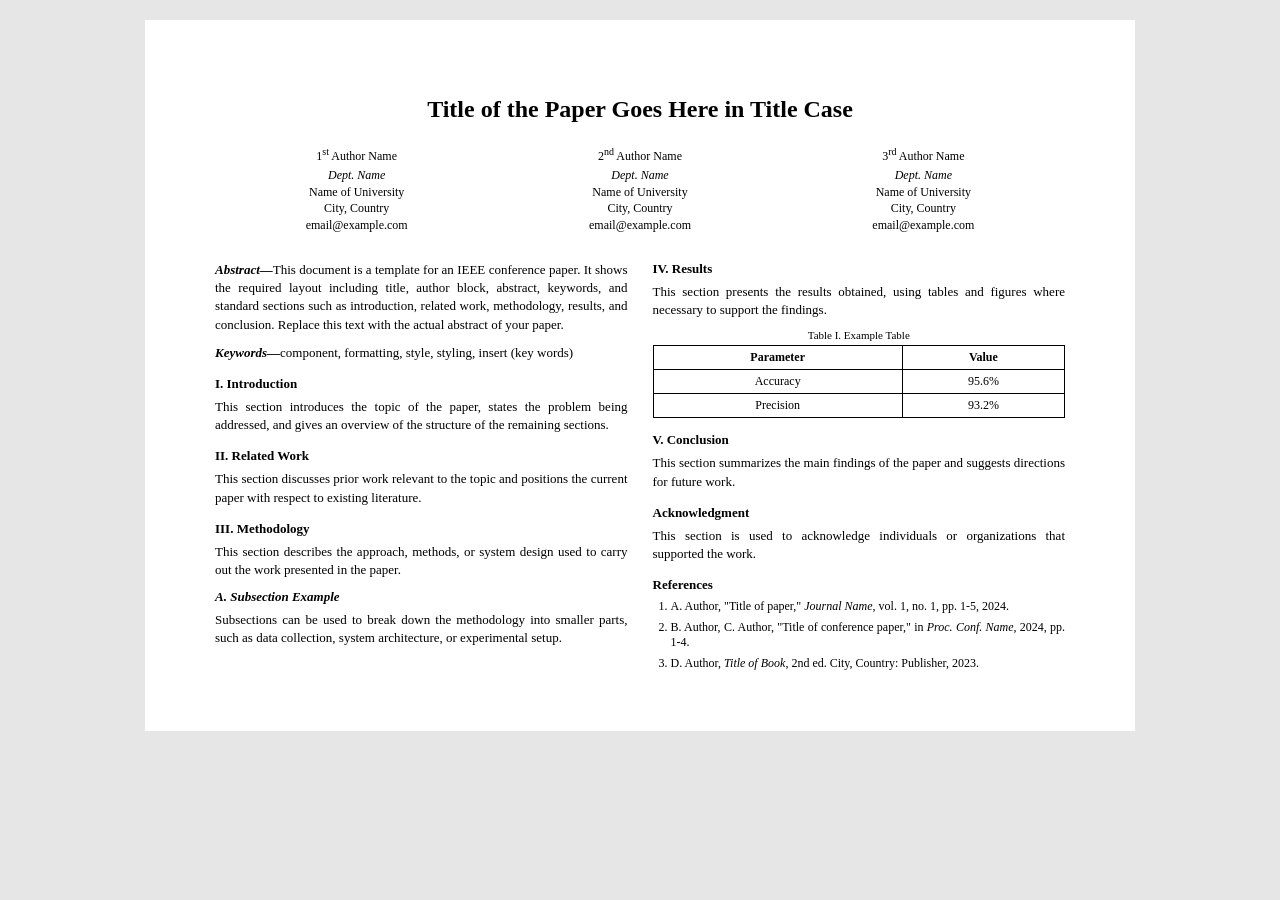
<file: Task1_IEEE_Paper_Template/index.html>
<!DOCTYPE html>
<html lang="en">
<head>
<meta charset="UTF-8">
<title>IEEE Paper Template</title>
<link rel="stylesheet" href="style.css">
</head>
<body>

<div class="paper">

  <h1 class="title">Title of the Paper Goes Here in Title Case</h1>

  <div class="authors">
    <div class="author">
      <p>1<sup>st</sup> Author Name</p>
      <p><i>Dept. Name</i><br>
      Name of University<br>
      City, Country<br>
      email@example.com</p>
    </div>
    <div class="author">
      <p>2<sup>nd</sup> Author Name</p>
      <p><i>Dept. Name</i><br>
      Name of University<br>
      City, Country<br>
      email@example.com</p>
    </div>
    <div class="author">
      <p>3<sup>rd</sup> Author Name</p>
      <p><i>Dept. Name</i><br>
      Name of University<br>
      City, Country<br>
      email@example.com</p>
    </div>
  </div>

  <div class="twocolumn">

    <p class="abstract"><b><i>Abstract—</i></b>This document is a template for an IEEE
    conference paper. It shows the required layout including title,
    author block, abstract, keywords, and standard sections such as
    introduction, related work, methodology, results, and conclusion.
    Replace this text with the actual abstract of your paper.</p>

    <p class="keywords"><b><i>Keywords—</i></b>component, formatting,
    style, styling, insert (key words)</p>

    <h2>I. Introduction</h2>
    <p>This section introduces the topic of the paper, states the
    problem being addressed, and gives an overview of the structure
    of the remaining sections.</p>

    <h2>II. Related Work</h2>
    <p>This section discusses prior work relevant to the topic and
    positions the current paper with respect to existing literature.</p>

    <h2>III. Methodology</h2>
    <p>This section describes the approach, methods, or system design
    used to carry out the work presented in the paper.</p>

    <h3>A. Subsection Example</h3>
    <p>Subsections can be used to break down the methodology into
    smaller parts, such as data collection, system architecture, or
    experimental setup.</p>

    <h2>IV. Results</h2>
    <p>This section presents the results obtained, using tables and
    figures where necessary to support the findings.</p>

    <table>
      <caption>Table I. Example Table</caption>
      <tr>
        <th>Parameter</th>
        <th>Value</th>
      </tr>
      <tr>
        <td>Accuracy</td>
        <td>95.6%</td>
      </tr>
      <tr>
        <td>Precision</td>
        <td>93.2%</td>
      </tr>
    </table>

    <h2>V. Conclusion</h2>
    <p>This section summarizes the main findings of the paper and
    suggests directions for future work.</p>

    <h2>Acknowledgment</h2>
    <p>This section is used to acknowledge individuals or organizations
    that supported the work.</p>

    <h2>References</h2>
    <ol class="references">
      <li>A. Author, "Title of paper," <i>Journal Name</i>, vol. 1, no. 1, pp. 1-5, 2024.</li>
      <li>B. Author, C. Author, "Title of conference paper," in <i>Proc. Conf. Name</i>, 2024, pp. 1-4.</li>
      <li>D. Author, <i>Title of Book</i>, 2nd ed. City, Country: Publisher, 2023.</li>
    </ol>

  </div>

</div>

</body>
</html>
</file>
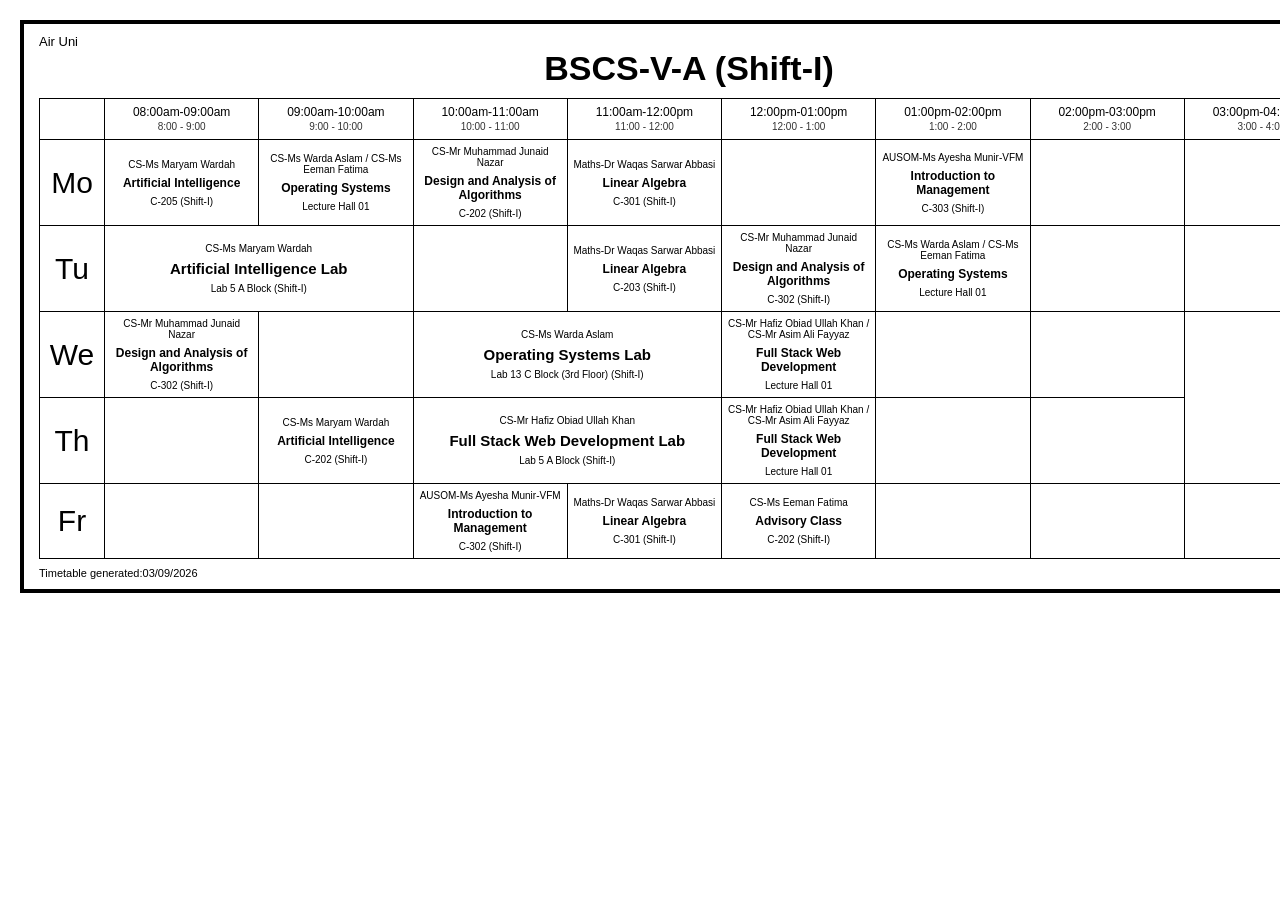
<file: Task2_Class_Timetable/index.html>
<!DOCTYPE html>
<html lang="en">
<head>
<meta charset="UTF-8">
<title>Class Timetable</title>
<link rel="stylesheet" href="style.css">
</head>
<body>

<div class="timetable-wrap">
  <p class="uni-name">Air Uni</p>
  <h1>BSCS-V-A (Shift-I)</h1>

  <table>
    <tr>
      <th class="daycol"></th>
      <th>08:00am-09:00am<br><span>8:00 - 9:00</span></th>
      <th>09:00am-10:00am<br><span>9:00 - 10:00</span></th>
      <th>10:00am-11:00am<br><span>10:00 - 11:00</span></th>
      <th>11:00am-12:00pm<br><span>11:00 - 12:00</span></th>
      <th>12:00pm-01:00pm<br><span>12:00 - 1:00</span></th>
      <th>01:00pm-02:00pm<br><span>1:00 - 2:00</span></th>
      <th>02:00pm-03:00pm<br><span>2:00 - 3:00</span></th>
      <th>03:00pm-04:00pm<br><span>3:00 - 4:00</span></th>
    </tr>

    <tr>
      <td class="daycol">Mo</td>
      <td>
        <p class="teacher">CS-Ms Maryam Wardah</p>
        <p class="course">Artificial Intelligence</p>
        <p class="room">C-205 (Shift-I)</p>
      </td>
      <td>
        <p class="teacher">CS-Ms Warda Aslam / CS-Ms Eeman Fatima</p>
        <p class="course">Operating Systems</p>
        <p class="room">Lecture Hall 01</p>
      </td>
      <td>
        <p class="teacher">CS-Mr Muhammad Junaid Nazar</p>
        <p class="course">Design and Analysis of Algorithms</p>
        <p class="room">C-202 (Shift-I)</p>
      </td>
      <td>
        <p class="teacher">Maths-Dr Waqas Sarwar Abbasi</p>
        <p class="course">Linear Algebra</p>
        <p class="room">C-301 (Shift-I)</p>
      </td>
      <td></td>
      <td>
        <p class="teacher">AUSOM-Ms Ayesha Munir-VFM</p>
        <p class="course">Introduction to Management</p>
        <p class="room">C-303 (Shift-I)</p>
      </td>
      <td></td>
      <td></td>
    </tr>

    <tr>
      <td class="daycol">Tu</td>
      <td class="merged" colspan="2">
        <p class="teacher">CS-Ms Maryam Wardah</p>
        <p class="course">Artificial Intelligence Lab</p>
        <p class="room">Lab 5 A Block (Shift-I)</p>
      </td>
      <td></td>
      <td>
        <p class="teacher">Maths-Dr Waqas Sarwar Abbasi</p>
        <p class="course">Linear Algebra</p>
        <p class="room">C-203 (Shift-I)</p>
      </td>
      <td>
        <p class="teacher">CS-Mr Muhammad Junaid Nazar</p>
        <p class="course">Design and Analysis of Algorithms</p>
        <p class="room">C-302 (Shift-I)</p>
      </td>
      <td>
        <p class="teacher">CS-Ms Warda Aslam / CS-Ms Eeman Fatima</p>
        <p class="course">Operating Systems</p>
        <p class="room">Lecture Hall 01</p>
      </td>
      <td></td>
      <td></td>
    </tr>

    <tr>
      <td class="daycol">We</td>
      <td>
        <p class="teacher">CS-Mr Muhammad Junaid Nazar</p>
        <p class="course">Design and Analysis of Algorithms</p>
        <p class="room">C-302 (Shift-I)</p>
      </td>
      <td></td>
      <td class="merged" colspan="2">
        <p class="teacher">CS-Ms Warda Aslam</p>
        <p class="course">Operating Systems Lab</p>
        <p class="room">Lab 13 C Block (3rd Floor) (Shift-I)</p>
      </td>
      <td>
        <p class="teacher">CS-Mr Hafiz Obiad Ullah Khan / CS-Mr Asim Ali Fayyaz</p>
        <p class="course">Full Stack Web Development</p>
        <p class="room">Lecture Hall 01</p>
      </td>
      <td></td>
      <td></td>
    </tr>

    <tr>
      <td class="daycol">Th</td>
      <td></td>
      <td>
        <p class="teacher">CS-Ms Maryam Wardah</p>
        <p class="course">Artificial Intelligence</p>
        <p class="room">C-202 (Shift-I)</p>
      </td>
      <td class="merged" colspan="2">
        <p class="teacher">CS-Mr Hafiz Obiad Ullah Khan</p>
        <p class="course">Full Stack Web Development Lab</p>
        <p class="room">Lab 5 A Block (Shift-I)</p>
      </td>
      <td>
        <p class="teacher">CS-Mr Hafiz Obiad Ullah Khan / CS-Mr Asim Ali Fayyaz</p>
        <p class="course">Full Stack Web Development</p>
        <p class="room">Lecture Hall 01</p>
      </td>
      <td></td>
      <td></td>
    </tr>

    <tr>
      <td class="daycol">Fr</td>
      <td></td>
      <td></td>
      <td>
        <p class="teacher">AUSOM-Ms Ayesha Munir-VFM</p>
        <p class="course">Introduction to Management</p>
        <p class="room">C-302 (Shift-I)</p>
      </td>
      <td>
        <p class="teacher">Maths-Dr Waqas Sarwar Abbasi</p>
        <p class="course">Linear Algebra</p>
        <p class="room">C-301 (Shift-I)</p>
      </td>
      <td>
        <p class="teacher">CS-Ms Eeman Fatima</p>
        <p class="course">Advisory Class</p>
        <p class="room">C-202 (Shift-I)</p>
      </td>
      <td></td>
      <td></td>
      <td></td>
    </tr>
  </table>

  <p class="footer">Timetable generated:03/09/2026</p>
</div>

</body>
</html>
</file>
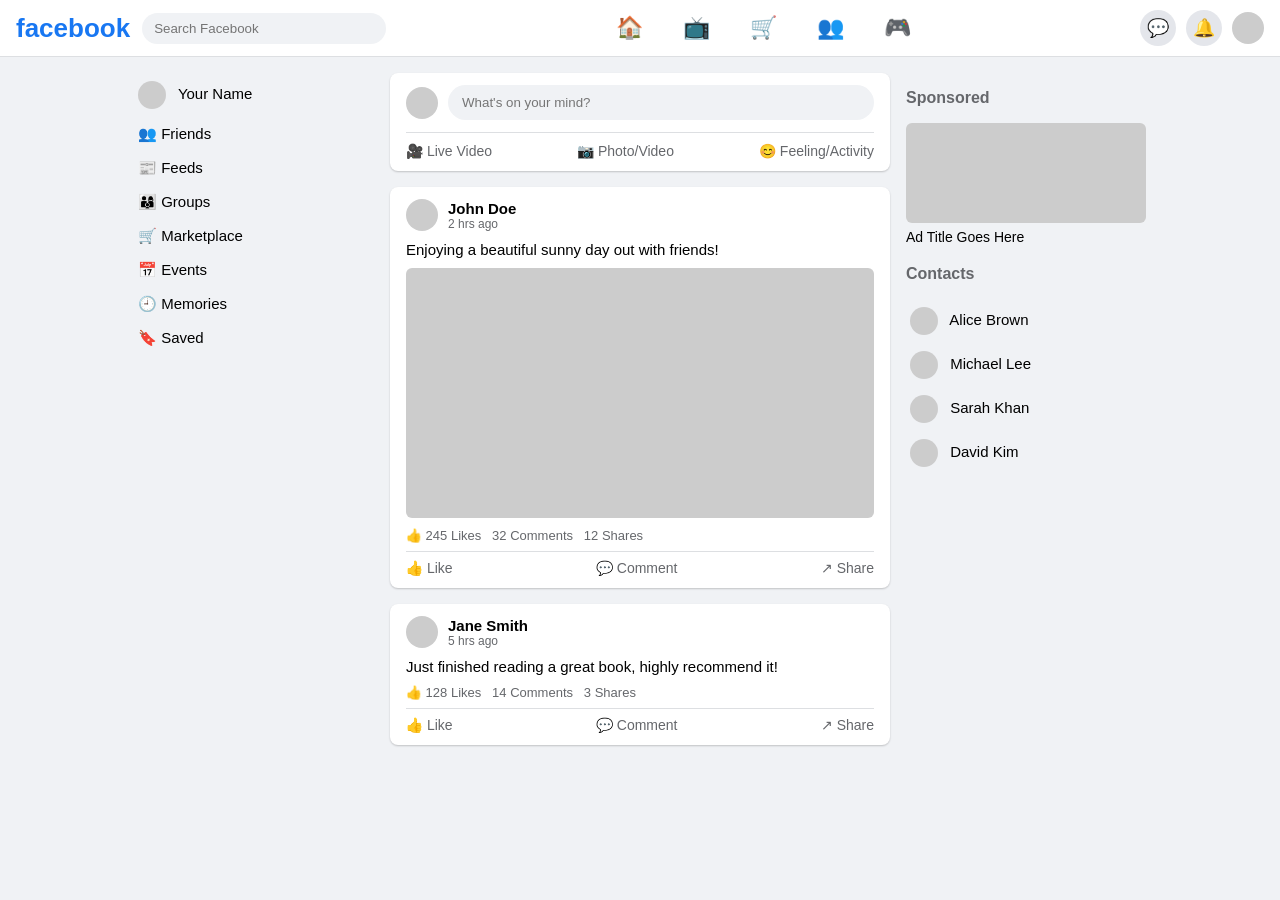
<file: Task3_Facebook_Homepage/index.html>
<!DOCTYPE html>
<html lang="en">
<head>
<meta charset="UTF-8">
<title>facebook</title>
<link rel="stylesheet" href="style.css">
</head>
<body>

<header class="topbar">
  <div class="logo">facebook</div>
  <input type="text" class="search" placeholder="Search Facebook">
  <div class="nav-icons">
    <span class="icon">🏠</span>
    <span class="icon">📺</span>
    <span class="icon">🛒</span>
    <span class="icon">👥</span>
    <span class="icon">🎮</span>
  </div>
  <div class="right-icons">
    <span class="icon">💬</span>
    <span class="icon">🔔</span>
    <span class="profile-pic"></span>
  </div>
</header>

<div class="content">

  <aside class="left-sidebar">
    <ul>
      <li><span class="profile-pic small"></span> Your Name</li>
      <li>👥 Friends</li>
      <li>📰 Feeds</li>
      <li>👨‍👩‍👦 Groups</li>
      <li>🛒 Marketplace</li>
      <li>📅 Events</li>
      <li>🕘 Memories</li>
      <li>🔖 Saved</li>
    </ul>
  </aside>

  <main class="feed">

    <div class="card create-post">
      <div class="create-post-row">
        <span class="profile-pic"></span>
        <input type="text" placeholder="What's on your mind?">
      </div>
      <div class="create-post-actions">
        <span>🎥 Live Video</span>
        <span>📷 Photo/Video</span>
        <span>😊 Feeling/Activity</span>
      </div>
    </div>

    <div class="card post">
      <div class="post-header">
        <span class="profile-pic"></span>
        <div class="post-user">
          <p class="name">John Doe</p>
          <p class="time">2 hrs ago</p>
        </div>
      </div>
      <p class="post-text">Enjoying a beautiful sunny day out with friends!</p>
      <div class="post-image"></div>
      <div class="post-stats">👍 245 Likes &nbsp; 32 Comments &nbsp; 12 Shares</div>
      <div class="post-actions">
        <span>👍 Like</span>
        <span>💬 Comment</span>
        <span>↗ Share</span>
      </div>
    </div>

    <div class="card post">
      <div class="post-header">
        <span class="profile-pic"></span>
        <div class="post-user">
          <p class="name">Jane Smith</p>
          <p class="time">5 hrs ago</p>
        </div>
      </div>
      <p class="post-text">Just finished reading a great book, highly recommend it!</p>
      <div class="post-stats">👍 128 Likes &nbsp; 14 Comments &nbsp; 3 Shares</div>
      <div class="post-actions">
        <span>👍 Like</span>
        <span>💬 Comment</span>
        <span>↗ Share</span>
      </div>
    </div>

  </main>

  <aside class="right-sidebar">
    <h3>Sponsored</h3>
    <div class="ad">
      <div class="ad-image"></div>
      <p>Ad Title Goes Here</p>
    </div>

    <h3>Contacts</h3>
    <ul>
      <li><span class="profile-pic small"></span> Alice Brown</li>
      <li><span class="profile-pic small"></span> Michael Lee</li>
      <li><span class="profile-pic small"></span> Sarah Khan</li>
      <li><span class="profile-pic small"></span> David Kim</li>
    </ul>
  </aside>

</div>

</body>
</html>
</file>
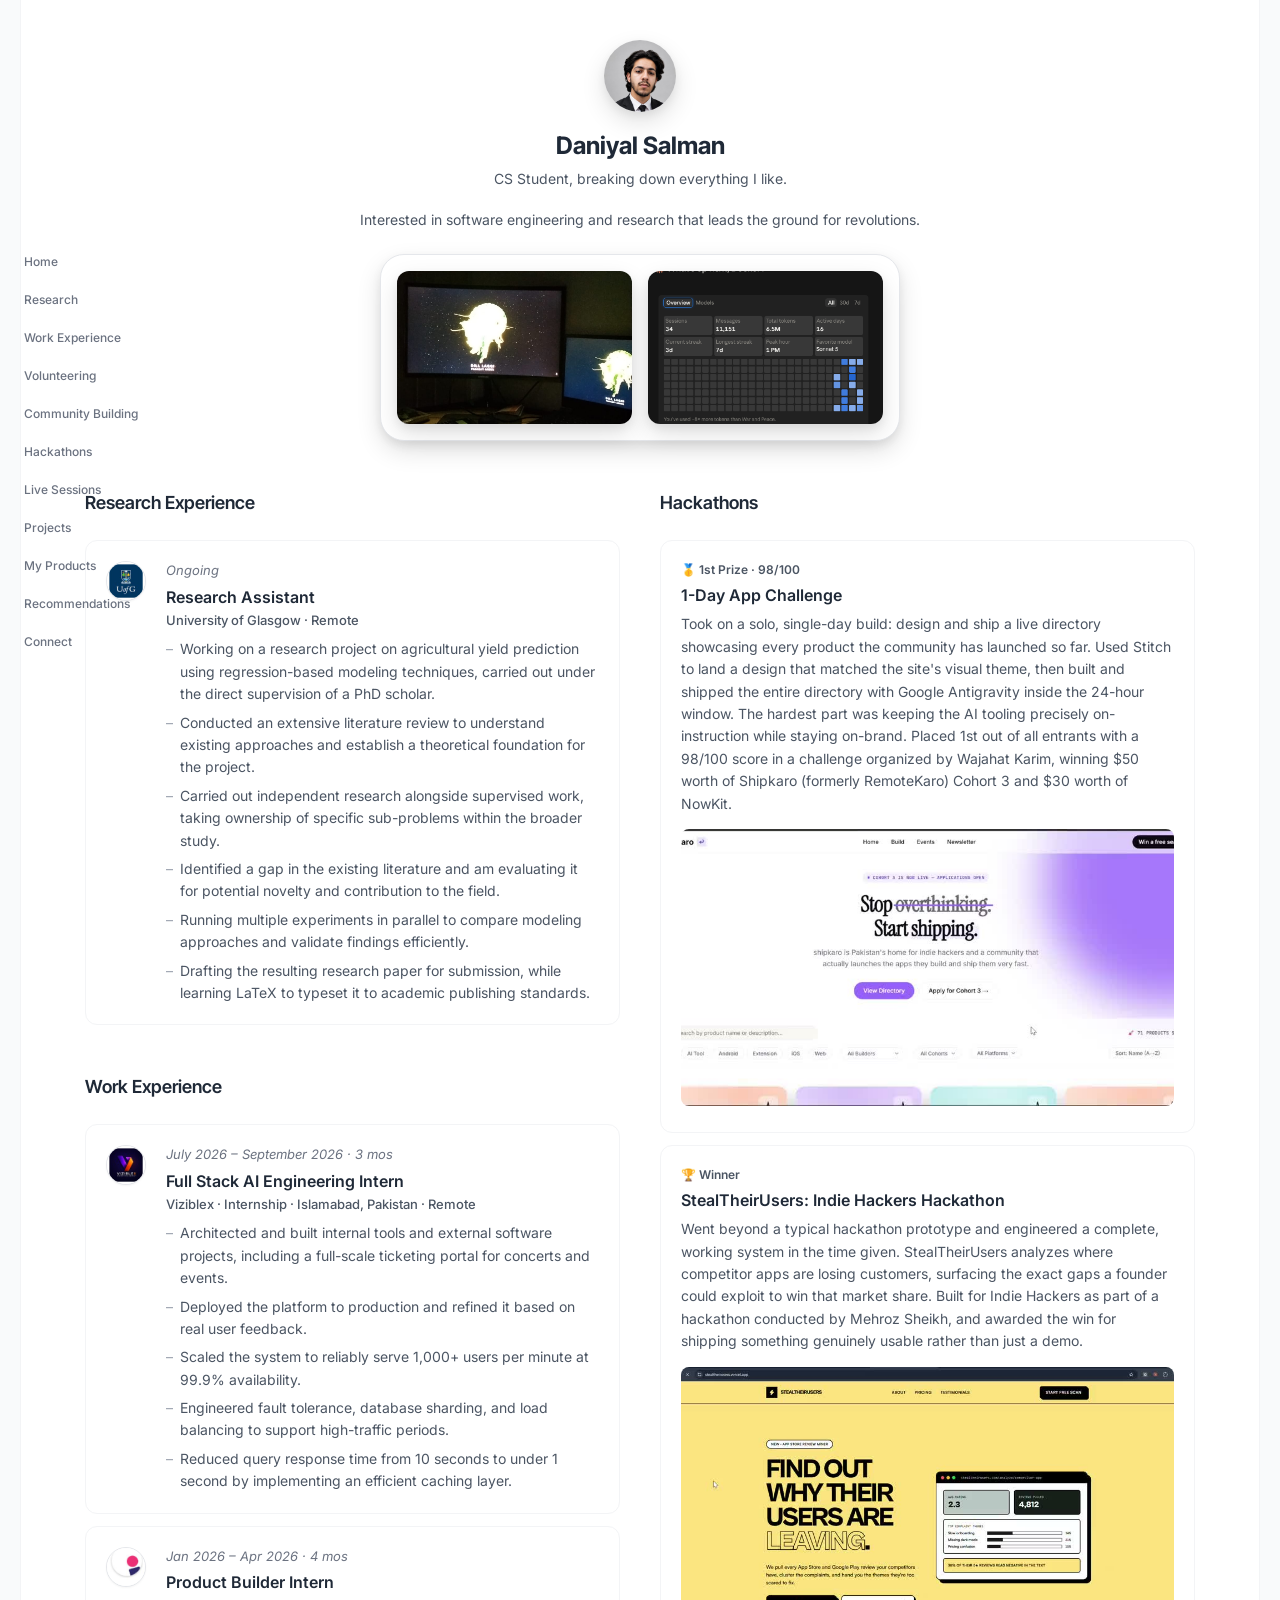
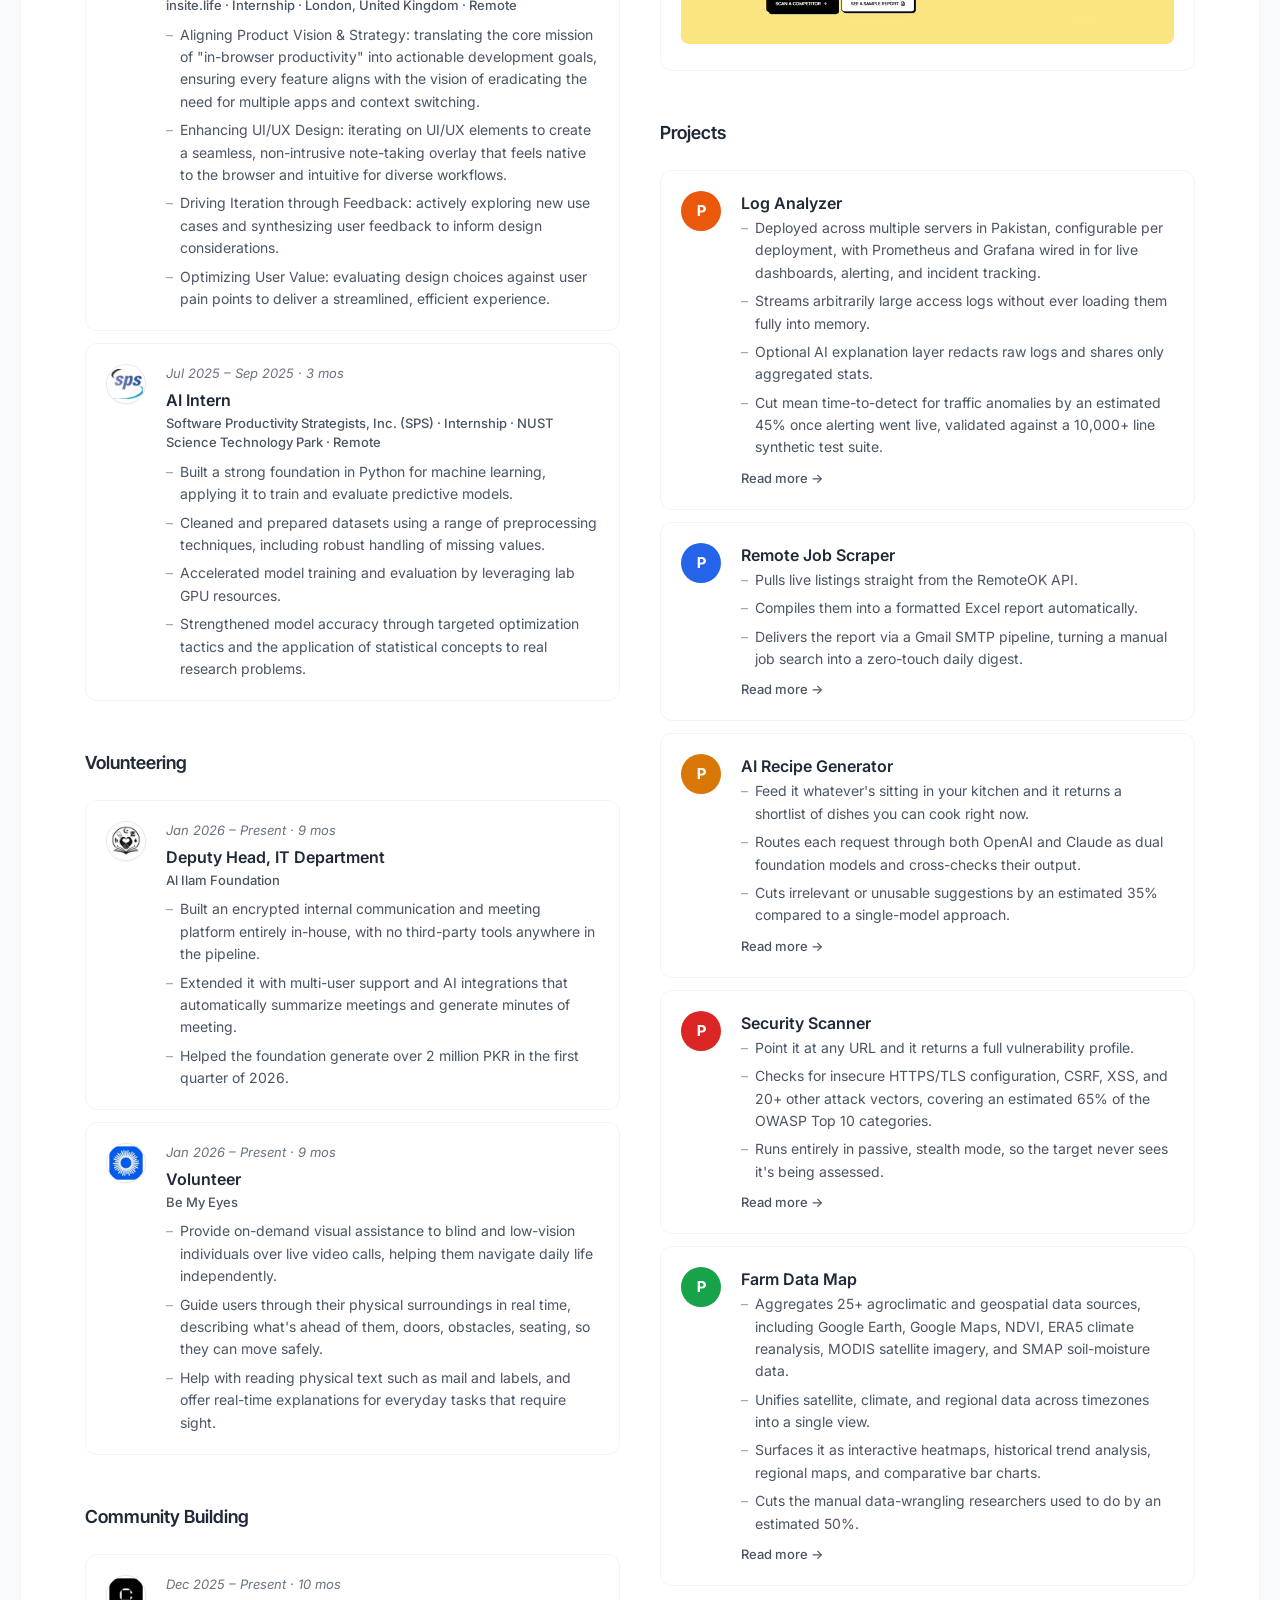
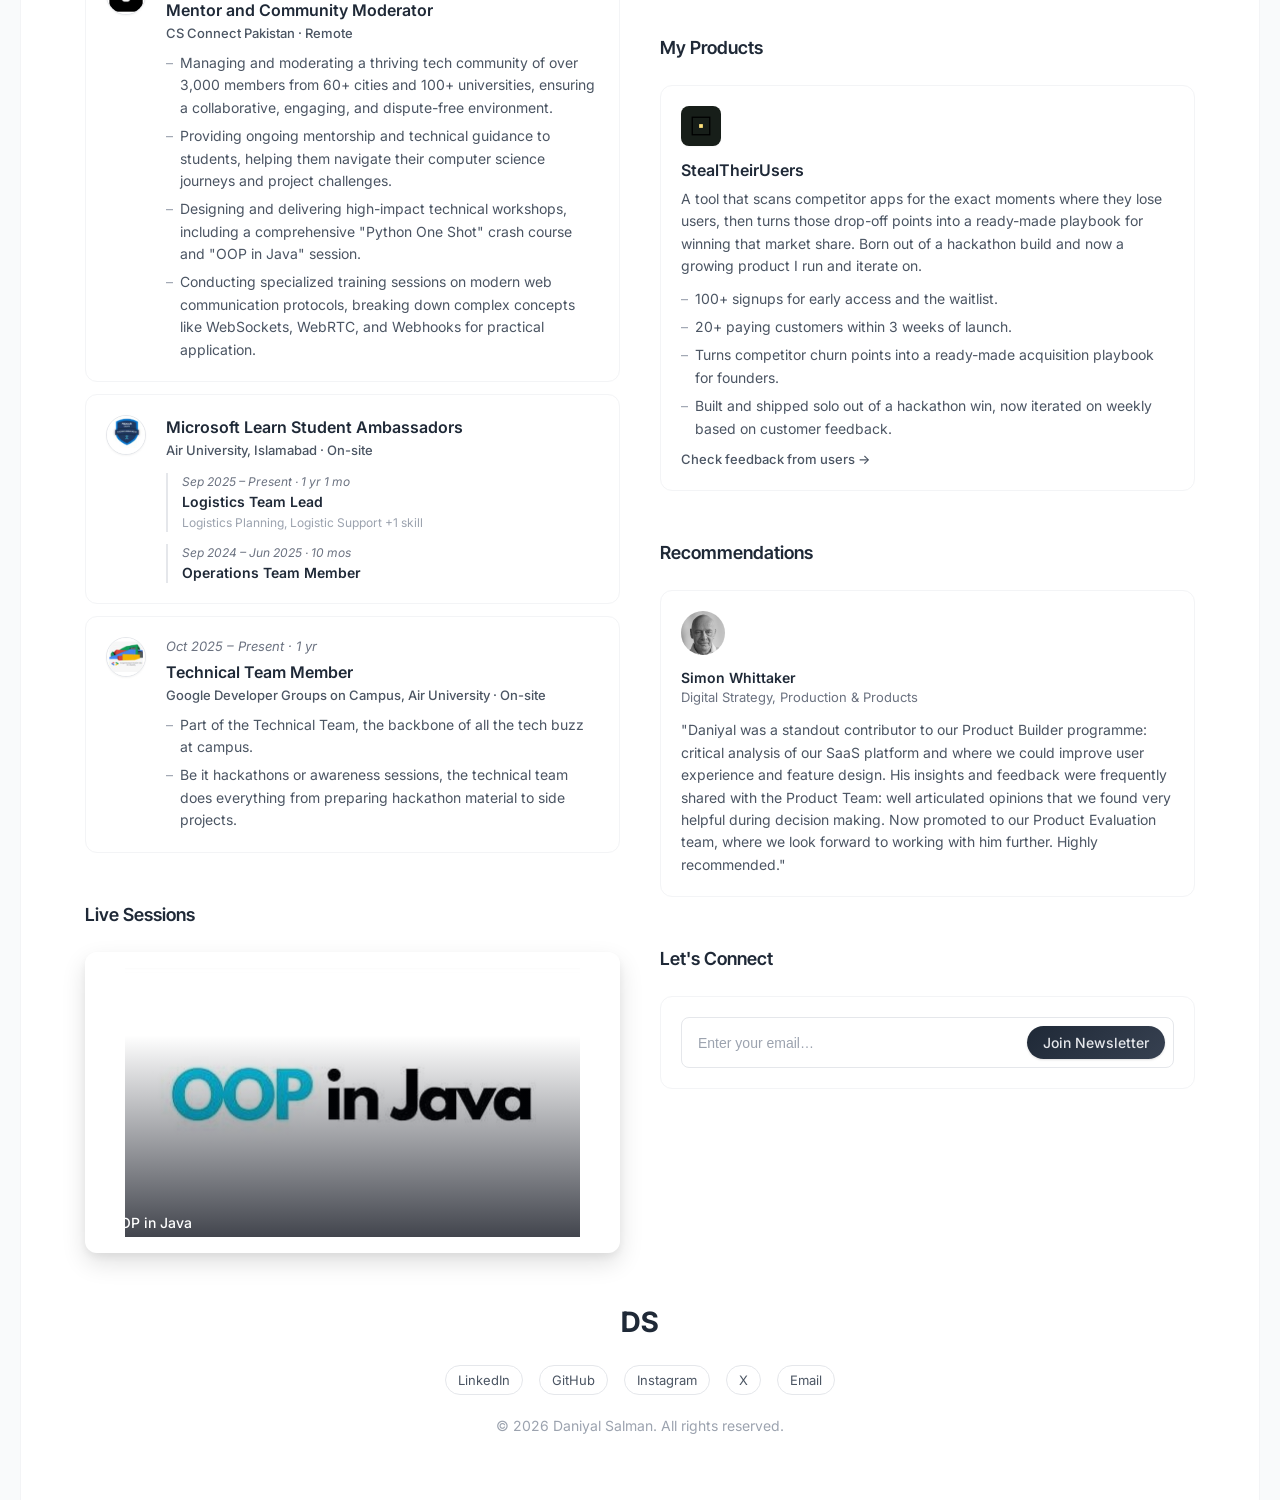
<file: Task4_Portfolio_2Column/index.html>
<!doctype html>
<html lang="en">
<head>
<meta charset="UTF-8">
<title>Daniyal Salman | CS Student</title>
<meta name="description" content="Daniyal Salman: CS student, breaking down everything I like.">

<link rel="icon" href="favicon/favicon.svg" type="image/svg+xml">
<link rel="icon" href="favicon/favicon.ico" sizes="any">
<link rel="icon" type="image/png" sizes="96x96" href="favicon/favicon-96x96.png">
<link rel="apple-touch-icon" href="favicon/apple-touch-icon.png">
<link rel="manifest" href="favicon/site.webmanifest">
<meta name="theme-color" content="#1f2937">

<link rel="preconnect" href="https://fonts.googleapis.com">
<link rel="preconnect" href="https://fonts.gstatic.com" crossorigin>
<link href="https://fonts.googleapis.com/css2?family=Inter:wght@400;500;600&family=Inter+Tight:wght@600;700&display=swap" rel="stylesheet">

<link rel="stylesheet" href="css/style.css">
</head>
<body>

<nav class="side-nav" aria-label="Section navigation">
  <ul>
    <li><a href="#home">Home</a></li>
    <li><a href="#research">Research</a></li>
    <li><a href="#experience">Work Experience</a></li>
    <li><a href="#volunteering">Volunteering</a></li>
    <li><a href="#community">Community Building</a></li>
    <li><a href="#hackathons">Hackathons</a></li>
    <li><a href="#tutorials">Live Sessions</a></li>
    <li><a href="#projects">Projects</a></li>
    <li><a href="#my-products">My Products</a></li>
    <li><a href="#recommendations">Recommendations</a></li>
    <li><a href="#connect">Connect</a></li>
  </ul>
</nav>

<div class="page">

  <header id="home" class="hero">
    <img class="hero__avatar" src="images/avatar.jpg" width="72" height="72" alt="Daniyal Salman">
    <h1 class="hero__name">Daniyal Salman</h1>
    <p class="hero__tagline">CS Student, breaking down everything I like.</p>
    <p class="hero__tagline">Interested in software engineering and research that leads the ground for revolutions.</p>

    <div class="hero__gallery-wrap">
      <div class="hero__gallery">
        <img class="gallery-photo" src="images/gallery-1.jpg" alt="Late-night desk setup with dual monitors">
        <img class="gallery-photo" src="images/gallery-2.png" alt="Claude usage stats overview">
      </div>
    </div>
  </header>

  <div class="columns">

  <div class="col">

  <section id="research" class="section">
    <h2 class="section__title">Research Experience</h2>
    <div class="stack">
      <article class="exp-card">
        <div class="exp-card__icon exp-card__icon--img"><img src="images/logos/glasgow.jpg" alt="University of Glasgow logo"></div>
        <div class="exp-card__body">
          <div class="exp-card__date">Ongoing</div>
          <h3 class="exp-card__title">Research Assistant</h3>
          <div class="exp-card__org">University of Glasgow &middot; Remote</div>
          <ul class="exp-card__bullets">
            <li>Working on a research project on agricultural yield prediction using regression-based modeling techniques, carried out under the direct supervision of a PhD scholar.</li>
            <li>Conducted an extensive literature review to understand existing approaches and establish a theoretical foundation for the project.</li>
            <li>Carried out independent research alongside supervised work, taking ownership of specific sub-problems within the broader study.</li>
            <li>Identified a gap in the existing literature and am evaluating it for potential novelty and contribution to the field.</li>
            <li>Running multiple experiments in parallel to compare modeling approaches and validate findings efficiently.</li>
            <li>Drafting the resulting research paper for submission, while learning LaTeX to typeset it to academic publishing standards.</li>
          </ul>
        </div>
      </article>
    </div>
  </section>

  <section id="experience" class="section">
    <h2 class="section__title">Work Experience</h2>
    <div class="stack">
      <article class="exp-card">
        <div class="exp-card__icon exp-card__icon--img"><img src="images/logos/viziblex.jpg" alt="Viziblex logo"></div>
        <div class="exp-card__body">
          <div class="exp-card__date">July 2026 &ndash; September 2026 &middot; 3 mos</div>
          <h3 class="exp-card__title">Full Stack AI Engineering Intern</h3>
          <div class="exp-card__org">Viziblex &middot; Internship &middot; Islamabad, Pakistan &middot; Remote</div>
          <ul class="exp-card__bullets">
            <li>Architected and built internal tools and external software projects, including a full-scale ticketing portal for concerts and events.</li>
            <li>Deployed the platform to production and refined it based on real user feedback.</li>
            <li>Scaled the system to reliably serve 1,000+ users per minute at 99.9% availability.</li>
            <li>Engineered fault tolerance, database sharding, and load balancing to support high-traffic periods.</li>
            <li>Reduced query response time from 10 seconds to under 1 second by implementing an efficient caching layer.</li>
          </ul>
        </div>
      </article>

      <article class="exp-card">
        <div class="exp-card__icon exp-card__icon--img"><img src="images/logos/insite-life.jpg" alt="insite.life logo"></div>
        <div class="exp-card__body">
          <div class="exp-card__date">Jan 2026 &ndash; Apr 2026 &middot; 4 mos</div>
          <h3 class="exp-card__title">Product Builder Intern</h3>
          <div class="exp-card__org">insite.life &middot; Internship &middot; London, United Kingdom &middot; Remote</div>
          <ul class="exp-card__bullets">
            <li>Aligning Product Vision &amp; Strategy: translating the core mission of "in-browser productivity" into actionable development goals, ensuring every feature aligns with the vision of eradicating the need for multiple apps and context switching.</li>
            <li>Enhancing UI/UX Design: iterating on UI/UX elements to create a seamless, non-intrusive note-taking overlay that feels native to the browser and intuitive for diverse workflows.</li>
            <li>Driving Iteration through Feedback: actively exploring new use cases and synthesizing user feedback to inform design considerations.</li>
            <li>Optimizing User Value: evaluating design choices against user pain points to deliver a streamlined, efficient experience.</li>
          </ul>
        </div>
      </article>

      <article class="exp-card">
        <div class="exp-card__icon exp-card__icon--img"><img src="images/logos/sps.jpg" alt="Software Productivity Strategists (SPS) logo"></div>
        <div class="exp-card__body">
          <div class="exp-card__date">Jul 2025 &ndash; Sep 2025 &middot; 3 mos</div>
          <h3 class="exp-card__title">AI Intern</h3>
          <div class="exp-card__org">Software Productivity Strategists, Inc. (SPS) &middot; Internship &middot; NUST Science Technology Park &middot; Remote</div>
          <ul class="exp-card__bullets">
            <li>Built a strong foundation in Python for machine learning, applying it to train and evaluate predictive models.</li>
            <li>Cleaned and prepared datasets using a range of preprocessing techniques, including robust handling of missing values.</li>
            <li>Accelerated model training and evaluation by leveraging lab GPU resources.</li>
            <li>Strengthened model accuracy through targeted optimization tactics and the application of statistical concepts to real research problems.</li>
          </ul>
        </div>
      </article>
    </div>
  </section>

  <section id="volunteering" class="section">
    <h2 class="section__title">Volunteering</h2>
    <div class="stack">
      <article class="exp-card">
        <div class="exp-card__icon exp-card__icon--img"><img src="images/logos/al-ilam.jpg" alt="Al Ilam Foundation logo"></div>
        <div class="exp-card__body">
          <div class="exp-card__date">Jan 2026 &ndash; Present &middot; 9 mos</div>
          <h3 class="exp-card__title">Deputy Head, IT Department</h3>
          <div class="exp-card__org">Al Ilam Foundation</div>
          <ul class="exp-card__bullets">
            <li>Built an encrypted internal communication and meeting platform entirely in-house, with no third-party tools anywhere in the pipeline.</li>
            <li>Extended it with multi-user support and AI integrations that automatically summarize meetings and generate minutes of meeting.</li>
            <li>Helped the foundation generate over 2 million PKR in the first quarter of 2026.</li>
          </ul>
        </div>
      </article>

      <article class="exp-card">
        <div class="exp-card__icon exp-card__icon--img"><img src="images/logos/be-my-eyes.jpg" alt="Be My Eyes logo"></div>
        <div class="exp-card__body">
          <div class="exp-card__date">Jan 2026 &ndash; Present &middot; 9 mos</div>
          <h3 class="exp-card__title">Volunteer</h3>
          <div class="exp-card__org">Be My Eyes</div>
          <ul class="exp-card__bullets">
            <li>Provide on-demand visual assistance to blind and low-vision individuals over live video calls, helping them navigate daily life independently.</li>
            <li>Guide users through their physical surroundings in real time, describing what's ahead of them, doors, obstacles, seating, so they can move safely.</li>
            <li>Help with reading physical text such as mail and labels, and offer real-time explanations for everyday tasks that require sight.</li>
          </ul>
        </div>
      </article>
    </div>
  </section>

  <section id="community" class="section">
    <h2 class="section__title">Community Building</h2>
    <div class="stack">
      <article class="exp-card">
        <div class="exp-card__icon exp-card__icon--img"><img src="images/logos/cs-connect.jpg" alt="CS Connect Pakistan logo"></div>
        <div class="exp-card__body">
          <div class="exp-card__date">Dec 2025 &ndash; Present &middot; 10 mos</div>
          <h3 class="exp-card__title">Mentor and Community Moderator</h3>
          <div class="exp-card__org">CS Connect Pakistan &middot; Remote</div>
          <ul class="exp-card__bullets">
            <li>Managing and moderating a thriving tech community of over 3,000 members from 60+ cities and 100+ universities, ensuring a collaborative, engaging, and dispute-free environment.</li>
            <li>Providing ongoing mentorship and technical guidance to students, helping them navigate their computer science journeys and project challenges.</li>
            <li>Designing and delivering high-impact technical workshops, including a comprehensive "Python One Shot" crash course and "OOP in Java" session.</li>
            <li>Conducting specialized training sessions on modern web communication protocols, breaking down complex concepts like WebSockets, WebRTC, and Webhooks for practical application.</li>
          </ul>
        </div>
      </article>

      <article class="exp-card">
        <div class="exp-card__icon exp-card__icon--img"><img src="images/logos/mlsa.jpg" alt="Microsoft Learn Student Ambassadors logo"></div>
        <div class="exp-card__body">
          <h3 class="exp-card__title">Microsoft Learn Student Ambassadors</h3>
          <div class="exp-card__org">Air University, Islamabad &middot; On-site</div>
          <div class="exp-role">
            <div class="exp-role__date">Sep 2025 &ndash; Present &middot; 1 yr 1 mo</div>
            <div class="exp-role__title">Logistics Team Lead</div>
            <div class="exp-role__skills">Logistics Planning, Logistic Support +1 skill</div>
          </div>
          <div class="exp-role">
            <div class="exp-role__date">Sep 2024 &ndash; Jun 2025 &middot; 10 mos</div>
            <div class="exp-role__title">Operations Team Member</div>
          </div>
        </div>
      </article>

      <article class="exp-card">
        <div class="exp-card__icon exp-card__icon--img"><img src="images/logos/gdg.jpg" alt="Google Developer Groups on Campus logo"></div>
        <div class="exp-card__body">
          <div class="exp-card__date">Oct 2025 &ndash; Present &middot; 1 yr</div>
          <h3 class="exp-card__title">Technical Team Member</h3>
          <div class="exp-card__org">Google Developer Groups on Campus, Air University &middot; On-site</div>
          <ul class="exp-card__bullets">
            <li>Part of the Technical Team, the backbone of all the tech buzz at campus.</li>
            <li>Be it hackathons or awareness sessions, the technical team does everything from preparing hackathon material to side projects.</li>
          </ul>
        </div>
      </article>
    </div>
  </section>

  <section id="tutorials" class="section">
    <h2 class="section__title">Live Sessions</h2>
    <div class="tutorials-grid">
      <article class="media-card">
        <figure class="media-card__figure">
          <img src="images/tutorial-1.jpg" width="600" height="338" alt="OOP in Java tutorial thumbnail">
        </figure>
        <div class="media-card__body">
          <h3><a href="https://www.youtube.com/watch?v=z0wkIfe1x8o" target="_blank" rel="noopener noreferrer">OOP in Java</a></h3>
        </div>
      </article>
    </div>
  </section>

  </div>

  <div class="col">

  <section id="hackathons" class="section">
    <h2 class="section__title">Hackathons</h2>
    <div class="stack">
      <article class="hackathon-card">
        <div class="hackathon-card__result">&#129351; 1st Prize &middot; 98/100</div>
        <h3 class="hackathon-card__title">1-Day App Challenge</h3>
        <p class="hackathon-card__desc">Took on a solo, single-day build: design and ship a live directory showcasing every product the community has launched so far. Used Stitch to land a design that matched the site's visual theme, then built and shipped the entire directory with Google Antigravity inside the 24-hour window. The hardest part was keeping the AI tooling precisely on-instruction while staying on-brand. Placed 1st out of all entrants with a 98/100 score in a challenge organized by Wajahat Karim, winning $50 worth of Shipkaro (formerly RemoteKaro) Cohort 3 and $30 worth of NowKit.</p>
        <video class="scroll-video" muted loop playsinline autoplay preload="metadata" poster="images/1-day-app-challenge-poster.jpg">
          <source src="videos/1-day-app-challenge.mp4" type="video/mp4">
        </video>
      </article>

      <article class="hackathon-card">
        <div class="hackathon-card__result">&#127942; Winner</div>
        <h3 class="hackathon-card__title">StealTheirUsers: Indie Hackers Hackathon</h3>
        <p class="hackathon-card__desc">Went beyond a typical hackathon prototype and engineered a complete, working system in the time given. StealTheirUsers analyzes where competitor apps are losing customers, surfacing the exact gaps a founder could exploit to win that market share. Built for Indie Hackers as part of a hackathon conducted by Mehroz Sheikh, and awarded the win for shipping something genuinely usable rather than just a demo.</p>
        <video class="scroll-video" muted loop playsinline autoplay preload="metadata" poster="images/steal-their-users-poster.jpg">
          <source src="videos/steal-their-users.mp4" type="video/mp4">
        </video>
      </article>
    </div>
  </section>

  <section id="projects" class="section">
    <h2 class="section__title">Projects</h2>
    <div class="stack">
      <article class="exp-card">
        <div class="exp-card__icon" style="--badge:#EA580C">P</div>
        <div class="exp-card__body">
          <h3 class="exp-card__title">Log Analyzer</h3>
          <ul class="exp-card__bullets">
            <li>Deployed across multiple servers in Pakistan, configurable per deployment, with Prometheus and Grafana wired in for live dashboards, alerting, and incident tracking.</li>
            <li>Streams arbitrarily large access logs without ever loading them fully into memory.</li>
            <li>Optional AI explanation layer redacts raw logs and shares only aggregated stats.</li>
            <li>Cut mean time-to-detect for traffic anomalies by an estimated 45% once alerting went live, validated against a 10,000+ line synthetic test suite.</li>
          </ul>
          <a class="exp-card__link" href="https://github.com/daniyalsalman/analyzer_log" target="_blank" rel="noopener noreferrer">Read more &rarr;</a>
        </div>
      </article>

      <article class="exp-card">
        <div class="exp-card__icon" style="--badge:#2563EB">P</div>
        <div class="exp-card__body">
          <h3 class="exp-card__title">Remote Job Scraper</h3>
          <ul class="exp-card__bullets">
            <li>Pulls live listings straight from the RemoteOK API.</li>
            <li>Compiles them into a formatted Excel report automatically.</li>
            <li>Delivers the report via a Gmail SMTP pipeline, turning a manual job search into a zero-touch daily digest.</li>
          </ul>
          <a class="exp-card__link" href="https://github.com/daniyalsalman/Web_Scraping" target="_blank" rel="noopener noreferrer">Read more &rarr;</a>
        </div>
      </article>

      <article class="exp-card">
        <div class="exp-card__icon" style="--badge:#D97706">P</div>
        <div class="exp-card__body">
          <h3 class="exp-card__title">AI Recipe Generator</h3>
          <ul class="exp-card__bullets">
            <li>Feed it whatever's sitting in your kitchen and it returns a shortlist of dishes you can cook right now.</li>
            <li>Routes each request through both OpenAI and Claude as dual foundation models and cross-checks their output.</li>
            <li>Cuts irrelevant or unusable suggestions by an estimated 35% compared to a single-model approach.</li>
          </ul>
          <a class="exp-card__link" href="https://github.com/daniyalsalman/ai_recipe_generator-python" target="_blank" rel="noopener noreferrer">Read more &rarr;</a>
        </div>
      </article>

      <article class="exp-card">
        <div class="exp-card__icon" style="--badge:#DC2626">P</div>
        <div class="exp-card__body">
          <h3 class="exp-card__title">Security Scanner</h3>
          <ul class="exp-card__bullets">
            <li>Point it at any URL and it returns a full vulnerability profile.</li>
            <li>Checks for insecure HTTPS/TLS configuration, CSRF, XSS, and 20+ other attack vectors, covering an estimated 65% of the OWASP Top 10 categories.</li>
            <li>Runs entirely in passive, stealth mode, so the target never sees it's being assessed.</li>
          </ul>
          <a class="exp-card__link" href="https://github.com/daniyalsalman/security_scanner" target="_blank" rel="noopener noreferrer">Read more &rarr;</a>
        </div>
      </article>

      <article class="exp-card">
        <div class="exp-card__icon" style="--badge:#16A34A">P</div>
        <div class="exp-card__body">
          <h3 class="exp-card__title">Farm Data Map</h3>
          <ul class="exp-card__bullets">
            <li>Aggregates 25+ agroclimatic and geospatial data sources, including Google Earth, Google Maps, NDVI, ERA5 climate reanalysis, MODIS satellite imagery, and SMAP soil-moisture data.</li>
            <li>Unifies satellite, climate, and regional data across timezones into a single view.</li>
            <li>Surfaces it as interactive heatmaps, historical trend analysis, regional maps, and comparative bar charts.</li>
            <li>Cuts the manual data-wrangling researchers used to do by an estimated 50%.</li>
          </ul>
          <a class="exp-card__link" href="https://github.com/daniyalsalman/farm-data-map" target="_blank" rel="noopener noreferrer">Read more &rarr;</a>
        </div>
      </article>
    </div>
  </section>

  <section id="my-products" class="section">
    <h2 class="section__title">My Products</h2>
    <div class="stack">
      <article class="project-card">
        <div class="project-card__icon project-card__icon--img">
          <img src="images/stealtheirusers-icon.svg" width="20" height="20" alt="StealTheirUsers icon">
        </div>
        <h3 class="project-card__title">StealTheirUsers</h3>
        <p class="project-card__desc">A tool that scans competitor apps for the exact moments where they lose users, then turns those drop-off points into a ready-made playbook for winning that market share. Born out of a hackathon build and now a growing product I run and iterate on.</p>
        <ul class="exp-card__bullets">
          <li>100+ signups for early access and the waitlist.</li>
          <li>20+ paying customers within 3 weeks of launch.</li>
          <li>Turns competitor churn points into a ready-made acquisition playbook for founders.</li>
          <li>Built and shipped solo out of a hackathon win, now iterated on weekly based on customer feedback.</li>
        </ul>
        <a class="exp-card__link" href="https://stealtheirusers.vercel.app/" target="_blank" rel="noopener noreferrer">Check feedback from users &rarr;</a>
      </article>
    </div>
  </section>

  <section id="recommendations" class="section">
    <h2 class="section__title">Recommendations</h2>
    <article class="testimonial-card">
      <img class="testimonial-card__avatar" src="images/testimonial-1.jpg" width="44" height="44" alt="Simon Whittaker">
      <div class="testimonial-card__name">Simon Whittaker</div>
      <div class="testimonial-card__role">Digital Strategy, Production &amp; Products</div>
      <p class="testimonial-card__quote">"Daniyal was a standout contributor to our Product Builder programme: critical analysis of our SaaS platform and where we could improve user experience and feature design. His insights and feedback were frequently shared with the Product Team: well articulated opinions that we found very helpful during decision making. Now promoted to our Product Evaluation team, where we look forward to working with him further. Highly recommended."</p>
    </article>
  </section>

  <section id="connect" class="section">
    <h2 class="section__title">Let's Connect</h2>
    <div class="newsletter">
      <form>
        <input type="email" name="email" placeholder="Enter your email&hellip;" aria-label="Enter your email to subscribe to my newsletter" autocomplete="off">
        <button class="btn" type="submit">Join Newsletter</button>
      </form>
    </div>
  </section>

  </div>

  </div>

  <footer class="footer">
    <div class="footer__mark">DS</div>
    <ul class="social-icons">
      <li><a href="https://www.linkedin.com/in/daniyal-s-500b82330/" target="_blank" rel="noopener noreferrer">LinkedIn</a></li>
      <li><a href="https://github.com/daniyalsalman" target="_blank" rel="noopener noreferrer">GitHub</a></li>
      <li><a href="https://www.instagram.com/daniyals._/" target="_blank" rel="noopener noreferrer">Instagram</a></li>
      <li><a href="https://x.com/daniyals_" target="_blank" rel="noopener noreferrer">X</a></li>
      <li><a href="mailto:daniyalsalmantt@gmail.com">Email</a></li>
    </ul>
    <p class="footer__copyright">&copy; 2026 Daniyal Salman. All rights reserved.</p>
  </footer>

</div>

</body>
</html>
</file>
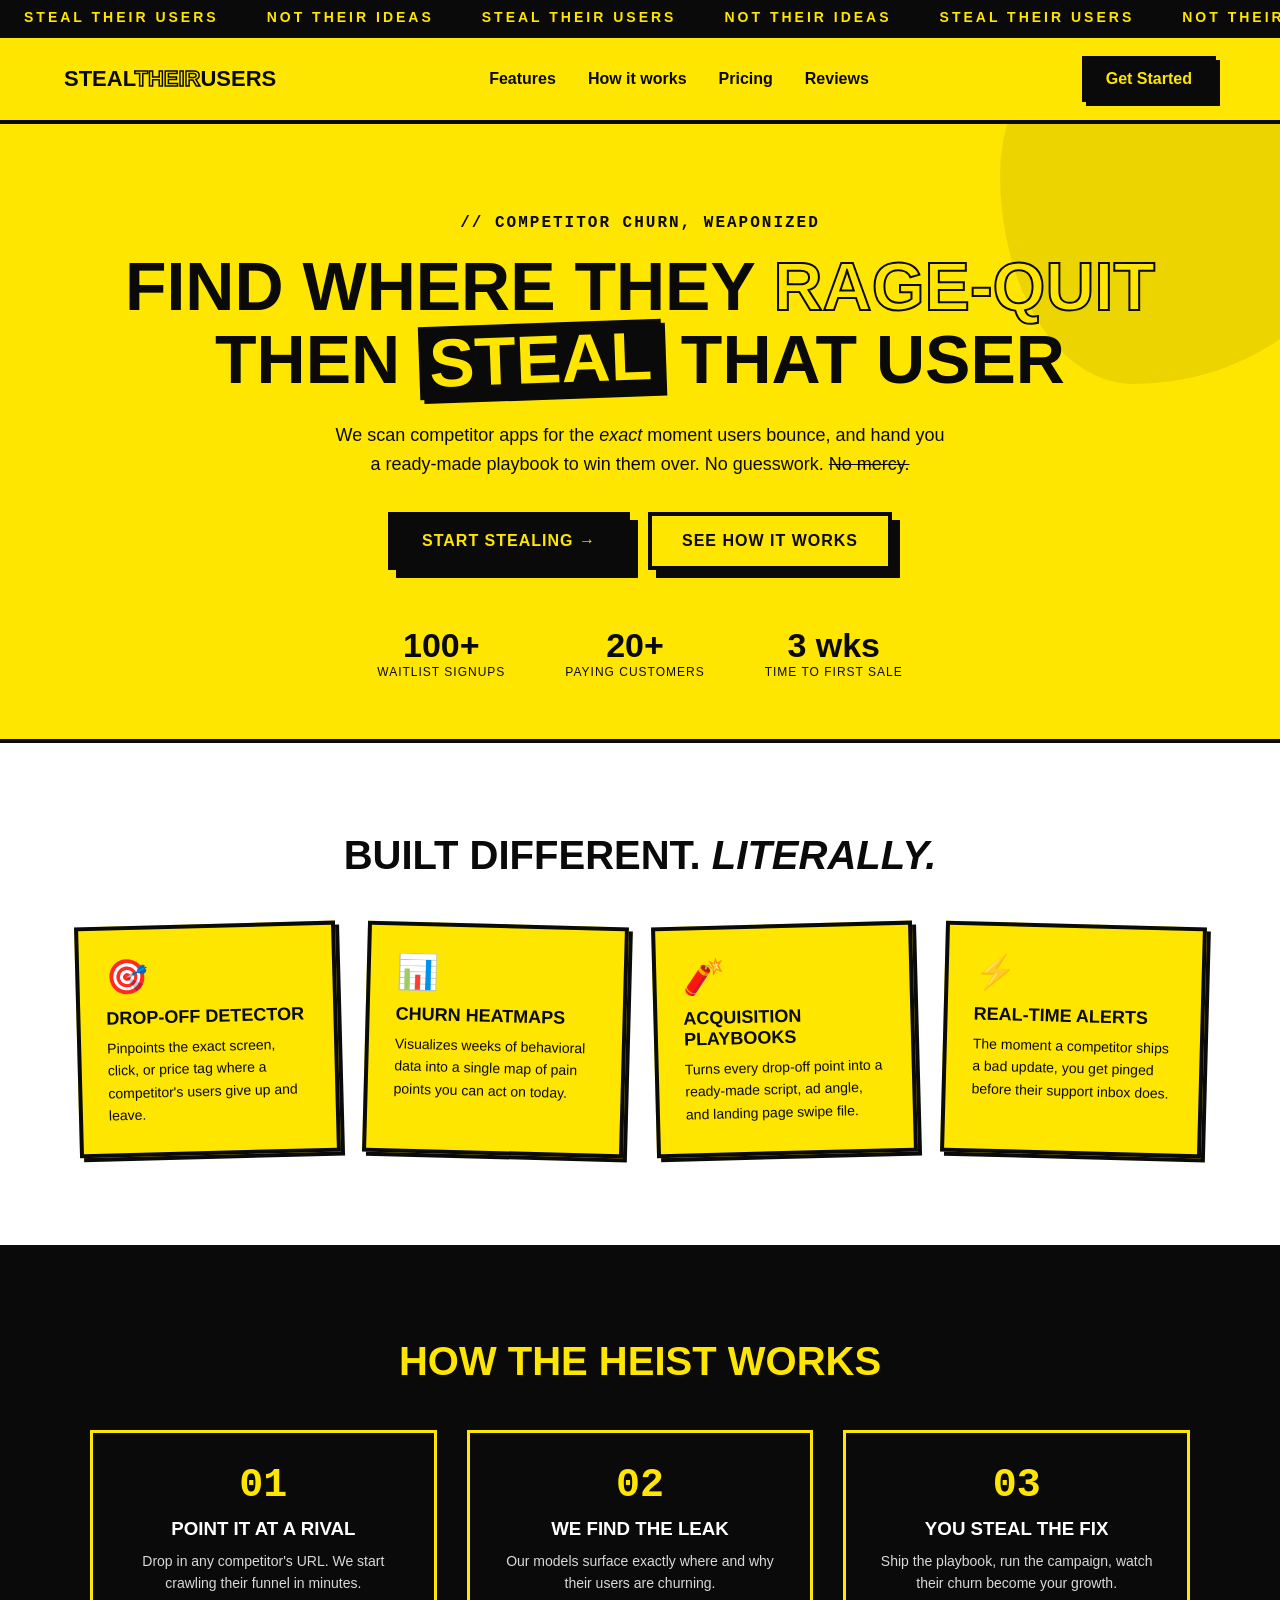
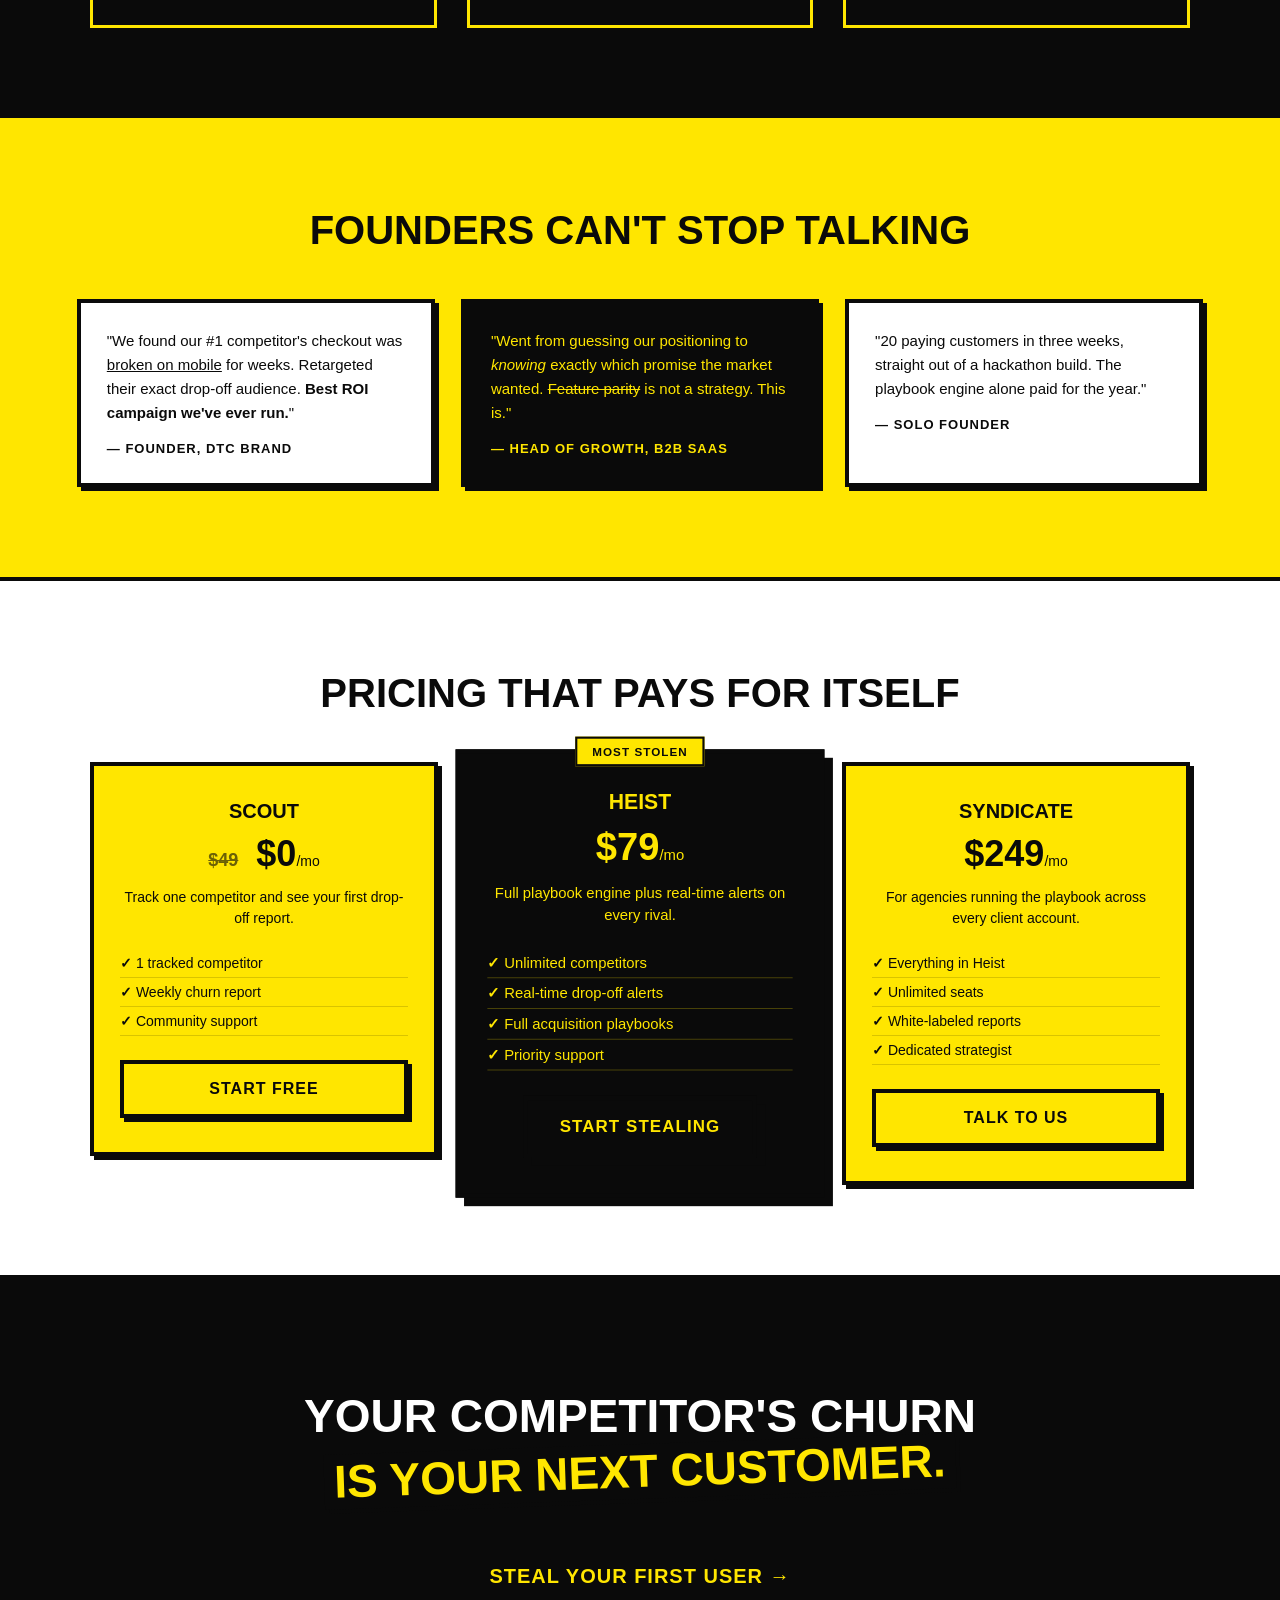
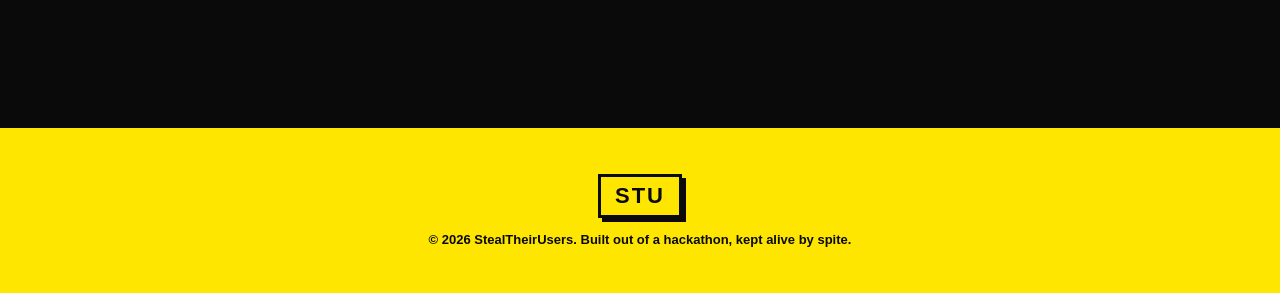
<file: Task5_StealTheirUsers_Landing/index.html>
<!DOCTYPE html>
<html lang="en">
<head>
<meta charset="UTF-8">
<meta name="viewport" content="width=device-width, initial-scale=1.0">
<title>StealTheirUsers — steal smarter</title>
<link rel="stylesheet" href="style.css">
</head>
<body>

<div class="marquee">
  <div class="marquee__track">
    <span>STEAL THEIR USERS</span><span>NOT THEIR IDEAS</span><span>STEAL THEIR USERS</span><span>NOT THEIR IDEAS</span><span>STEAL THEIR USERS</span><span>NOT THEIR IDEAS</span><span>STEAL THEIR USERS</span><span>NOT THEIR IDEAS</span>
  </div>
</div>

<header class="nav">
  <div class="nav__logo">Steal<span>Their</span>Users</div>
  <ul class="nav__links">
    <li><a href="#features">Features</a></li>
    <li><a href="#how">How it works</a></li>
    <li><a href="#pricing">Pricing</a></li>
    <li><a href="#reviews">Reviews</a></li>
  </ul>
  <a class="nav__cta" href="#pricing">Get Started</a>
</header>

<section class="hero">
  <div class="hero__blob"></div>
  <p class="hero__eyebrow">// competitor churn, weaponized</p>
  <h1 class="hero__title">
    FIND WHERE THEY <span class="outline-text">RAGE-QUIT</span><br>
    THEN <span class="fill-text">STEAL</span> THAT USER
  </h1>
  <p class="hero__sub">We scan competitor apps for the <em>exact</em> moment users bounce, and hand you a ready-made playbook to win them over. No guesswork. <s>No mercy.</s></p>
  <div class="hero__actions">
    <a class="btn btn--primary" href="#pricing">Start Stealing &rarr;</a>
    <a class="btn btn--ghost" href="#how">See how it works</a>
  </div>
  <div class="hero__stats">
    <div><b>100+</b><small>waitlist signups</small></div>
    <div><b>20+</b><small>paying customers</small></div>
    <div><b>3 wks</b><small>time to first sale</small></div>
  </div>
</section>

<section id="features" class="features">
  <h2 class="section-title">Built different. <i>Literally.</i></h2>
  <div class="features__grid">
    <article class="card card--rot-l">
      <div class="card__icon">🎯</div>
      <h3>Drop-off Detector</h3>
      <p>Pinpoints the exact screen, click, or price tag where a competitor's users give up and leave.</p>
    </article>
    <article class="card card--rot-r">
      <div class="card__icon">📊</div>
      <h3>Churn Heatmaps</h3>
      <p>Visualizes weeks of behavioral data into a single map of pain points you can act on today.</p>
    </article>
    <article class="card card--rot-l">
      <div class="card__icon">🧨</div>
      <h3>Acquisition Playbooks</h3>
      <p>Turns every drop-off point into a ready-made script, ad angle, and landing page swipe file.</p>
    </article>
    <article class="card card--rot-r">
      <div class="card__icon">⚡</div>
      <h3>Real-Time Alerts</h3>
      <p>The moment a competitor ships a bad update, you get pinged before their support inbox does.</p>
    </article>
  </div>
</section>

<section id="how" class="how">
  <h2 class="section-title section-title--light">How the heist works</h2>
  <ol class="steps">
    <li class="step">
      <span class="step__num">01</span>
      <h3>Point it at a rival</h3>
      <p>Drop in any competitor's URL. We start crawling their funnel in minutes.</p>
    </li>
    <li class="step">
      <span class="step__num">02</span>
      <h3>We find the leak</h3>
      <p>Our models surface exactly where and why their users are churning.</p>
    </li>
    <li class="step">
      <span class="step__num">03</span>
      <h3>You steal the fix</h3>
      <p>Ship the playbook, run the campaign, watch their churn become your growth.</p>
    </li>
  </ol>
</section>

<section id="reviews" class="reviews">
  <h2 class="section-title">Founders can't stop talking</h2>
  <div class="reviews__grid">
    <blockquote class="review">
      <p>"We found our #1 competitor's checkout was <u>broken on mobile</u> for weeks. Retargeted their exact drop-off audience. <b>Best ROI campaign we've ever run.</b>"</p>
      <cite>— Founder, DTC brand</cite>
    </blockquote>
    <blockquote class="review review--dark">
      <p>"Went from guessing our positioning to <i>knowing</i> exactly which promise the market wanted. <s>Feature parity</s> is not a strategy. This is."</p>
      <cite>— Head of Growth, B2B SaaS</cite>
    </blockquote>
    <blockquote class="review">
      <p>"20 paying customers in three weeks, straight out of a hackathon build. The playbook engine alone paid for the year."</p>
      <cite>— Solo Founder</cite>
    </blockquote>
  </div>
</section>

<section id="pricing" class="pricing">
  <h2 class="section-title">Pricing that pays for itself</h2>
  <div class="pricing__grid">
    <div class="plan">
      <h3>Scout</h3>
      <p class="plan__price"><s>$49</s> $0<span>/mo</span></p>
      <p class="plan__desc">Track one competitor and see your first drop-off report.</p>
      <ul class="plan__list">
        <li>1 tracked competitor</li>
        <li>Weekly churn report</li>
        <li>Community support</li>
      </ul>
      <a class="btn btn--outline" href="#">Start free</a>
    </div>
    <div class="plan plan--featured">
      <div class="plan__badge">MOST STOLEN</div>
      <h3>Heist</h3>
      <p class="plan__price">$79<span>/mo</span></p>
      <p class="plan__desc">Full playbook engine plus real-time alerts on every rival.</p>
      <ul class="plan__list">
        <li>Unlimited competitors</li>
        <li>Real-time drop-off alerts</li>
        <li>Full acquisition playbooks</li>
        <li>Priority support</li>
      </ul>
      <a class="btn btn--primary" href="#">Start stealing</a>
    </div>
    <div class="plan">
      <h3>Syndicate</h3>
      <p class="plan__price">$249<span>/mo</span></p>
      <p class="plan__desc">For agencies running the playbook across every client account.</p>
      <ul class="plan__list">
        <li>Everything in Heist</li>
        <li>Unlimited seats</li>
        <li>White-labeled reports</li>
        <li>Dedicated strategist</li>
      </ul>
      <a class="btn btn--outline" href="#">Talk to us</a>
    </div>
  </div>
</section>

<section class="cta">
  <h2>Your competitor's churn<br><span class="fill-text">is your next customer.</span></h2>
  <a class="btn btn--primary btn--big" href="#pricing">Steal Your First User &rarr;</a>
</section>

<footer class="footer">
  <div class="footer__mark">STU</div>
  <p>&copy; 2026 StealTheirUsers. Built out of a hackathon, kept alive by spite.</p>
</footer>

</body>
</html>
</file>
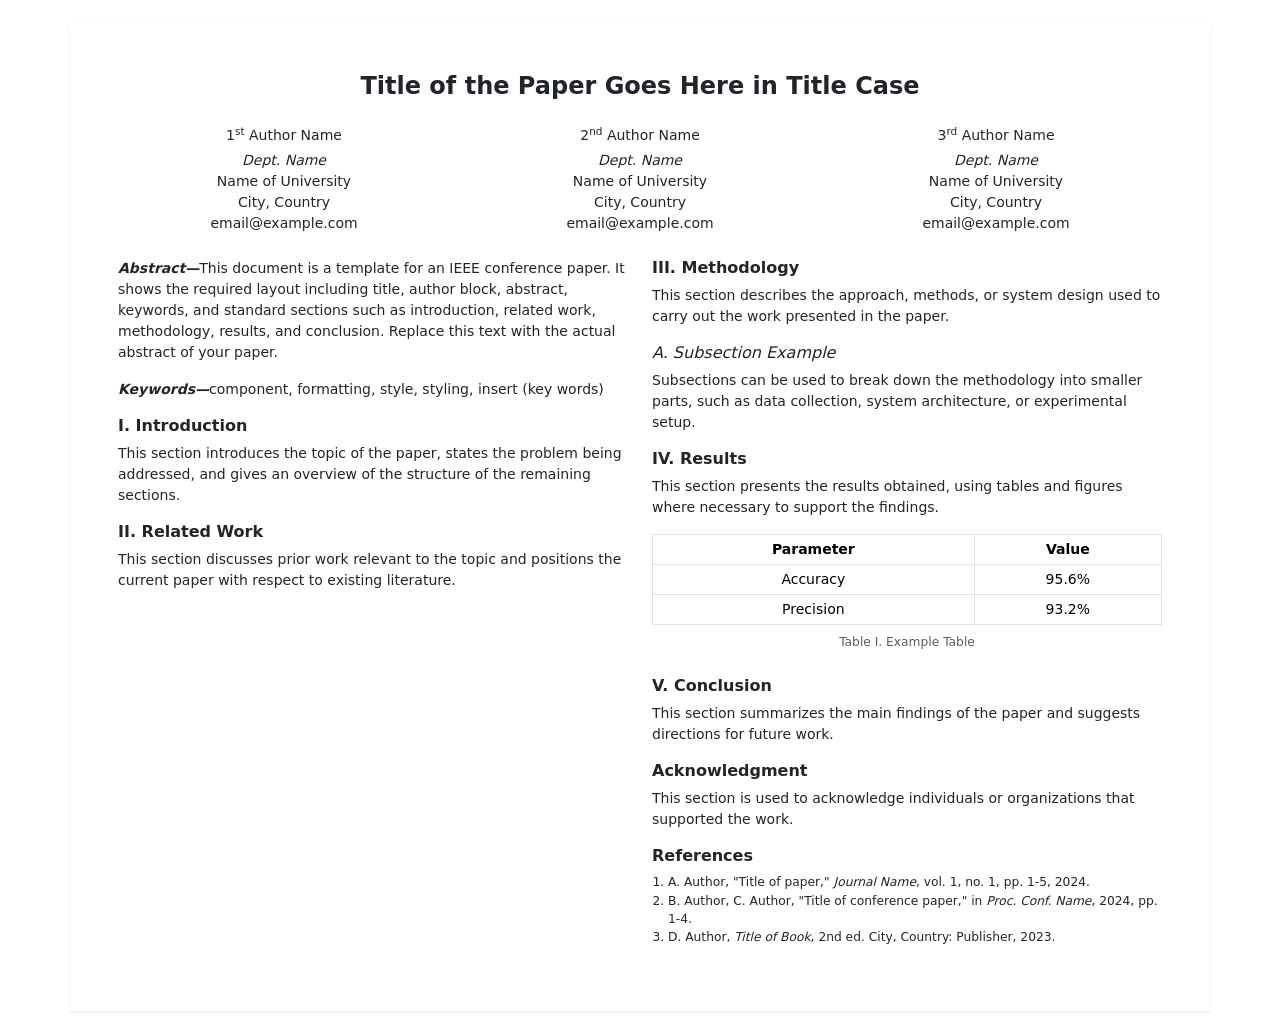
<file: Lab3/Task1_IEEE_Paper_Template/index.html>
<!DOCTYPE html>
<html lang="en">
<head>
<meta charset="UTF-8">
<meta name="viewport" content="width=device-width, initial-scale=1.0">
<title>IEEE Paper Template</title>
<link href="https://cdn.jsdelivr.net/npm/bootstrap@5.3.3/dist/css/bootstrap.min.css" rel="stylesheet">
</head>
<body>

<div class="container bg-white shadow-sm my-4 p-4 p-md-5">

  <h1 class="text-center fs-4 fw-bold mb-4">Title of the Paper Goes Here in Title Case</h1>

  <div class="row text-center small mb-4">
    <div class="col-12 col-md-4 mb-3 mb-md-0">
      <p class="mb-1">1<sup>st</sup> Author Name</p>
      <p class="mb-0"><i>Dept. Name</i><br>
      Name of University<br>
      City, Country<br>
      email@example.com</p>
    </div>
    <div class="col-12 col-md-4 mb-3 mb-md-0">
      <p class="mb-1">2<sup>nd</sup> Author Name</p>
      <p class="mb-0"><i>Dept. Name</i><br>
      Name of University<br>
      City, Country<br>
      email@example.com</p>
    </div>
    <div class="col-12 col-md-4">
      <p class="mb-1">3<sup>rd</sup> Author Name</p>
      <p class="mb-0"><i>Dept. Name</i><br>
      Name of University<br>
      City, Country<br>
      email@example.com</p>
    </div>
  </div>

  <div class="row">
    <div class="col-12 col-md-6 small">

      <p class="mb-3"><b><i>Abstract&mdash;</i></b>This document is a template for an IEEE
      conference paper. It shows the required layout including title,
      author block, abstract, keywords, and standard sections such as
      introduction, related work, methodology, results, and conclusion.
      Replace this text with the actual abstract of your paper.</p>

      <p class="mb-3"><b><i>Keywords&mdash;</i></b>component, formatting,
      style, styling, insert (key words)</p>

      <h2 class="fs-6 fw-bold mt-3">I. Introduction</h2>
      <p>This section introduces the topic of the paper, states the
      problem being addressed, and gives an overview of the structure
      of the remaining sections.</p>

      <h2 class="fs-6 fw-bold mt-3">II. Related Work</h2>
      <p>This section discusses prior work relevant to the topic and
      positions the current paper with respect to existing literature.</p>

    </div>

    <div class="col-12 col-md-6 small">

      <h2 class="fs-6 fw-bold mt-3 mt-md-0">III. Methodology</h2>
      <p>This section describes the approach, methods, or system design
      used to carry out the work presented in the paper.</p>

      <h3 class="fs-6 fst-italic mt-3">A. Subsection Example</h3>
      <p>Subsections can be used to break down the methodology into
      smaller parts, such as data collection, system architecture, or
      experimental setup.</p>

      <h2 class="fs-6 fw-bold mt-3">IV. Results</h2>
      <p>This section presents the results obtained, using tables and
      figures where necessary to support the findings.</p>

      <table class="table table-bordered table-sm text-center">
        <caption class="text-center small">Table I. Example Table</caption>
        <tr>
          <th>Parameter</th>
          <th>Value</th>
        </tr>
        <tr>
          <td>Accuracy</td>
          <td>95.6%</td>
        </tr>
        <tr>
          <td>Precision</td>
          <td>93.2%</td>
        </tr>
      </table>

      <h2 class="fs-6 fw-bold mt-3">V. Conclusion</h2>
      <p>This section summarizes the main findings of the paper and
      suggests directions for future work.</p>

      <h2 class="fs-6 fw-bold mt-3">Acknowledgment</h2>
      <p>This section is used to acknowledge individuals or organizations
      that supported the work.</p>

      <h2 class="fs-6 fw-bold mt-3">References</h2>
      <ol class="small ps-3">
        <li>A. Author, "Title of paper," <i>Journal Name</i>, vol. 1, no. 1, pp. 1-5, 2024.</li>
        <li>B. Author, C. Author, "Title of conference paper," in <i>Proc. Conf. Name</i>, 2024, pp. 1-4.</li>
        <li>D. Author, <i>Title of Book</i>, 2nd ed. City, Country: Publisher, 2023.</li>
      </ol>

    </div>
  </div>

</div>

</body>
</html>
</file>
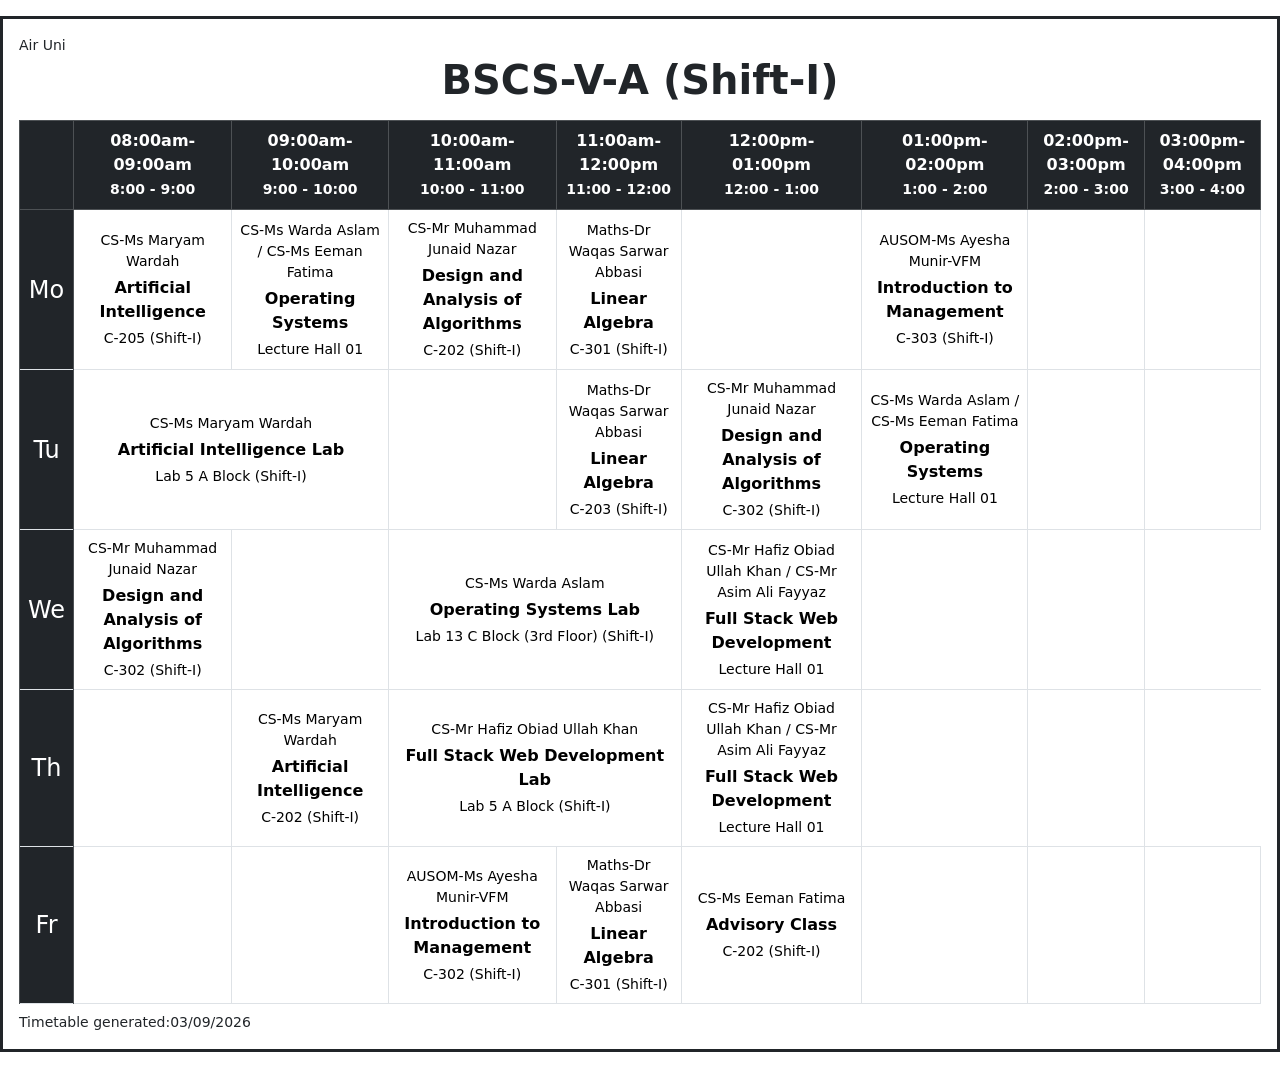
<file: Lab3/Task2_Class_Timetable/index.html>
<!DOCTYPE html>
<html lang="en">
<head>
<meta charset="UTF-8">
<meta name="viewport" content="width=device-width, initial-scale=1.0">
<title>Class Timetable</title>
<link href="https://cdn.jsdelivr.net/npm/bootstrap@5.3.3/dist/css/bootstrap.min.css" rel="stylesheet">
</head>
<body>

<div class="container-fluid border border-dark border-3 my-3 p-3">
  <p class="small mb-0">Air Uni</p>
  <h1 class="text-center display-6 fw-bold mb-3">BSCS-V-A (Shift-I)</h1>

  <div class="table-responsive">
    <table class="table table-bordered align-middle text-center mb-2">
      <tr class="table-dark">
        <th></th>
        <th>08:00am-09:00am<br><span class="small">8:00 - 9:00</span></th>
        <th>09:00am-10:00am<br><span class="small">9:00 - 10:00</span></th>
        <th>10:00am-11:00am<br><span class="small">10:00 - 11:00</span></th>
        <th>11:00am-12:00pm<br><span class="small">11:00 - 12:00</span></th>
        <th>12:00pm-01:00pm<br><span class="small">12:00 - 1:00</span></th>
        <th>01:00pm-02:00pm<br><span class="small">1:00 - 2:00</span></th>
        <th>02:00pm-03:00pm<br><span class="small">2:00 - 3:00</span></th>
        <th>03:00pm-04:00pm<br><span class="small">3:00 - 4:00</span></th>
      </tr>

      <tr>
        <td class="fs-4 table-dark">Mo</td>
        <td>
          <p class="small mb-1">CS-Ms Maryam Wardah</p>
          <p class="fw-bold mb-1">Artificial Intelligence</p>
          <p class="small mb-0">C-205 (Shift-I)</p>
        </td>
        <td>
          <p class="small mb-1">CS-Ms Warda Aslam / CS-Ms Eeman Fatima</p>
          <p class="fw-bold mb-1">Operating Systems</p>
          <p class="small mb-0">Lecture Hall 01</p>
        </td>
        <td>
          <p class="small mb-1">CS-Mr Muhammad Junaid Nazar</p>
          <p class="fw-bold mb-1">Design and Analysis of Algorithms</p>
          <p class="small mb-0">C-202 (Shift-I)</p>
        </td>
        <td>
          <p class="small mb-1">Maths-Dr Waqas Sarwar Abbasi</p>
          <p class="fw-bold mb-1">Linear Algebra</p>
          <p class="small mb-0">C-301 (Shift-I)</p>
        </td>
        <td></td>
        <td>
          <p class="small mb-1">AUSOM-Ms Ayesha Munir-VFM</p>
          <p class="fw-bold mb-1">Introduction to Management</p>
          <p class="small mb-0">C-303 (Shift-I)</p>
        </td>
        <td></td>
        <td></td>
      </tr>

      <tr>
        <td class="fs-4 table-dark">Tu</td>
        <td colspan="2">
          <p class="small mb-1">CS-Ms Maryam Wardah</p>
          <p class="fw-bold mb-1">Artificial Intelligence Lab</p>
          <p class="small mb-0">Lab 5 A Block (Shift-I)</p>
        </td>
        <td></td>
        <td>
          <p class="small mb-1">Maths-Dr Waqas Sarwar Abbasi</p>
          <p class="fw-bold mb-1">Linear Algebra</p>
          <p class="small mb-0">C-203 (Shift-I)</p>
        </td>
        <td>
          <p class="small mb-1">CS-Mr Muhammad Junaid Nazar</p>
          <p class="fw-bold mb-1">Design and Analysis of Algorithms</p>
          <p class="small mb-0">C-302 (Shift-I)</p>
        </td>
        <td>
          <p class="small mb-1">CS-Ms Warda Aslam / CS-Ms Eeman Fatima</p>
          <p class="fw-bold mb-1">Operating Systems</p>
          <p class="small mb-0">Lecture Hall 01</p>
        </td>
        <td></td>
        <td></td>
      </tr>

      <tr>
        <td class="fs-4 table-dark">We</td>
        <td>
          <p class="small mb-1">CS-Mr Muhammad Junaid Nazar</p>
          <p class="fw-bold mb-1">Design and Analysis of Algorithms</p>
          <p class="small mb-0">C-302 (Shift-I)</p>
        </td>
        <td></td>
        <td colspan="2">
          <p class="small mb-1">CS-Ms Warda Aslam</p>
          <p class="fw-bold mb-1">Operating Systems Lab</p>
          <p class="small mb-0">Lab 13 C Block (3rd Floor) (Shift-I)</p>
        </td>
        <td>
          <p class="small mb-1">CS-Mr Hafiz Obiad Ullah Khan / CS-Mr Asim Ali Fayyaz</p>
          <p class="fw-bold mb-1">Full Stack Web Development</p>
          <p class="small mb-0">Lecture Hall 01</p>
        </td>
        <td></td>
        <td></td>
      </tr>

      <tr>
        <td class="fs-4 table-dark">Th</td>
        <td></td>
        <td>
          <p class="small mb-1">CS-Ms Maryam Wardah</p>
          <p class="fw-bold mb-1">Artificial Intelligence</p>
          <p class="small mb-0">C-202 (Shift-I)</p>
        </td>
        <td colspan="2">
          <p class="small mb-1">CS-Mr Hafiz Obiad Ullah Khan</p>
          <p class="fw-bold mb-1">Full Stack Web Development Lab</p>
          <p class="small mb-0">Lab 5 A Block (Shift-I)</p>
        </td>
        <td>
          <p class="small mb-1">CS-Mr Hafiz Obiad Ullah Khan / CS-Mr Asim Ali Fayyaz</p>
          <p class="fw-bold mb-1">Full Stack Web Development</p>
          <p class="small mb-0">Lecture Hall 01</p>
        </td>
        <td></td>
        <td></td>
      </tr>

      <tr>
        <td class="fs-4 table-dark">Fr</td>
        <td></td>
        <td></td>
        <td>
          <p class="small mb-1">AUSOM-Ms Ayesha Munir-VFM</p>
          <p class="fw-bold mb-1">Introduction to Management</p>
          <p class="small mb-0">C-302 (Shift-I)</p>
        </td>
        <td>
          <p class="small mb-1">Maths-Dr Waqas Sarwar Abbasi</p>
          <p class="fw-bold mb-1">Linear Algebra</p>
          <p class="small mb-0">C-301 (Shift-I)</p>
        </td>
        <td>
          <p class="small mb-1">CS-Ms Eeman Fatima</p>
          <p class="fw-bold mb-1">Advisory Class</p>
          <p class="small mb-0">C-202 (Shift-I)</p>
        </td>
        <td></td>
        <td></td>
        <td></td>
      </tr>
    </table>
  </div>

  <p class="small mb-0">Timetable generated:03/09/2026</p>
</div>

</body>
</html>
</file>
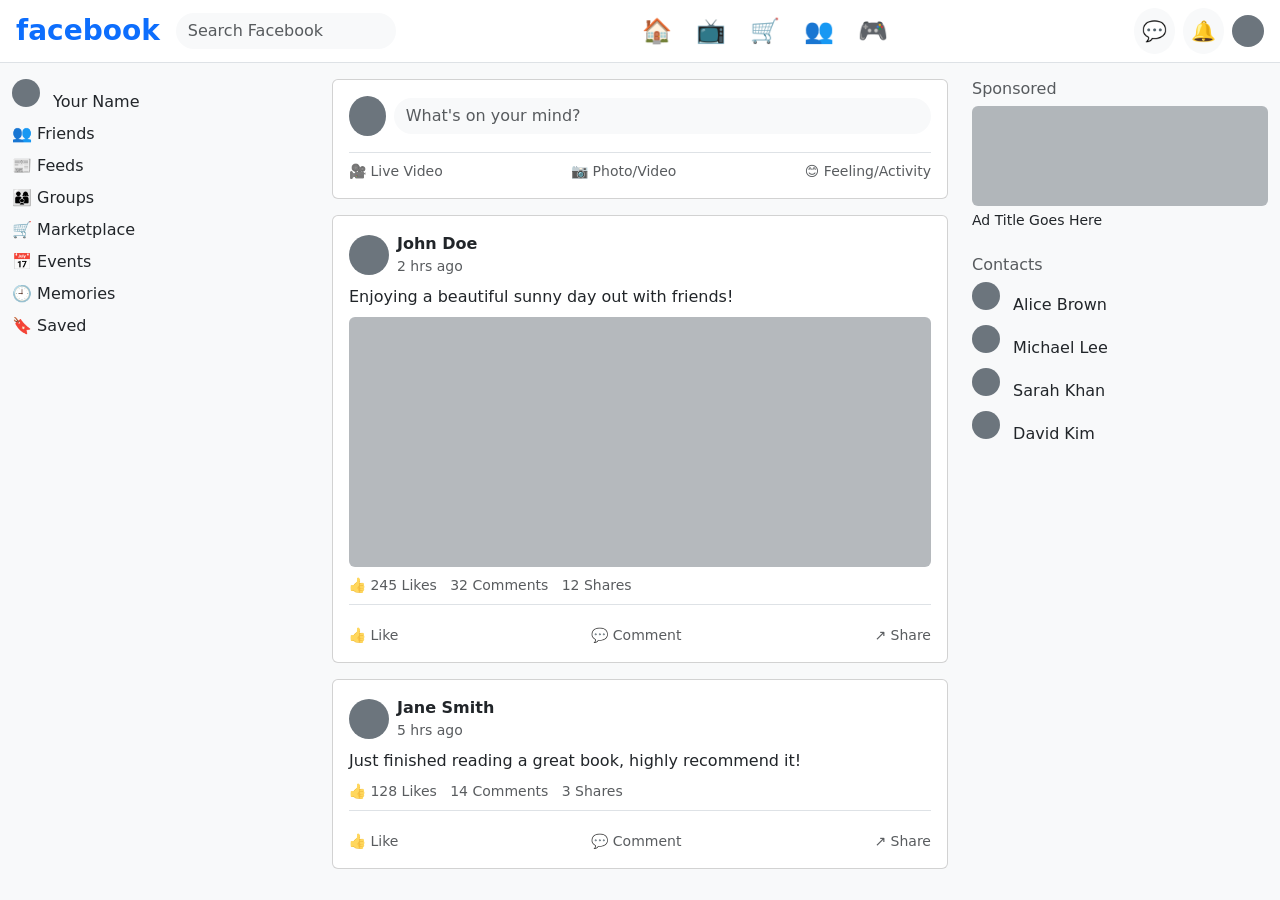
<file: Lab3/Task3_Facebook_Homepage/index.html>
<!DOCTYPE html>
<html lang="en">
<head>
<meta charset="UTF-8">
<meta name="viewport" content="width=device-width, initial-scale=1.0">
<title>facebook</title>
<link href="https://cdn.jsdelivr.net/npm/bootstrap@5.3.3/dist/css/bootstrap.min.css" rel="stylesheet">
</head>
<body class="bg-light">

<header class="d-flex align-items-center bg-white border-bottom p-2 px-3 gap-3 flex-wrap">
  <div class="fs-3 fw-bold text-primary">facebook</div>
  <input type="text" class="form-control rounded-pill bg-light border-0" style="max-width:220px" placeholder="Search Facebook">
  <div class="d-none d-md-flex flex-grow-1 justify-content-center gap-4 fs-4">
    <span>🏠</span>
    <span>📺</span>
    <span>🛒</span>
    <span>👥</span>
    <span>🎮</span>
  </div>
  <div class="d-flex align-items-center gap-2 ms-auto">
    <span class="fs-5 bg-light rounded-circle p-2">💬</span>
    <span class="fs-5 bg-light rounded-circle p-2">🔔</span>
    <span class="bg-secondary rounded-circle d-inline-block" style="width:32px;height:32px"></span>
  </div>
</header>

<div class="container-fluid">
  <div class="row py-3">

    <aside class="col-12 col-lg-3 mb-3 mb-lg-0">
      <ul class="list-unstyled">
        <li class="mb-2"><span class="bg-secondary rounded-circle d-inline-block me-2" style="width:28px;height:28px"></span> Your Name</li>
        <li class="mb-2">👥 Friends</li>
        <li class="mb-2">📰 Feeds</li>
        <li class="mb-2">👨‍👩‍👦 Groups</li>
        <li class="mb-2">🛒 Marketplace</li>
        <li class="mb-2">📅 Events</li>
        <li class="mb-2">🕘 Memories</li>
        <li class="mb-2">🔖 Saved</li>
      </ul>
    </aside>

    <main class="col-12 col-lg-6 d-flex flex-column gap-3">

      <div class="card p-3">
        <div class="d-flex align-items-center gap-2">
          <span class="bg-secondary rounded-circle d-inline-block" style="width:40px;height:40px"></span>
          <input type="text" class="form-control rounded-pill bg-light border-0" placeholder="What's on your mind?">
        </div>
        <div class="d-flex justify-content-between border-top mt-3 pt-2 small text-muted flex-wrap">
          <span>🎥 Live Video</span>
          <span>📷 Photo/Video</span>
          <span>😊 Feeling/Activity</span>
        </div>
      </div>

      <div class="card p-3">
        <div class="d-flex align-items-center gap-2">
          <span class="bg-secondary rounded-circle d-inline-block" style="width:40px;height:40px"></span>
          <div>
            <p class="fw-bold mb-0">John Doe</p>
            <p class="small text-muted mb-0">2 hrs ago</p>
          </div>
        </div>
        <p class="my-2">Enjoying a beautiful sunny day out with friends!</p>
        <div class="bg-secondary bg-opacity-50 rounded" style="height:250px"></div>
        <p class="small text-muted border-bottom pb-2 mt-2">👍 245 Likes &nbsp; 32 Comments &nbsp; 12 Shares</p>
        <div class="d-flex justify-content-between small text-muted pt-1">
          <span>👍 Like</span>
          <span>💬 Comment</span>
          <span>↗ Share</span>
        </div>
      </div>

      <div class="card p-3">
        <div class="d-flex align-items-center gap-2">
          <span class="bg-secondary rounded-circle d-inline-block" style="width:40px;height:40px"></span>
          <div>
            <p class="fw-bold mb-0">Jane Smith</p>
            <p class="small text-muted mb-0">5 hrs ago</p>
          </div>
        </div>
        <p class="my-2">Just finished reading a great book, highly recommend it!</p>
        <p class="small text-muted border-bottom pb-2">👍 128 Likes &nbsp; 14 Comments &nbsp; 3 Shares</p>
        <div class="d-flex justify-content-between small text-muted pt-1">
          <span>👍 Like</span>
          <span>💬 Comment</span>
          <span>↗ Share</span>
        </div>
      </div>

    </main>

    <aside class="col-12 col-lg-3">
      <h3 class="fs-6 text-muted">Sponsored</h3>
      <div class="mb-4">
        <div class="bg-secondary bg-opacity-50 rounded" style="height:100px"></div>
        <p class="small mt-1">Ad Title Goes Here</p>
      </div>

      <h3 class="fs-6 text-muted">Contacts</h3>
      <ul class="list-unstyled">
        <li class="mb-2"><span class="bg-secondary rounded-circle d-inline-block me-2" style="width:28px;height:28px"></span> Alice Brown</li>
        <li class="mb-2"><span class="bg-secondary rounded-circle d-inline-block me-2" style="width:28px;height:28px"></span> Michael Lee</li>
        <li class="mb-2"><span class="bg-secondary rounded-circle d-inline-block me-2" style="width:28px;height:28px"></span> Sarah Khan</li>
        <li class="mb-2"><span class="bg-secondary rounded-circle d-inline-block me-2" style="width:28px;height:28px"></span> David Kim</li>
      </ul>
    </aside>

  </div>
</div>

</body>
</html>
</file>
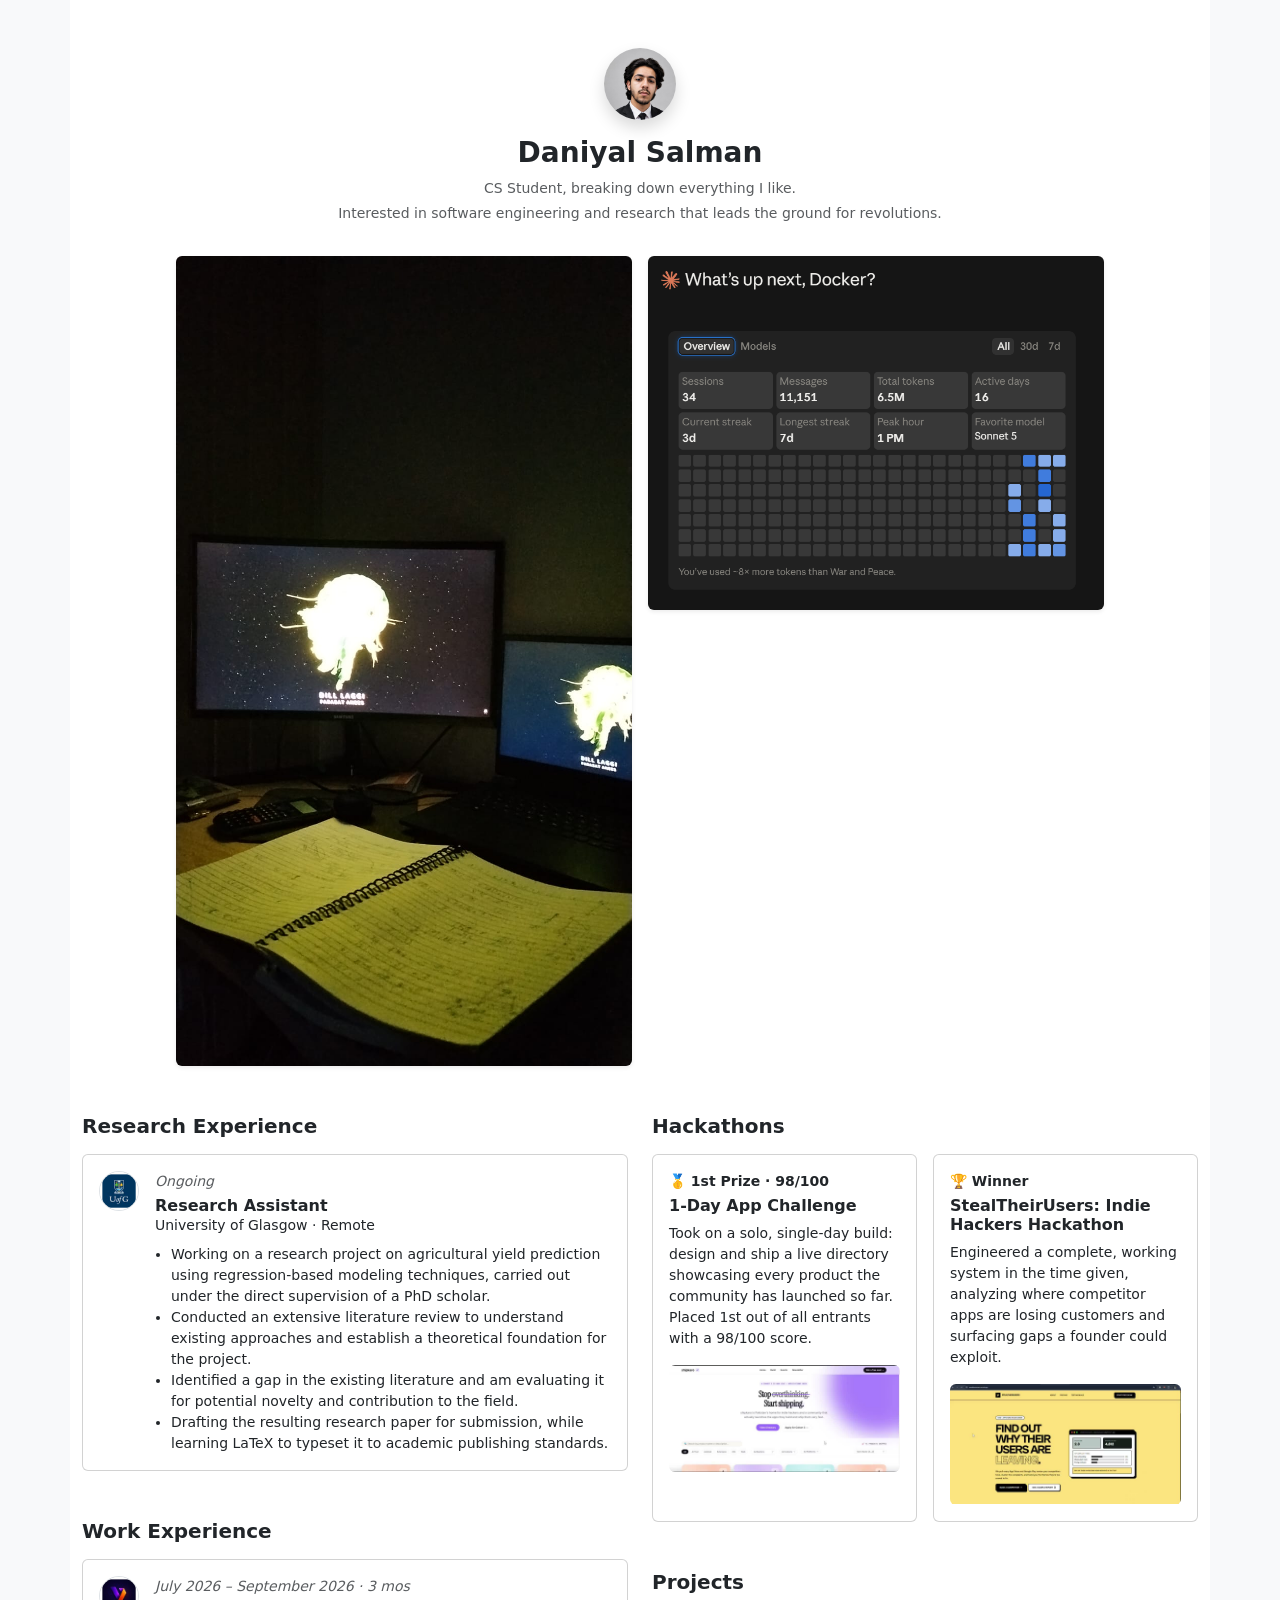
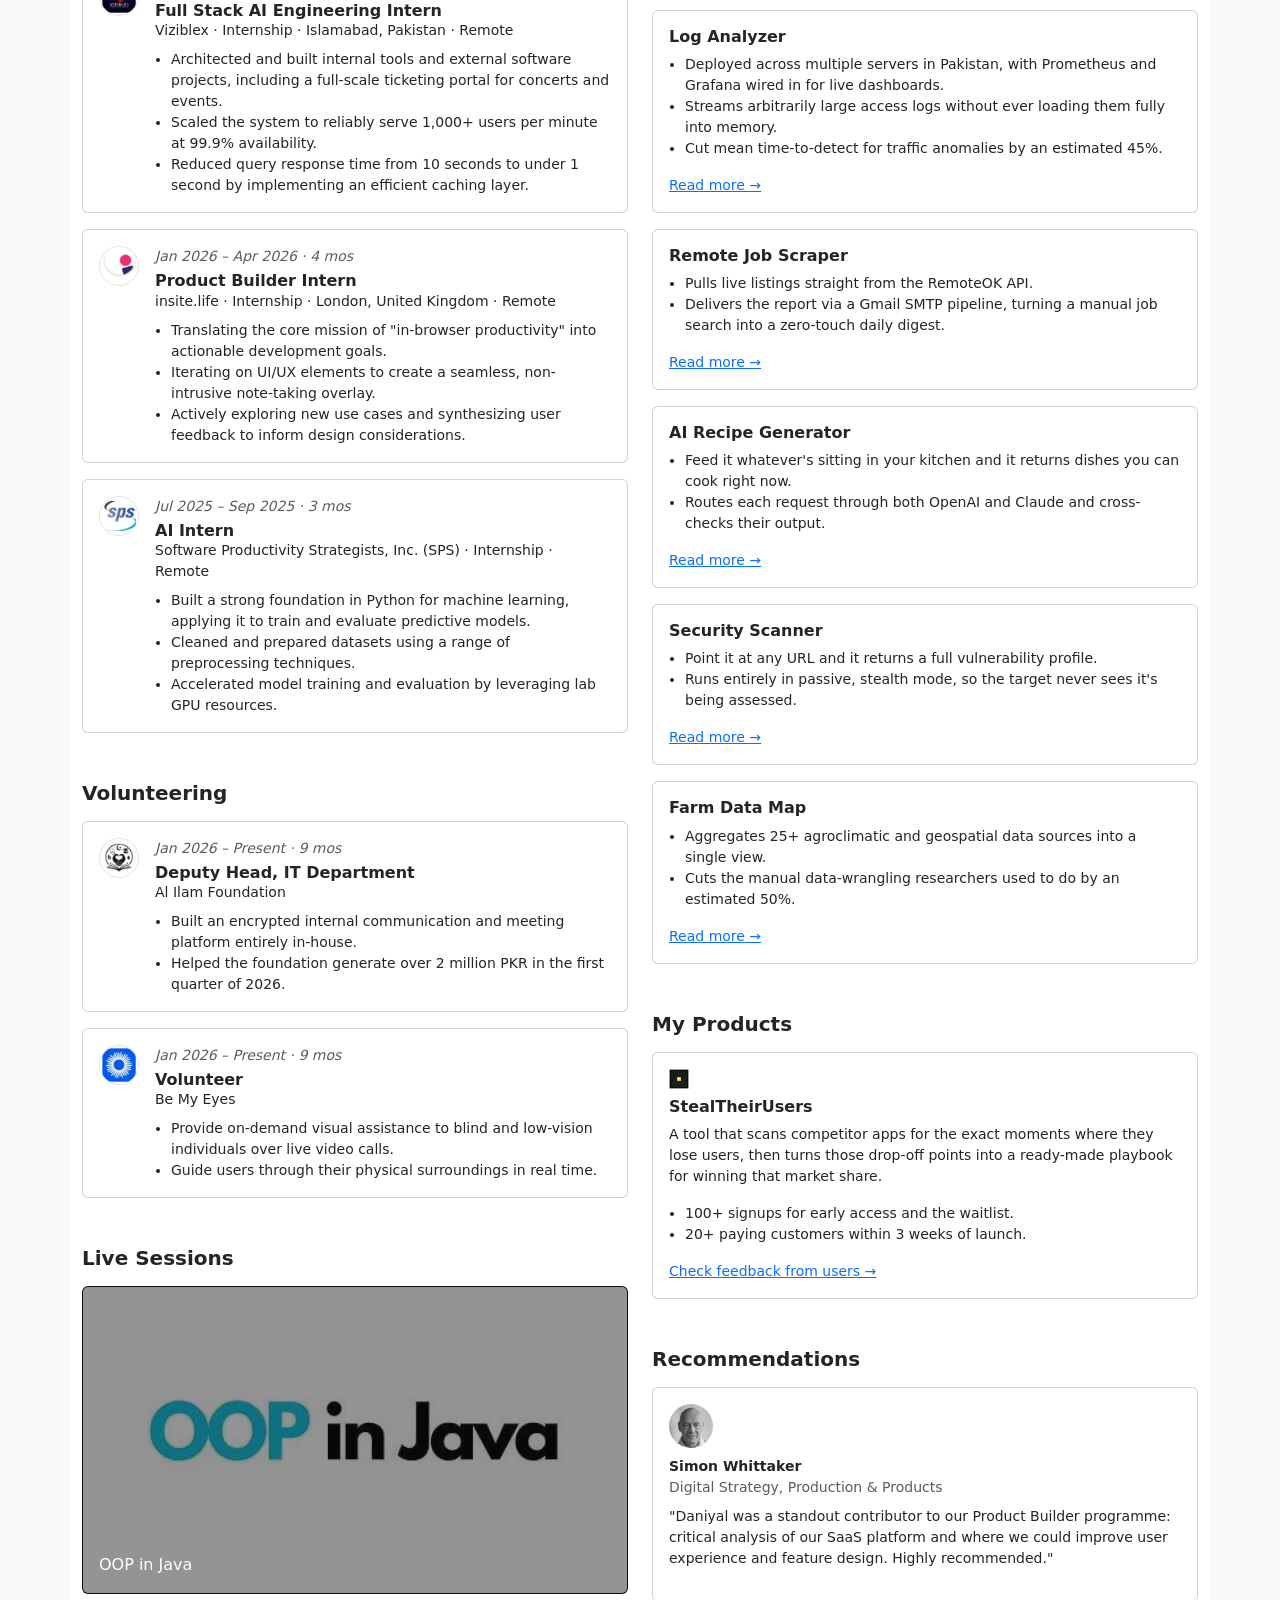
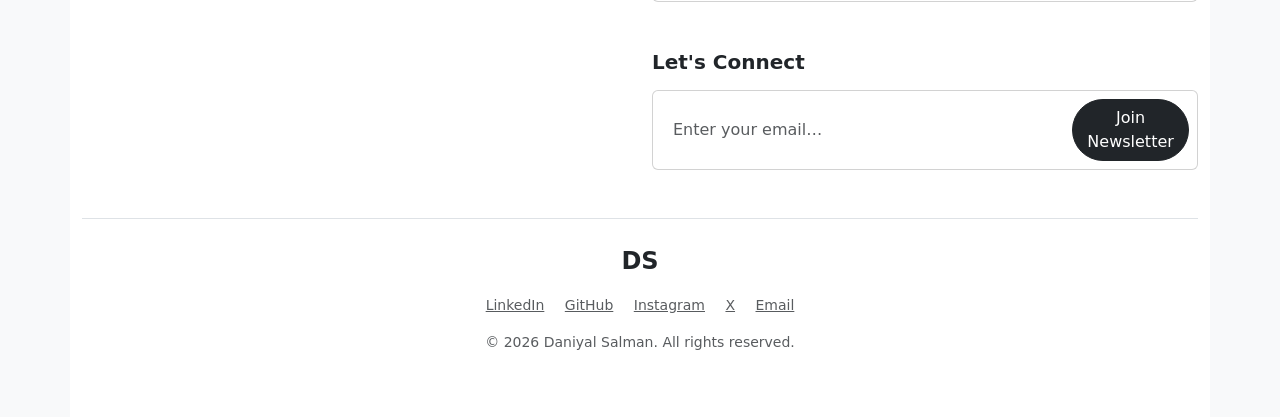
<file: Lab3/Task4_Portfolio_2Column/index.html>
<!doctype html>
<html lang="en">
<head>
<meta charset="UTF-8">
<meta name="viewport" content="width=device-width, initial-scale=1.0">
<title>Daniyal Salman | CS Student</title>
<meta name="description" content="Daniyal Salman: CS student, breaking down everything I like.">

<link rel="icon" href="favicon/favicon.svg" type="image/svg+xml">
<link rel="icon" href="favicon/favicon.ico" sizes="any">
<link rel="apple-touch-icon" href="favicon/apple-touch-icon.png">
<link rel="manifest" href="favicon/site.webmanifest">

<link href="https://cdn.jsdelivr.net/npm/bootstrap@5.3.3/dist/css/bootstrap.min.css" rel="stylesheet">
</head>
<body class="bg-light">

<div class="container bg-white py-4 py-md-5">

  <header id="home" class="text-center mb-5">
    <img class="rounded-circle shadow mx-auto mb-3" src="images/avatar.jpg" width="72" height="72" alt="Daniyal Salman">
    <h1 class="fw-bold fs-3">Daniyal Salman</h1>
    <p class="text-muted small mb-1">CS Student, breaking down everything I like.</p>
    <p class="text-muted small">Interested in software engineering and research that leads the ground for revolutions.</p>

    <div class="row justify-content-center g-3 mt-2">
      <div class="col-6 col-sm-5">
        <img class="img-fluid rounded shadow-sm" src="images/gallery-1.jpg" alt="Late-night desk setup with dual monitors">
      </div>
      <div class="col-6 col-sm-5">
        <img class="img-fluid rounded shadow-sm" src="images/gallery-2.png" alt="Claude usage stats overview">
      </div>
    </div>
  </header>

  <div class="row">

    <div class="col-12 col-lg-6">

      <section id="research" class="mb-5">
        <h2 class="fs-5 fw-semibold mb-3">Research Experience</h2>
        <div class="card p-3 flex-row gap-3">
          <img src="images/logos/glasgow.jpg" class="rounded-circle border" width="40" height="40" alt="University of Glasgow logo">
          <div>
            <p class="fst-italic small text-muted mb-1">Ongoing</p>
            <h3 class="fs-6 fw-bold mb-0">Research Assistant</h3>
            <p class="small fw-medium mb-2">University of Glasgow &middot; Remote</p>
            <ul class="small mb-0 ps-3">
              <li>Working on a research project on agricultural yield prediction using regression-based modeling techniques, carried out under the direct supervision of a PhD scholar.</li>
              <li>Conducted an extensive literature review to understand existing approaches and establish a theoretical foundation for the project.</li>
              <li>Identified a gap in the existing literature and am evaluating it for potential novelty and contribution to the field.</li>
              <li>Drafting the resulting research paper for submission, while learning LaTeX to typeset it to academic publishing standards.</li>
            </ul>
          </div>
        </div>
      </section>

      <section id="experience" class="mb-5">
        <h2 class="fs-5 fw-semibold mb-3">Work Experience</h2>
        <div class="d-flex flex-column gap-3">
          <div class="card p-3 flex-row gap-3">
            <img src="images/logos/viziblex.jpg" class="rounded-circle border" width="40" height="40" alt="Viziblex logo">
            <div>
              <p class="fst-italic small text-muted mb-1">July 2026 &ndash; September 2026 &middot; 3 mos</p>
              <h3 class="fs-6 fw-bold mb-0">Full Stack AI Engineering Intern</h3>
              <p class="small fw-medium mb-2">Viziblex &middot; Internship &middot; Islamabad, Pakistan &middot; Remote</p>
              <ul class="small mb-0 ps-3">
                <li>Architected and built internal tools and external software projects, including a full-scale ticketing portal for concerts and events.</li>
                <li>Scaled the system to reliably serve 1,000+ users per minute at 99.9% availability.</li>
                <li>Reduced query response time from 10 seconds to under 1 second by implementing an efficient caching layer.</li>
              </ul>
            </div>
          </div>
          <div class="card p-3 flex-row gap-3">
            <img src="images/logos/insite-life.jpg" class="rounded-circle border" width="40" height="40" alt="insite.life logo">
            <div>
              <p class="fst-italic small text-muted mb-1">Jan 2026 &ndash; Apr 2026 &middot; 4 mos</p>
              <h3 class="fs-6 fw-bold mb-0">Product Builder Intern</h3>
              <p class="small fw-medium mb-2">insite.life &middot; Internship &middot; London, United Kingdom &middot; Remote</p>
              <ul class="small mb-0 ps-3">
                <li>Translating the core mission of "in-browser productivity" into actionable development goals.</li>
                <li>Iterating on UI/UX elements to create a seamless, non-intrusive note-taking overlay.</li>
                <li>Actively exploring new use cases and synthesizing user feedback to inform design considerations.</li>
              </ul>
            </div>
          </div>
          <div class="card p-3 flex-row gap-3">
            <img src="images/logos/sps.jpg" class="rounded-circle border" width="40" height="40" alt="Software Productivity Strategists (SPS) logo">
            <div>
              <p class="fst-italic small text-muted mb-1">Jul 2025 &ndash; Sep 2025 &middot; 3 mos</p>
              <h3 class="fs-6 fw-bold mb-0">AI Intern</h3>
              <p class="small fw-medium mb-2">Software Productivity Strategists, Inc. (SPS) &middot; Internship &middot; Remote</p>
              <ul class="small mb-0 ps-3">
                <li>Built a strong foundation in Python for machine learning, applying it to train and evaluate predictive models.</li>
                <li>Cleaned and prepared datasets using a range of preprocessing techniques.</li>
                <li>Accelerated model training and evaluation by leveraging lab GPU resources.</li>
              </ul>
            </div>
          </div>
        </div>
      </section>

      <section id="volunteering" class="mb-5">
        <h2 class="fs-5 fw-semibold mb-3">Volunteering</h2>
        <div class="d-flex flex-column gap-3">
          <div class="card p-3 flex-row gap-3">
            <img src="images/logos/al-ilam.jpg" class="rounded-circle border" width="40" height="40" alt="Al Ilam Foundation logo">
            <div>
              <p class="fst-italic small text-muted mb-1">Jan 2026 &ndash; Present &middot; 9 mos</p>
              <h3 class="fs-6 fw-bold mb-0">Deputy Head, IT Department</h3>
              <p class="small fw-medium mb-2">Al Ilam Foundation</p>
              <ul class="small mb-0 ps-3">
                <li>Built an encrypted internal communication and meeting platform entirely in-house.</li>
                <li>Helped the foundation generate over 2 million PKR in the first quarter of 2026.</li>
              </ul>
            </div>
          </div>
          <div class="card p-3 flex-row gap-3">
            <img src="images/logos/be-my-eyes.jpg" class="rounded-circle border" width="40" height="40" alt="Be My Eyes logo">
            <div>
              <p class="fst-italic small text-muted mb-1">Jan 2026 &ndash; Present &middot; 9 mos</p>
              <h3 class="fs-6 fw-bold mb-0">Volunteer</h3>
              <p class="small fw-medium mb-2">Be My Eyes</p>
              <ul class="small mb-0 ps-3">
                <li>Provide on-demand visual assistance to blind and low-vision individuals over live video calls.</li>
                <li>Guide users through their physical surroundings in real time.</li>
              </ul>
            </div>
          </div>
        </div>
      </section>

      <section id="tutorials" class="mb-5">
        <h2 class="fs-5 fw-semibold mb-3">Live Sessions</h2>
        <div class="card text-white" style="background:#111">
          <img src="images/tutorial-1.jpg" class="card-img" style="opacity:.55" alt="OOP in Java tutorial thumbnail">
          <div class="card-img-overlay d-flex align-items-end">
            <a class="text-white fw-medium text-decoration-none" href="https://www.youtube.com/watch?v=z0wkIfe1x8o" target="_blank" rel="noopener noreferrer">OOP in Java</a>
          </div>
        </div>
      </section>

    </div>

    <div class="col-12 col-lg-6">

      <section id="hackathons" class="mb-5">
        <h2 class="fs-5 fw-semibold mb-3">Hackathons</h2>
        <div class="row g-3">
          <div class="col-12 col-sm-6">
            <div class="card p-3 h-100">
              <p class="small fw-bold mb-1">&#129351; 1st Prize &middot; 98/100</p>
              <h3 class="fs-6 fw-bold">1-Day App Challenge</h3>
              <p class="small">Took on a solo, single-day build: design and ship a live directory showcasing every product the community has launched so far. Placed 1st out of all entrants with a 98/100 score.</p>
              <video class="w-100 rounded" muted loop playsinline autoplay preload="metadata" poster="images/1-day-app-challenge-poster.jpg">
                <source src="videos/1-day-app-challenge.mp4" type="video/mp4">
              </video>
            </div>
          </div>
          <div class="col-12 col-sm-6">
            <div class="card p-3 h-100">
              <p class="small fw-bold mb-1">&#127942; Winner</p>
              <h3 class="fs-6 fw-bold">StealTheirUsers: Indie Hackers Hackathon</h3>
              <p class="small">Engineered a complete, working system in the time given, analyzing where competitor apps are losing customers and surfacing gaps a founder could exploit.</p>
              <video class="w-100 rounded" muted loop playsinline autoplay preload="metadata" poster="images/steal-their-users-poster.jpg">
                <source src="videos/steal-their-users.mp4" type="video/mp4">
              </video>
            </div>
          </div>
        </div>
      </section>

      <section id="projects" class="mb-5">
        <h2 class="fs-5 fw-semibold mb-3">Projects</h2>
        <div class="d-flex flex-column gap-3">
          <div class="card p-3">
            <h3 class="fs-6 fw-bold">Log Analyzer</h3>
            <ul class="small ps-3">
              <li>Deployed across multiple servers in Pakistan, with Prometheus and Grafana wired in for live dashboards.</li>
              <li>Streams arbitrarily large access logs without ever loading them fully into memory.</li>
              <li>Cut mean time-to-detect for traffic anomalies by an estimated 45%.</li>
            </ul>
            <a class="small fw-medium" href="https://github.com/daniyalsalman/analyzer_log" target="_blank" rel="noopener noreferrer">Read more &rarr;</a>
          </div>
          <div class="card p-3">
            <h3 class="fs-6 fw-bold">Remote Job Scraper</h3>
            <ul class="small ps-3">
              <li>Pulls live listings straight from the RemoteOK API.</li>
              <li>Delivers the report via a Gmail SMTP pipeline, turning a manual job search into a zero-touch daily digest.</li>
            </ul>
            <a class="small fw-medium" href="https://github.com/daniyalsalman/Web_Scraping" target="_blank" rel="noopener noreferrer">Read more &rarr;</a>
          </div>
          <div class="card p-3">
            <h3 class="fs-6 fw-bold">AI Recipe Generator</h3>
            <ul class="small ps-3">
              <li>Feed it whatever's sitting in your kitchen and it returns dishes you can cook right now.</li>
              <li>Routes each request through both OpenAI and Claude and cross-checks their output.</li>
            </ul>
            <a class="small fw-medium" href="https://github.com/daniyalsalman/ai_recipe_generator-python" target="_blank" rel="noopener noreferrer">Read more &rarr;</a>
          </div>
          <div class="card p-3">
            <h3 class="fs-6 fw-bold">Security Scanner</h3>
            <ul class="small ps-3">
              <li>Point it at any URL and it returns a full vulnerability profile.</li>
              <li>Runs entirely in passive, stealth mode, so the target never sees it's being assessed.</li>
            </ul>
            <a class="small fw-medium" href="https://github.com/daniyalsalman/security_scanner" target="_blank" rel="noopener noreferrer">Read more &rarr;</a>
          </div>
          <div class="card p-3">
            <h3 class="fs-6 fw-bold">Farm Data Map</h3>
            <ul class="small ps-3">
              <li>Aggregates 25+ agroclimatic and geospatial data sources into a single view.</li>
              <li>Cuts the manual data-wrangling researchers used to do by an estimated 50%.</li>
            </ul>
            <a class="small fw-medium" href="https://github.com/daniyalsalman/farm-data-map" target="_blank" rel="noopener noreferrer">Read more &rarr;</a>
          </div>
        </div>
      </section>

      <section id="my-products" class="mb-5">
        <h2 class="fs-5 fw-semibold mb-3">My Products</h2>
        <div class="card p-3">
          <img src="images/stealtheirusers-icon.svg" width="20" height="20" class="mb-2" alt="StealTheirUsers icon">
          <h3 class="fs-6 fw-bold">StealTheirUsers</h3>
          <p class="small">A tool that scans competitor apps for the exact moments where they lose users, then turns those drop-off points into a ready-made playbook for winning that market share.</p>
          <ul class="small ps-3">
            <li>100+ signups for early access and the waitlist.</li>
            <li>20+ paying customers within 3 weeks of launch.</li>
          </ul>
          <a class="small fw-medium" href="https://stealtheirusers.vercel.app/" target="_blank" rel="noopener noreferrer">Check feedback from users &rarr;</a>
        </div>
      </section>

      <section id="recommendations" class="mb-5">
        <h2 class="fs-5 fw-semibold mb-3">Recommendations</h2>
        <div class="card p-3">
          <img src="images/testimonial-1.jpg" class="rounded-circle mb-2" width="44" height="44" alt="Simon Whittaker">
          <p class="fw-bold small mb-0">Simon Whittaker</p>
          <p class="small text-muted mb-2">Digital Strategy, Production &amp; Products</p>
          <p class="small">"Daniyal was a standout contributor to our Product Builder programme: critical analysis of our SaaS platform and where we could improve user experience and feature design. Highly recommended."</p>
        </div>
      </section>

      <section id="connect" class="mb-5">
        <h2 class="fs-5 fw-semibold mb-3">Let's Connect</h2>
        <form class="card p-2 flex-row gap-2">
          <input type="email" class="form-control border-0" placeholder="Enter your email&hellip;" autocomplete="off">
          <button class="btn btn-dark rounded-pill" type="submit">Join Newsletter</button>
        </form>
      </section>

    </div>
  </div>

  <footer class="text-center pt-4 border-top">
    <p class="fw-bold fs-4">DS</p>
    <p class="small">
      <a class="text-muted mx-2" href="https://www.linkedin.com/in/daniyal-s-500b82330/" target="_blank" rel="noopener noreferrer">LinkedIn</a>
      <a class="text-muted mx-2" href="https://github.com/daniyalsalman" target="_blank" rel="noopener noreferrer">GitHub</a>
      <a class="text-muted mx-2" href="https://www.instagram.com/daniyals._/" target="_blank" rel="noopener noreferrer">Instagram</a>
      <a class="text-muted mx-2" href="https://x.com/daniyals_" target="_blank" rel="noopener noreferrer">X</a>
      <a class="text-muted mx-2" href="mailto:daniyalsalmantt@gmail.com">Email</a>
    </p>
    <p class="small text-muted">&copy; 2026 Daniyal Salman. All rights reserved.</p>
  </footer>

</div>

</body>
</html>
</file>
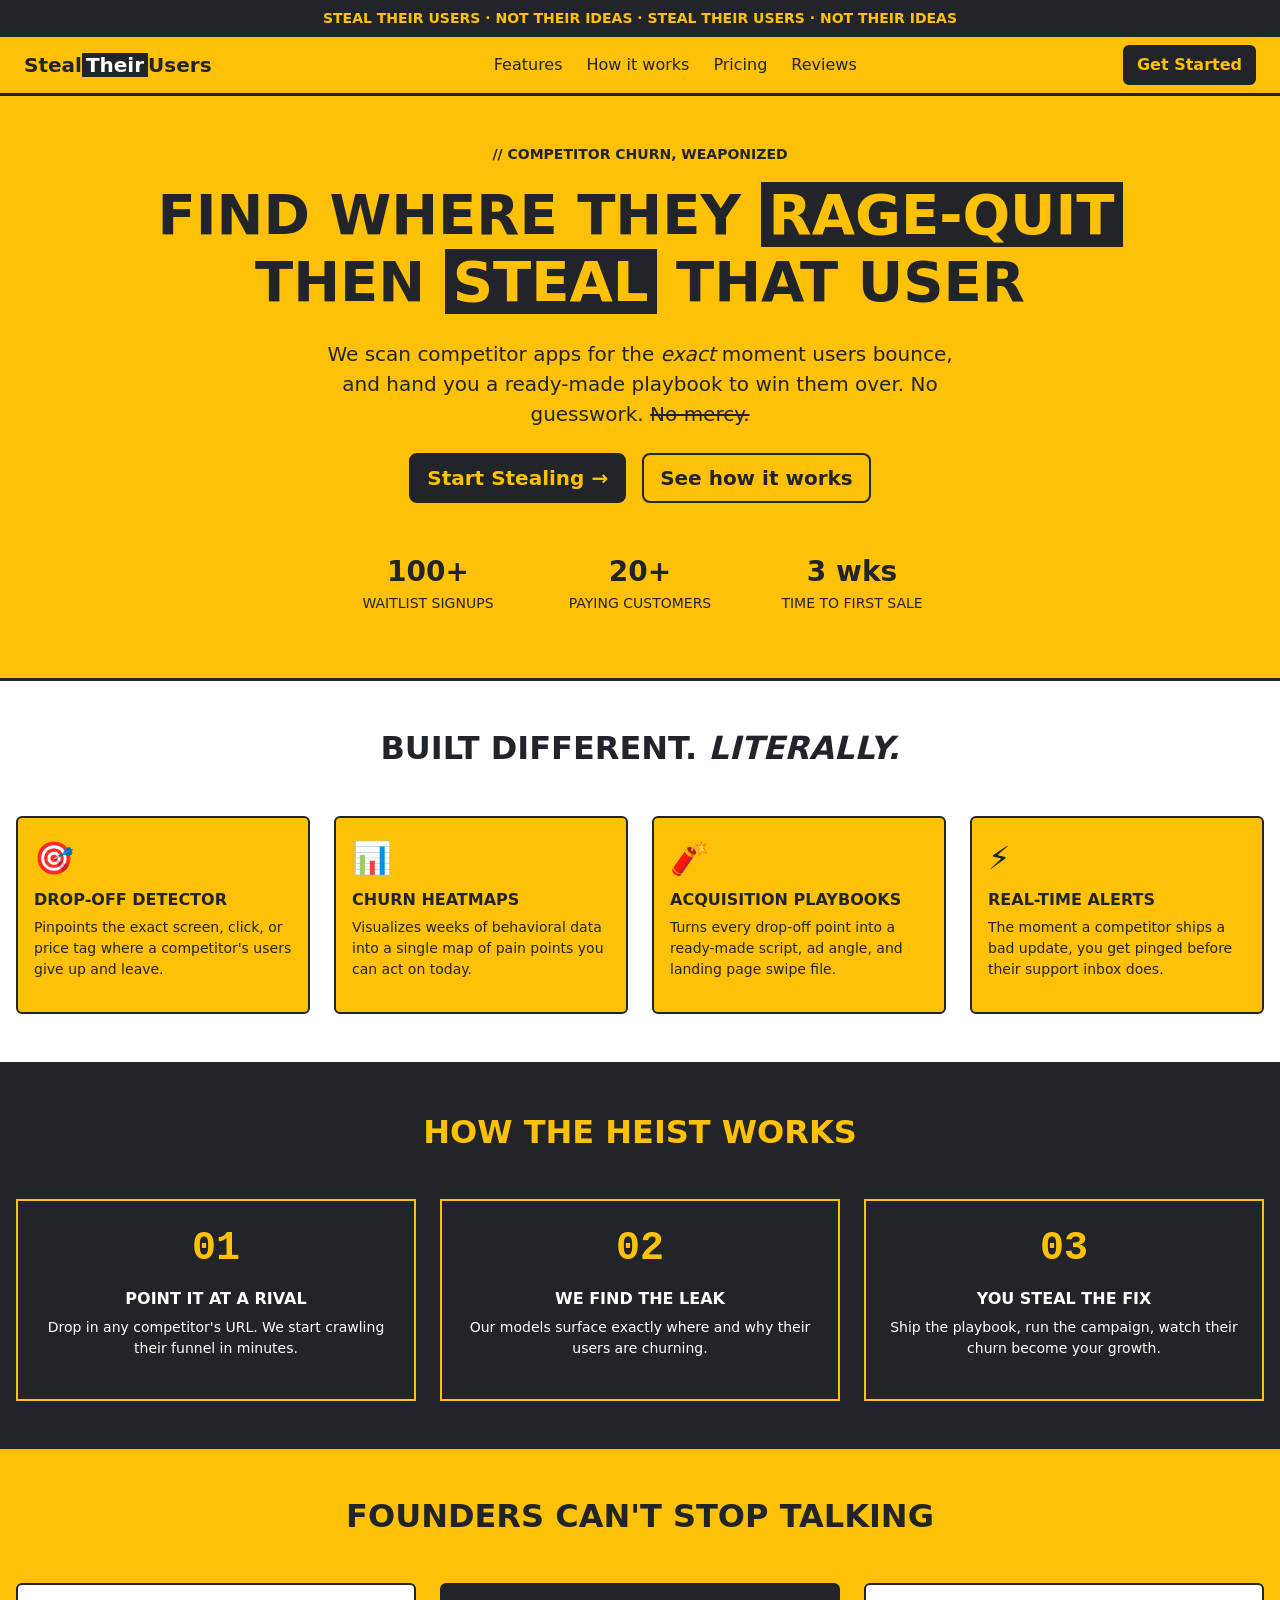
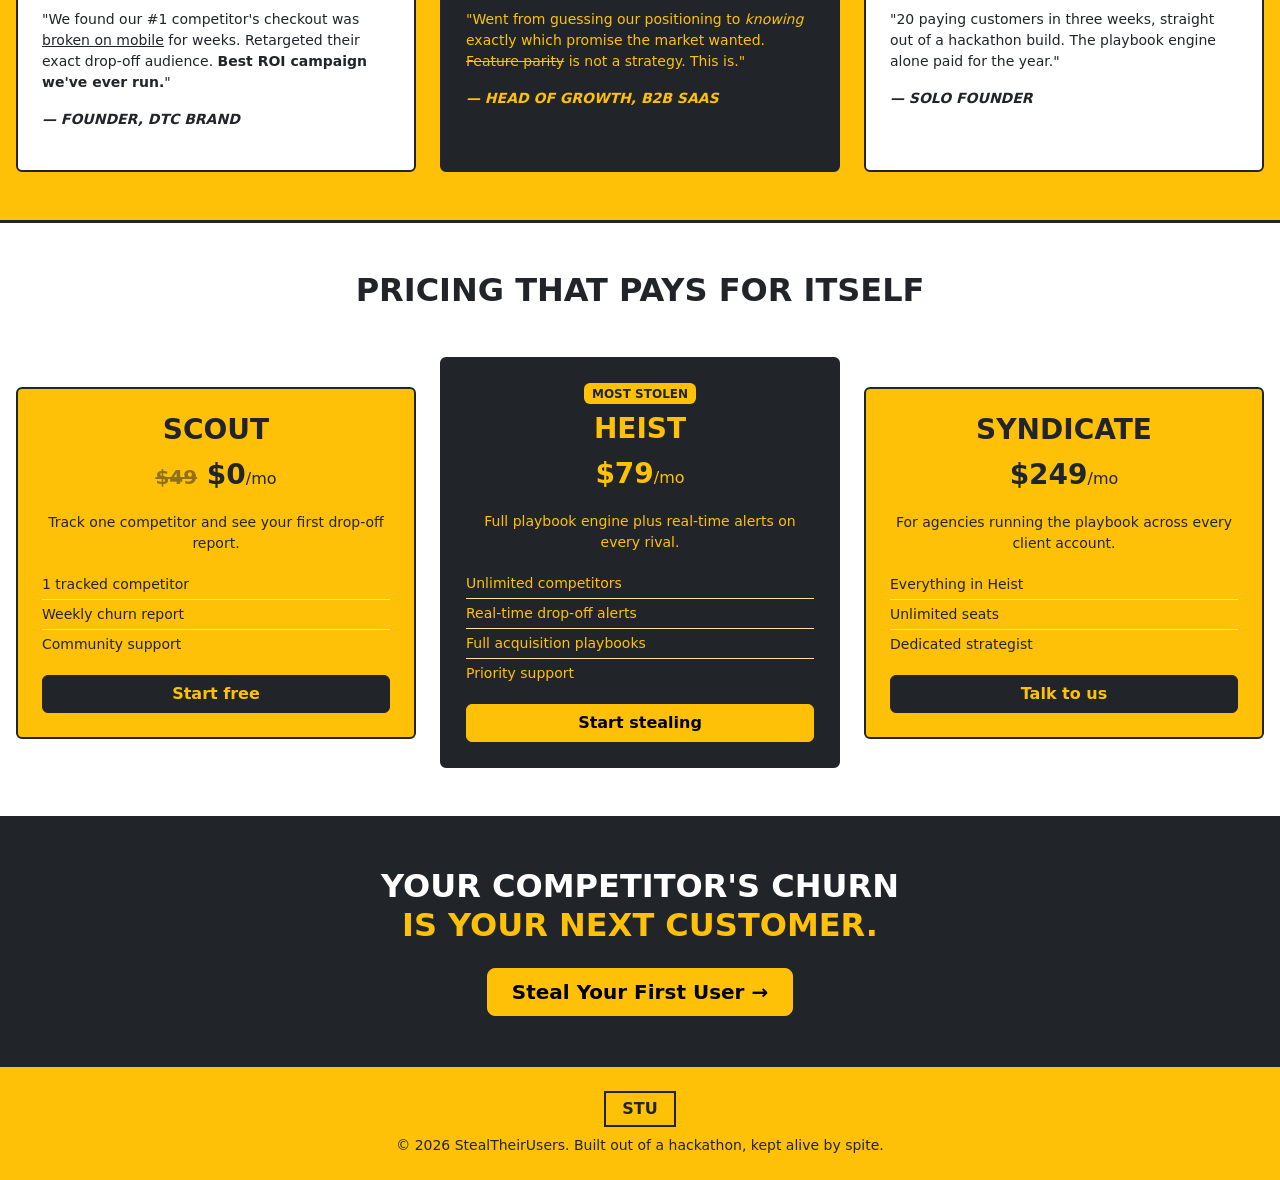
<file: Lab3/Task5_StealTheirUsers_Landing/index.html>
<!DOCTYPE html>
<html lang="en">
<head>
<meta charset="UTF-8">
<meta name="viewport" content="width=device-width, initial-scale=1.0">
<title>StealTheirUsers &mdash; steal smarter</title>
<link href="https://cdn.jsdelivr.net/npm/bootstrap@5.3.3/dist/css/bootstrap.min.css" rel="stylesheet">
</head>
<body class="bg-warning">

<div class="bg-dark text-warning text-center small fw-bold py-2 text-uppercase">
  Steal Their Users &middot; Not Their Ideas &middot; Steal Their Users &middot; Not Their Ideas
</div>

<nav class="navbar navbar-expand bg-warning border-bottom border-dark border-3 px-4">
  <div class="container-fluid p-0">
    <span class="navbar-brand fw-bold text-dark">Steal<span class="text-white bg-dark px-1">Their</span>Users</span>
    <div class="d-none d-md-flex gap-4">
      <a class="text-dark fw-medium text-decoration-none" href="#features">Features</a>
      <a class="text-dark fw-medium text-decoration-none" href="#how">How it works</a>
      <a class="text-dark fw-medium text-decoration-none" href="#pricing">Pricing</a>
      <a class="text-dark fw-medium text-decoration-none" href="#reviews">Reviews</a>
    </div>
    <a href="#pricing" class="btn btn-dark fw-bold text-warning border border-dark border-2">Get Started</a>
  </div>
</nav>

<section class="text-center py-5 px-3">
  <p class="fw-bold text-uppercase small mb-3">// competitor churn, weaponized</p>
  <h1 class="display-4 fw-bold text-uppercase mb-4">
    Find where they <span class="text-warning bg-dark px-2">rage-quit</span><br>
    then <span class="bg-dark text-warning px-2">steal</span> that user
  </h1>
  <p class="fs-5 mx-auto mb-4" style="max-width:640px">We scan competitor apps for the <em>exact</em> moment users bounce, and hand you a ready-made playbook to win them over. No guesswork. <s>No mercy.</s></p>
  <div class="d-flex justify-content-center gap-3 flex-wrap mb-5">
    <a href="#pricing" class="btn btn-dark btn-lg fw-bold text-warning border border-dark border-2">Start Stealing &rarr;</a>
    <a href="#how" class="btn btn-outline-dark btn-lg fw-bold border-2">See how it works</a>
  </div>
  <div class="row justify-content-center text-center g-4">
    <div class="col-4 col-md-2"><p class="fs-3 fw-bold mb-0">100+</p><p class="small text-uppercase">waitlist signups</p></div>
    <div class="col-4 col-md-2"><p class="fs-3 fw-bold mb-0">20+</p><p class="small text-uppercase">paying customers</p></div>
    <div class="col-4 col-md-2"><p class="fs-3 fw-bold mb-0">3 wks</p><p class="small text-uppercase">time to first sale</p></div>
  </div>
</section>

<section id="features" class="bg-white border-top border-bottom border-dark border-3 py-5 px-3">
  <h2 class="text-center fw-bold text-uppercase mb-5">Built different. <em>Literally.</em></h2>
  <div class="row g-4">
    <div class="col-6 col-lg-3">
      <div class="card bg-warning border-dark border-2 h-100 p-3">
        <div class="fs-2 mb-2">🎯</div>
        <h3 class="fs-6 fw-bold text-uppercase">Drop-off Detector</h3>
        <p class="small">Pinpoints the exact screen, click, or price tag where a competitor's users give up and leave.</p>
      </div>
    </div>
    <div class="col-6 col-lg-3">
      <div class="card bg-warning border-dark border-2 h-100 p-3">
        <div class="fs-2 mb-2">📊</div>
        <h3 class="fs-6 fw-bold text-uppercase">Churn Heatmaps</h3>
        <p class="small">Visualizes weeks of behavioral data into a single map of pain points you can act on today.</p>
      </div>
    </div>
    <div class="col-6 col-lg-3">
      <div class="card bg-warning border-dark border-2 h-100 p-3">
        <div class="fs-2 mb-2">🧨</div>
        <h3 class="fs-6 fw-bold text-uppercase">Acquisition Playbooks</h3>
        <p class="small">Turns every drop-off point into a ready-made script, ad angle, and landing page swipe file.</p>
      </div>
    </div>
    <div class="col-6 col-lg-3">
      <div class="card bg-warning border-dark border-2 h-100 p-3">
        <div class="fs-2 mb-2">⚡</div>
        <h3 class="fs-6 fw-bold text-uppercase">Real-Time Alerts</h3>
        <p class="small">The moment a competitor ships a bad update, you get pinged before their support inbox does.</p>
      </div>
    </div>
  </div>
</section>

<section id="how" class="bg-dark text-white py-5 px-3">
  <h2 class="text-center fw-bold text-uppercase text-warning mb-5">How the heist works</h2>
  <div class="row g-4 justify-content-center">
    <div class="col-12 col-md-4">
      <div class="border border-warning border-2 p-4 text-center h-100">
        <p class="display-6 fw-bold text-warning font-monospace">01</p>
        <h3 class="fs-6 fw-bold text-uppercase">Point it at a rival</h3>
        <p class="small">Drop in any competitor's URL. We start crawling their funnel in minutes.</p>
      </div>
    </div>
    <div class="col-12 col-md-4">
      <div class="border border-warning border-2 p-4 text-center h-100">
        <p class="display-6 fw-bold text-warning font-monospace">02</p>
        <h3 class="fs-6 fw-bold text-uppercase">We find the leak</h3>
        <p class="small">Our models surface exactly where and why their users are churning.</p>
      </div>
    </div>
    <div class="col-12 col-md-4">
      <div class="border border-warning border-2 p-4 text-center h-100">
        <p class="display-6 fw-bold text-warning font-monospace">03</p>
        <h3 class="fs-6 fw-bold text-uppercase">You steal the fix</h3>
        <p class="small">Ship the playbook, run the campaign, watch their churn become your growth.</p>
      </div>
    </div>
  </div>
</section>

<section id="reviews" class="py-5 px-3">
  <h2 class="text-center fw-bold text-uppercase mb-5">Founders can't stop talking</h2>
  <div class="row g-4">
    <div class="col-12 col-md-4">
      <blockquote class="card bg-white border-dark border-2 p-4 h-100">
        <p class="small">"We found our #1 competitor's checkout was <u>broken on mobile</u> for weeks. Retargeted their exact drop-off audience. <b>Best ROI campaign we've ever run.</b>"</p>
        <cite class="small fw-bold text-uppercase">&mdash; Founder, DTC brand</cite>
      </blockquote>
    </div>
    <div class="col-12 col-md-4">
      <blockquote class="card bg-dark text-warning border-dark border-2 p-4 h-100">
        <p class="small">"Went from guessing our positioning to <em>knowing</em> exactly which promise the market wanted. <s>Feature parity</s> is not a strategy. This is."</p>
        <cite class="small fw-bold text-uppercase">&mdash; Head of Growth, B2B SaaS</cite>
      </blockquote>
    </div>
    <div class="col-12 col-md-4">
      <blockquote class="card bg-white border-dark border-2 p-4 h-100">
        <p class="small">"20 paying customers in three weeks, straight out of a hackathon build. The playbook engine alone paid for the year."</p>
        <cite class="small fw-bold text-uppercase">&mdash; Solo Founder</cite>
      </blockquote>
    </div>
  </div>
</section>

<section id="pricing" class="bg-white border-top border-bottom border-dark border-3 py-5 px-3">
  <h2 class="text-center fw-bold text-uppercase mb-5">Pricing that pays for itself</h2>
  <div class="row g-4 justify-content-center align-items-center">
    <div class="col-12 col-md-4">
      <div class="card bg-warning border-dark border-2 p-4 text-center h-100">
        <h3 class="fw-bold text-uppercase">Scout</h3>
        <p class="fs-3 fw-bold"><s class="fs-5 opacity-50">$49</s> $0<span class="fs-6 fw-normal">/mo</span></p>
        <p class="small mb-3">Track one competitor and see your first drop-off report.</p>
        <ul class="list-unstyled text-start small mb-3">
          <li class="border-bottom py-1">1 tracked competitor</li>
          <li class="border-bottom py-1">Weekly churn report</li>
          <li class="py-1">Community support</li>
        </ul>
        <a href="#" class="btn btn-dark text-warning fw-bold w-100">Start free</a>
      </div>
    </div>
    <div class="col-12 col-md-4">
      <div class="card bg-dark text-warning border-dark border-2 p-4 text-center h-100">
        <span class="badge bg-warning text-dark mx-auto mb-2">MOST STOLEN</span>
        <h3 class="fw-bold text-uppercase">Heist</h3>
        <p class="fs-3 fw-bold">$79<span class="fs-6 fw-normal">/mo</span></p>
        <p class="small mb-3">Full playbook engine plus real-time alerts on every rival.</p>
        <ul class="list-unstyled text-start small mb-3">
          <li class="border-bottom border-warning-subtle py-1">Unlimited competitors</li>
          <li class="border-bottom border-warning-subtle py-1">Real-time drop-off alerts</li>
          <li class="border-bottom border-warning-subtle py-1">Full acquisition playbooks</li>
          <li class="py-1">Priority support</li>
        </ul>
        <a href="#" class="btn btn-warning fw-bold w-100">Start stealing</a>
      </div>
    </div>
    <div class="col-12 col-md-4">
      <div class="card bg-warning border-dark border-2 p-4 text-center h-100">
        <h3 class="fw-bold text-uppercase">Syndicate</h3>
        <p class="fs-3 fw-bold">$249<span class="fs-6 fw-normal">/mo</span></p>
        <p class="small mb-3">For agencies running the playbook across every client account.</p>
        <ul class="list-unstyled text-start small mb-3">
          <li class="border-bottom py-1">Everything in Heist</li>
          <li class="border-bottom py-1">Unlimited seats</li>
          <li class="py-1">Dedicated strategist</li>
        </ul>
        <a href="#" class="btn btn-dark text-warning fw-bold w-100">Talk to us</a>
      </div>
    </div>
  </div>
</section>

<section class="bg-dark text-center py-5 px-3">
  <h2 class="text-white fw-bold text-uppercase mb-4">Your competitor's churn<br><span class="text-warning">is your next customer.</span></h2>
  <a href="#pricing" class="btn btn-warning btn-lg fw-bold px-4">Steal Your First User &rarr;</a>
</section>

<footer class="text-center py-4 border-top border-dark border-3">
  <span class="fw-bold border border-dark border-2 px-3 py-1 d-inline-block mb-2">STU</span>
  <p class="small fw-medium mb-0">&copy; 2026 StealTheirUsers. Built out of a hackathon, kept alive by spite.</p>
</footer>

</body>
</html>
</file>
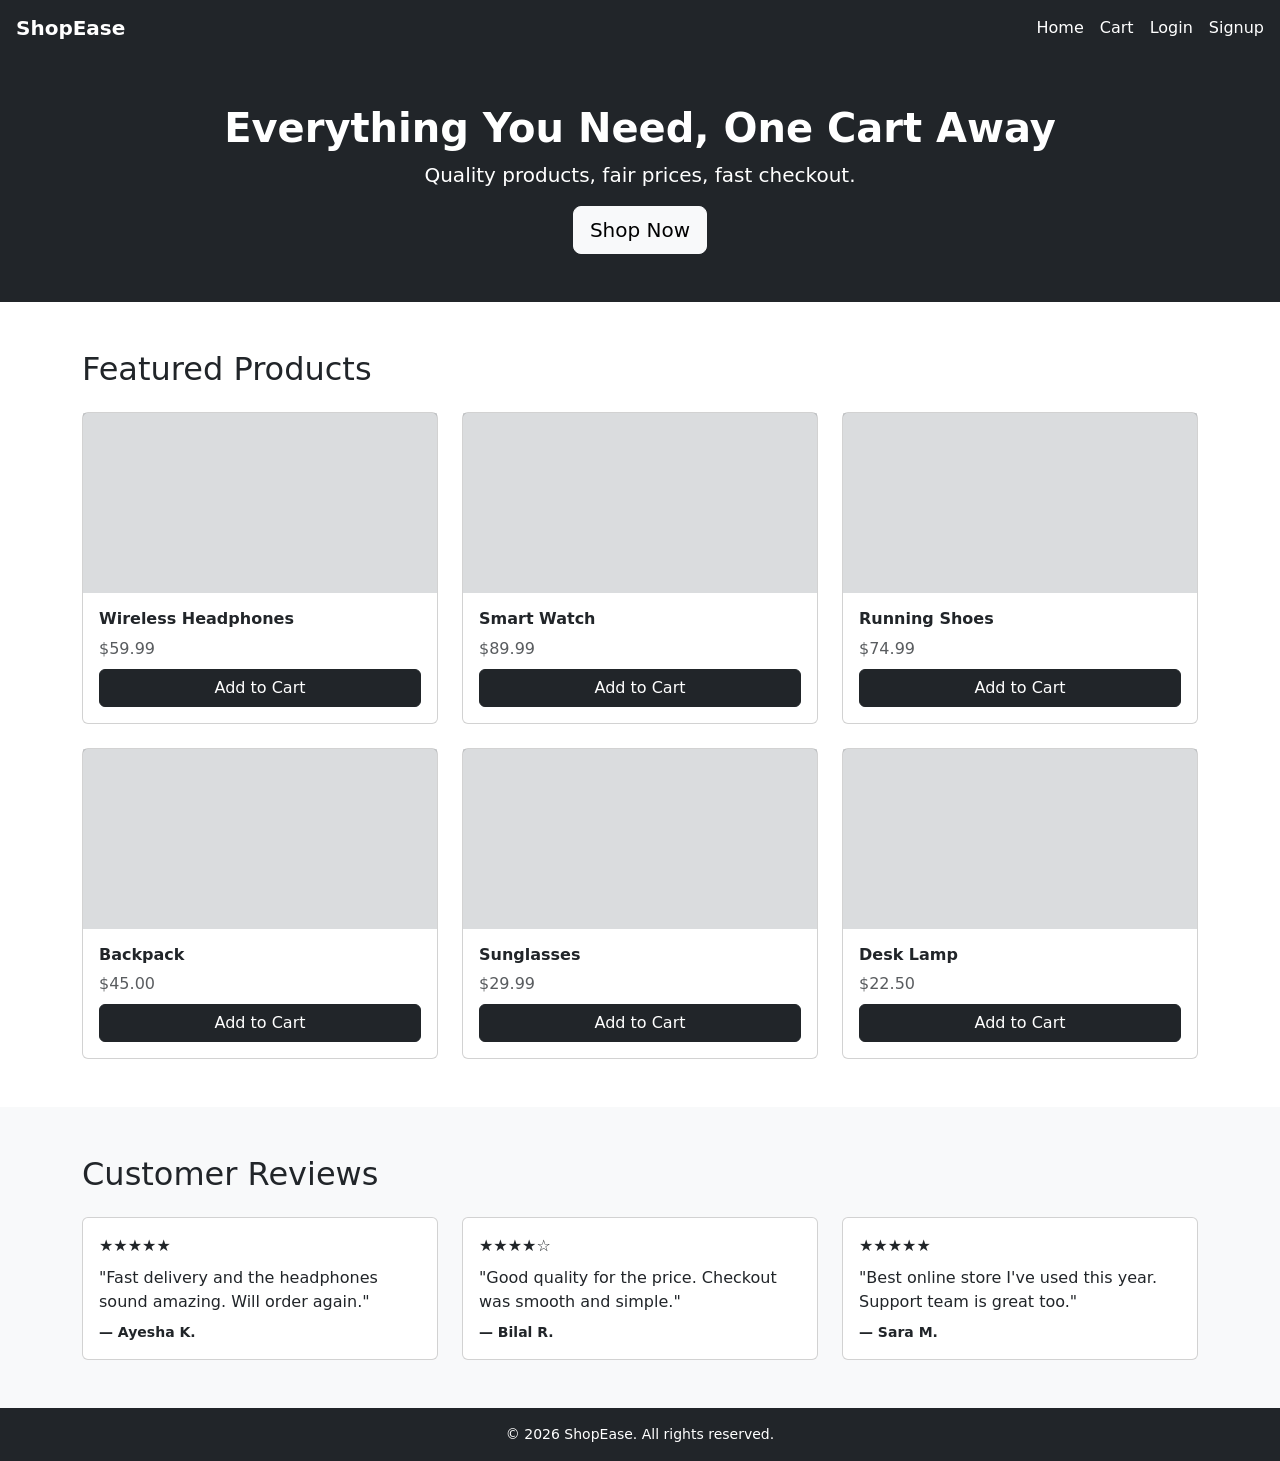
<file: Lab3/Task6_Ecommerce/index.html>
<!DOCTYPE html>
<html lang="en">
<head>
<meta charset="UTF-8">
<meta name="viewport" content="width=device-width, initial-scale=1.0">
<title>ShopEase</title>
<link href="https://cdn.jsdelivr.net/npm/bootstrap@5.3.3/dist/css/bootstrap.min.css" rel="stylesheet">
</head>
<body>

<nav class="navbar navbar-expand-md navbar-dark bg-dark px-3">
  <a class="navbar-brand fw-bold" href="index.html">ShopEase</a>
  <div class="d-flex gap-3 ms-auto">
    <a class="nav-link text-white" href="index.html">Home</a>
    <a class="nav-link text-white" href="cart.html">Cart</a>
    <a class="nav-link text-white" href="login.html">Login</a>
    <a class="nav-link text-white" href="signup.html">Signup</a>
  </div>
</nav>

<header class="bg-dark text-white text-center py-5 px-3">
  <h1 class="fw-bold">Everything You Need, One Cart Away</h1>
  <p class="lead">Quality products, fair prices, fast checkout.</p>
  <a href="#products" class="btn btn-light btn-lg">Shop Now</a>
</header>

<main class="container py-5" id="products">
  <h2 class="mb-4">Featured Products</h2>
  <div class="row g-4">

    <div class="col-12 col-sm-6 col-lg-4">
      <div class="card h-100">
        <div class="bg-secondary bg-opacity-25" style="height:180px"></div>
        <div class="card-body">
          <h3 class="fs-6 fw-bold">Wireless Headphones</h3>
          <p class="text-muted mb-2">$59.99</p>
          <form action="cart.html">
            <button class="btn btn-dark w-100" type="submit">Add to Cart</button>
          </form>
        </div>
      </div>
    </div>

    <div class="col-12 col-sm-6 col-lg-4">
      <div class="card h-100">
        <div class="bg-secondary bg-opacity-25" style="height:180px"></div>
        <div class="card-body">
          <h3 class="fs-6 fw-bold">Smart Watch</h3>
          <p class="text-muted mb-2">$89.99</p>
          <form action="cart.html">
            <button class="btn btn-dark w-100" type="submit">Add to Cart</button>
          </form>
        </div>
      </div>
    </div>

    <div class="col-12 col-sm-6 col-lg-4">
      <div class="card h-100">
        <div class="bg-secondary bg-opacity-25" style="height:180px"></div>
        <div class="card-body">
          <h3 class="fs-6 fw-bold">Running Shoes</h3>
          <p class="text-muted mb-2">$74.99</p>
          <form action="cart.html">
            <button class="btn btn-dark w-100" type="submit">Add to Cart</button>
          </form>
        </div>
      </div>
    </div>

    <div class="col-12 col-sm-6 col-lg-4">
      <div class="card h-100">
        <div class="bg-secondary bg-opacity-25" style="height:180px"></div>
        <div class="card-body">
          <h3 class="fs-6 fw-bold">Backpack</h3>
          <p class="text-muted mb-2">$45.00</p>
          <form action="cart.html">
            <button class="btn btn-dark w-100" type="submit">Add to Cart</button>
          </form>
        </div>
      </div>
    </div>

    <div class="col-12 col-sm-6 col-lg-4">
      <div class="card h-100">
        <div class="bg-secondary bg-opacity-25" style="height:180px"></div>
        <div class="card-body">
          <h3 class="fs-6 fw-bold">Sunglasses</h3>
          <p class="text-muted mb-2">$29.99</p>
          <form action="cart.html">
            <button class="btn btn-dark w-100" type="submit">Add to Cart</button>
          </form>
        </div>
      </div>
    </div>

    <div class="col-12 col-sm-6 col-lg-4">
      <div class="card h-100">
        <div class="bg-secondary bg-opacity-25" style="height:180px"></div>
        <div class="card-body">
          <h3 class="fs-6 fw-bold">Desk Lamp</h3>
          <p class="text-muted mb-2">$22.50</p>
          <form action="cart.html">
            <button class="btn btn-dark w-100" type="submit">Add to Cart</button>
          </form>
        </div>
      </div>
    </div>

  </div>
</main>

<section class="bg-light py-5 px-3">
  <div class="container">
    <h2 class="mb-4">Customer Reviews</h2>
    <div class="row g-4">
      <div class="col-12 col-md-4">
        <div class="card p-3 h-100">
          <p class="mb-2">★★★★★</p>
          <p class="mb-2">"Fast delivery and the headphones sound amazing. Will order again."</p>
          <p class="fw-bold small mb-0">&mdash; Ayesha K.</p>
        </div>
      </div>
      <div class="col-12 col-md-4">
        <div class="card p-3 h-100">
          <p class="mb-2">★★★★☆</p>
          <p class="mb-2">"Good quality for the price. Checkout was smooth and simple."</p>
          <p class="fw-bold small mb-0">&mdash; Bilal R.</p>
        </div>
      </div>
      <div class="col-12 col-md-4">
        <div class="card p-3 h-100">
          <p class="mb-2">★★★★★</p>
          <p class="mb-2">"Best online store I've used this year. Support team is great too."</p>
          <p class="fw-bold small mb-0">&mdash; Sara M.</p>
        </div>
      </div>
    </div>
  </div>
</section>

<footer class="text-center py-3 bg-dark text-white small">
  &copy; 2026 ShopEase. All rights reserved.
</footer>

</body>
</html>
</file>
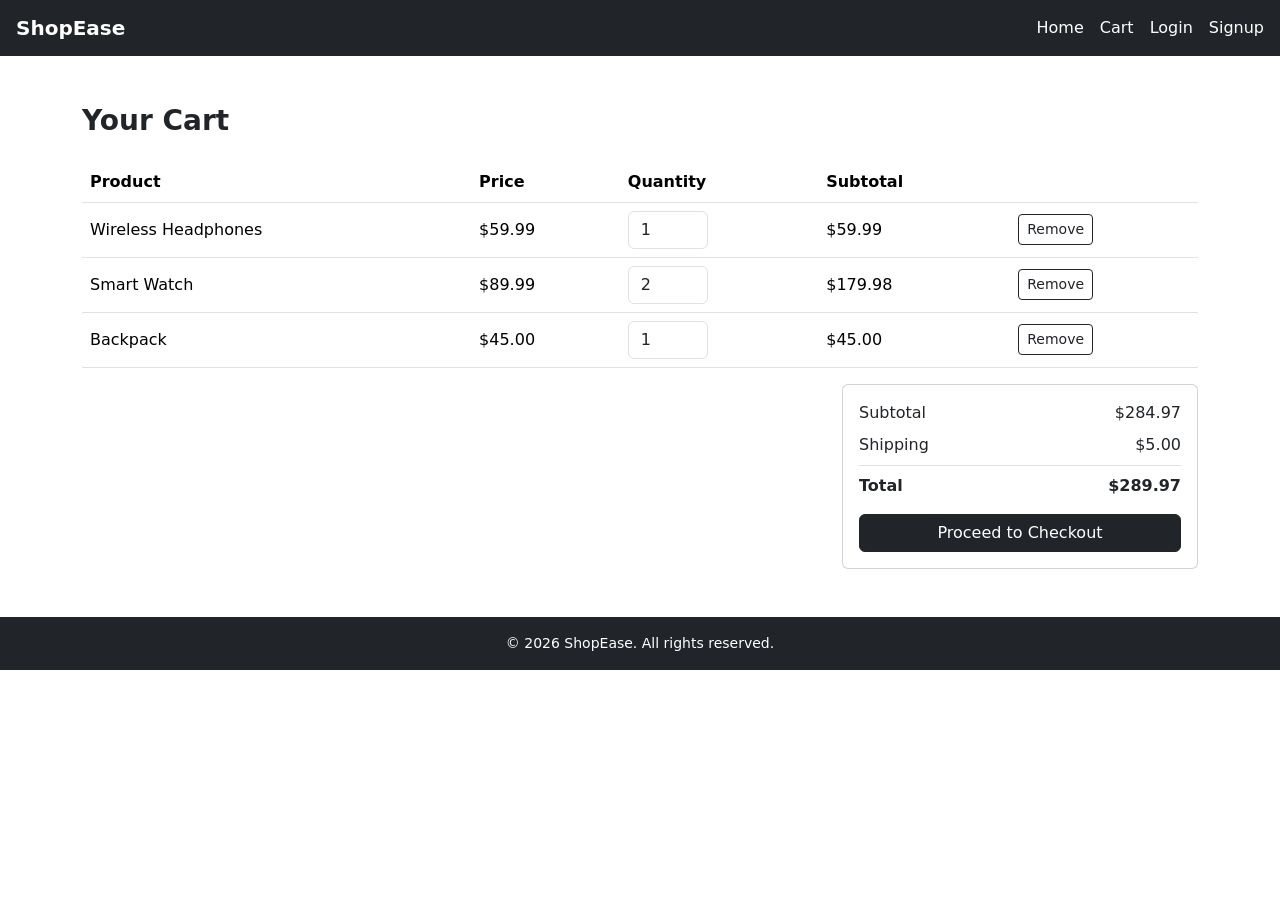
<file: Lab3/Task6_Ecommerce/cart.html>
<!DOCTYPE html>
<html lang="en">
<head>
<meta charset="UTF-8">
<meta name="viewport" content="width=device-width, initial-scale=1.0">
<title>Your Cart | ShopEase</title>
<link href="https://cdn.jsdelivr.net/npm/bootstrap@5.3.3/dist/css/bootstrap.min.css" rel="stylesheet">
</head>
<body>

<nav class="navbar navbar-expand-md navbar-dark bg-dark px-3">
  <a class="navbar-brand fw-bold" href="index.html">ShopEase</a>
  <div class="d-flex gap-3 ms-auto">
    <a class="nav-link text-white" href="index.html">Home</a>
    <a class="nav-link text-white" href="cart.html">Cart</a>
    <a class="nav-link text-white" href="login.html">Login</a>
    <a class="nav-link text-white" href="signup.html">Signup</a>
  </div>
</nav>

<main class="container py-5">
  <h1 class="fs-3 fw-bold mb-4">Your Cart</h1>

  <div class="table-responsive">
    <table class="table align-middle">
      <thead>
        <tr>
          <th>Product</th>
          <th>Price</th>
          <th>Quantity</th>
          <th>Subtotal</th>
          <th></th>
        </tr>
      </thead>
      <tbody>
        <tr>
          <td>Wireless Headphones</td>
          <td>$59.99</td>
          <td><input type="number" class="form-control" style="width:80px" value="1" min="1"></td>
          <td>$59.99</td>
          <td><button class="btn btn-outline-dark btn-sm" type="button">Remove</button></td>
        </tr>
        <tr>
          <td>Smart Watch</td>
          <td>$89.99</td>
          <td><input type="number" class="form-control" style="width:80px" value="2" min="1"></td>
          <td>$179.98</td>
          <td><button class="btn btn-outline-dark btn-sm" type="button">Remove</button></td>
        </tr>
        <tr>
          <td>Backpack</td>
          <td>$45.00</td>
          <td><input type="number" class="form-control" style="width:80px" value="1" min="1"></td>
          <td>$45.00</td>
          <td><button class="btn btn-outline-dark btn-sm" type="button">Remove</button></td>
        </tr>
      </tbody>
    </table>
  </div>

  <div class="row justify-content-end">
    <div class="col-12 col-md-4">
      <div class="card p-3">
        <div class="d-flex justify-content-between mb-2">
          <span>Subtotal</span>
          <span>$284.97</span>
        </div>
        <div class="d-flex justify-content-between mb-2">
          <span>Shipping</span>
          <span>$5.00</span>
        </div>
        <div class="d-flex justify-content-between fw-bold border-top pt-2 mb-3">
          <span>Total</span>
          <span>$289.97</span>
        </div>
        <a href="checkout.html" class="btn btn-dark w-100">Proceed to Checkout</a>
      </div>
    </div>
  </div>
</main>

<footer class="text-center py-3 bg-dark text-white small">
  &copy; 2026 ShopEase. All rights reserved.
</footer>

</body>
</html>
</file>
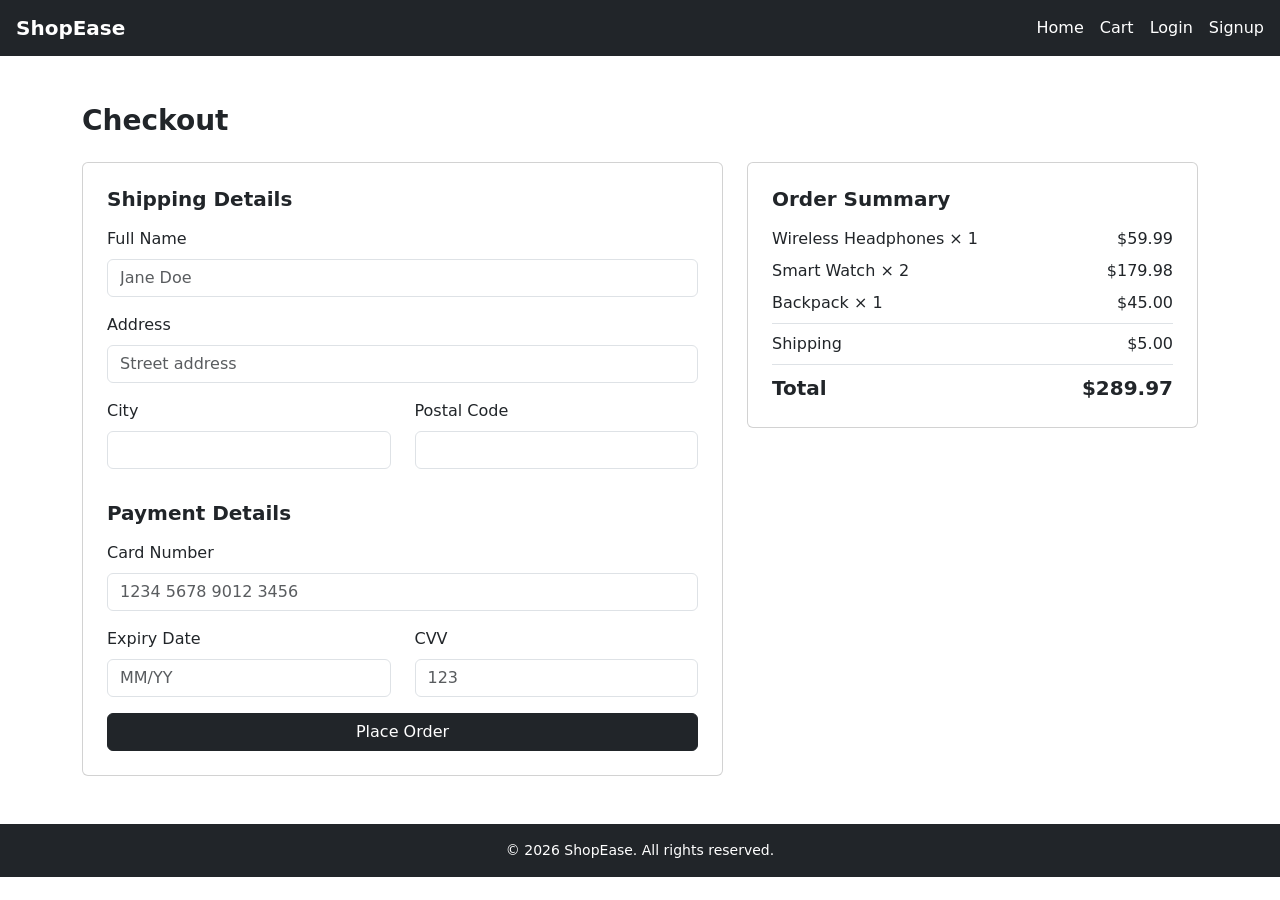
<file: Lab3/Task6_Ecommerce/checkout.html>
<!DOCTYPE html>
<html lang="en">
<head>
<meta charset="UTF-8">
<meta name="viewport" content="width=device-width, initial-scale=1.0">
<title>Checkout | ShopEase</title>
<link href="https://cdn.jsdelivr.net/npm/bootstrap@5.3.3/dist/css/bootstrap.min.css" rel="stylesheet">
</head>
<body>

<nav class="navbar navbar-expand-md navbar-dark bg-dark px-3">
  <a class="navbar-brand fw-bold" href="index.html">ShopEase</a>
  <div class="d-flex gap-3 ms-auto">
    <a class="nav-link text-white" href="index.html">Home</a>
    <a class="nav-link text-white" href="cart.html">Cart</a>
    <a class="nav-link text-white" href="login.html">Login</a>
    <a class="nav-link text-white" href="signup.html">Signup</a>
  </div>
</nav>

<main class="container py-5">
  <h1 class="fs-3 fw-bold mb-4">Checkout</h1>

  <div class="row g-4">

    <div class="col-12 col-lg-7">
      <form class="card p-4">
        <h2 class="fs-5 fw-bold mb-3">Shipping Details</h2>
        <div class="mb-3">
          <label class="form-label">Full Name</label>
          <input type="text" class="form-control" placeholder="Jane Doe" required>
        </div>
        <div class="mb-3">
          <label class="form-label">Address</label>
          <input type="text" class="form-control" placeholder="Street address" required>
        </div>
        <div class="row">
          <div class="col-6 mb-3">
            <label class="form-label">City</label>
            <input type="text" class="form-control" required>
          </div>
          <div class="col-6 mb-3">
            <label class="form-label">Postal Code</label>
            <input type="text" class="form-control" required>
          </div>
        </div>

        <h2 class="fs-5 fw-bold mt-3 mb-3">Payment Details</h2>
        <div class="mb-3">
          <label class="form-label">Card Number</label>
          <input type="text" class="form-control" placeholder="1234 5678 9012 3456" required>
        </div>
        <div class="row">
          <div class="col-6 mb-3">
            <label class="form-label">Expiry Date</label>
            <input type="text" class="form-control" placeholder="MM/YY" required>
          </div>
          <div class="col-6 mb-3">
            <label class="form-label">CVV</label>
            <input type="text" class="form-control" placeholder="123" required>
          </div>
        </div>

        <button type="submit" class="btn btn-dark w-100">Place Order</button>
      </form>
    </div>

    <div class="col-12 col-lg-5">
      <div class="card p-4">
        <h2 class="fs-5 fw-bold mb-3">Order Summary</h2>
        <div class="d-flex justify-content-between mb-2">
          <span>Wireless Headphones &times; 1</span>
          <span>$59.99</span>
        </div>
        <div class="d-flex justify-content-between mb-2">
          <span>Smart Watch &times; 2</span>
          <span>$179.98</span>
        </div>
        <div class="d-flex justify-content-between mb-2">
          <span>Backpack &times; 1</span>
          <span>$45.00</span>
        </div>
        <div class="d-flex justify-content-between mb-2 border-top pt-2">
          <span>Shipping</span>
          <span>$5.00</span>
        </div>
        <div class="d-flex justify-content-between fw-bold fs-5 border-top pt-2">
          <span>Total</span>
          <span>$289.97</span>
        </div>
      </div>
    </div>

  </div>
</main>

<footer class="text-center py-3 bg-dark text-white small">
  &copy; 2026 ShopEase. All rights reserved.
</footer>

</body>
</html>
</file>
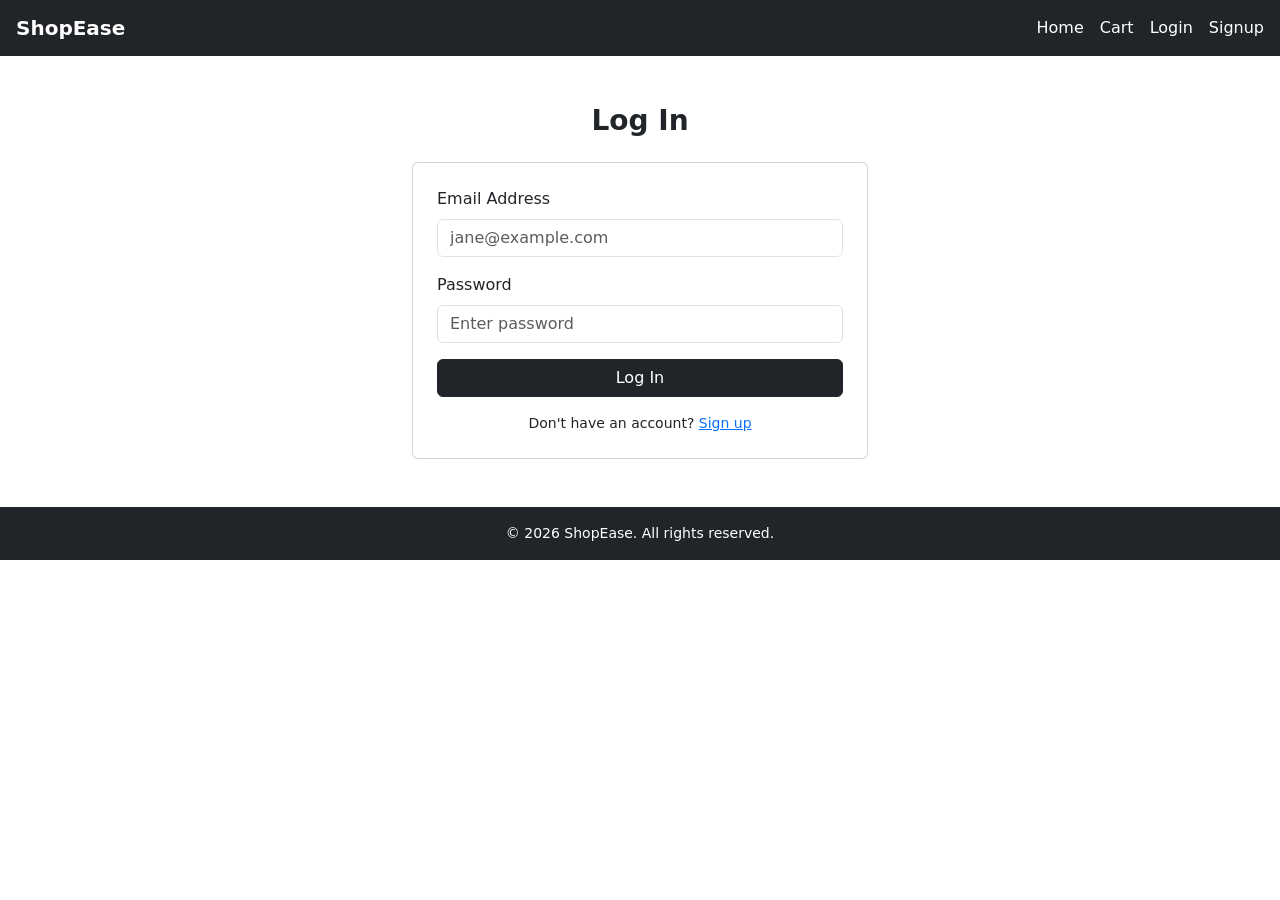
<file: Lab3/Task6_Ecommerce/login.html>
<!DOCTYPE html>
<html lang="en">
<head>
<meta charset="UTF-8">
<meta name="viewport" content="width=device-width, initial-scale=1.0">
<title>Log In | ShopEase</title>
<link href="https://cdn.jsdelivr.net/npm/bootstrap@5.3.3/dist/css/bootstrap.min.css" rel="stylesheet">
</head>
<body>

<nav class="navbar navbar-expand-md navbar-dark bg-dark px-3">
  <a class="navbar-brand fw-bold" href="index.html">ShopEase</a>
  <div class="d-flex gap-3 ms-auto">
    <a class="nav-link text-white" href="index.html">Home</a>
    <a class="nav-link text-white" href="cart.html">Cart</a>
    <a class="nav-link text-white" href="login.html">Login</a>
    <a class="nav-link text-white" href="signup.html">Signup</a>
  </div>
</nav>

<main class="container py-5" style="max-width:480px">
  <h1 class="fs-3 fw-bold text-center mb-4">Log In</h1>

  <form class="card p-4">
    <div class="mb-3">
      <label class="form-label">Email Address</label>
      <input type="email" class="form-control" placeholder="jane@example.com" required>
    </div>
    <div class="mb-3">
      <label class="form-label">Password</label>
      <input type="password" class="form-control" placeholder="Enter password" required>
    </div>
    <button type="submit" class="btn btn-dark w-100">Log In</button>
    <p class="text-center small mt-3 mb-0">Don't have an account? <a href="signup.html">Sign up</a></p>
  </form>
</main>

<footer class="text-center py-3 bg-dark text-white small">
  &copy; 2026 ShopEase. All rights reserved.
</footer>

</body>
</html>
</file>
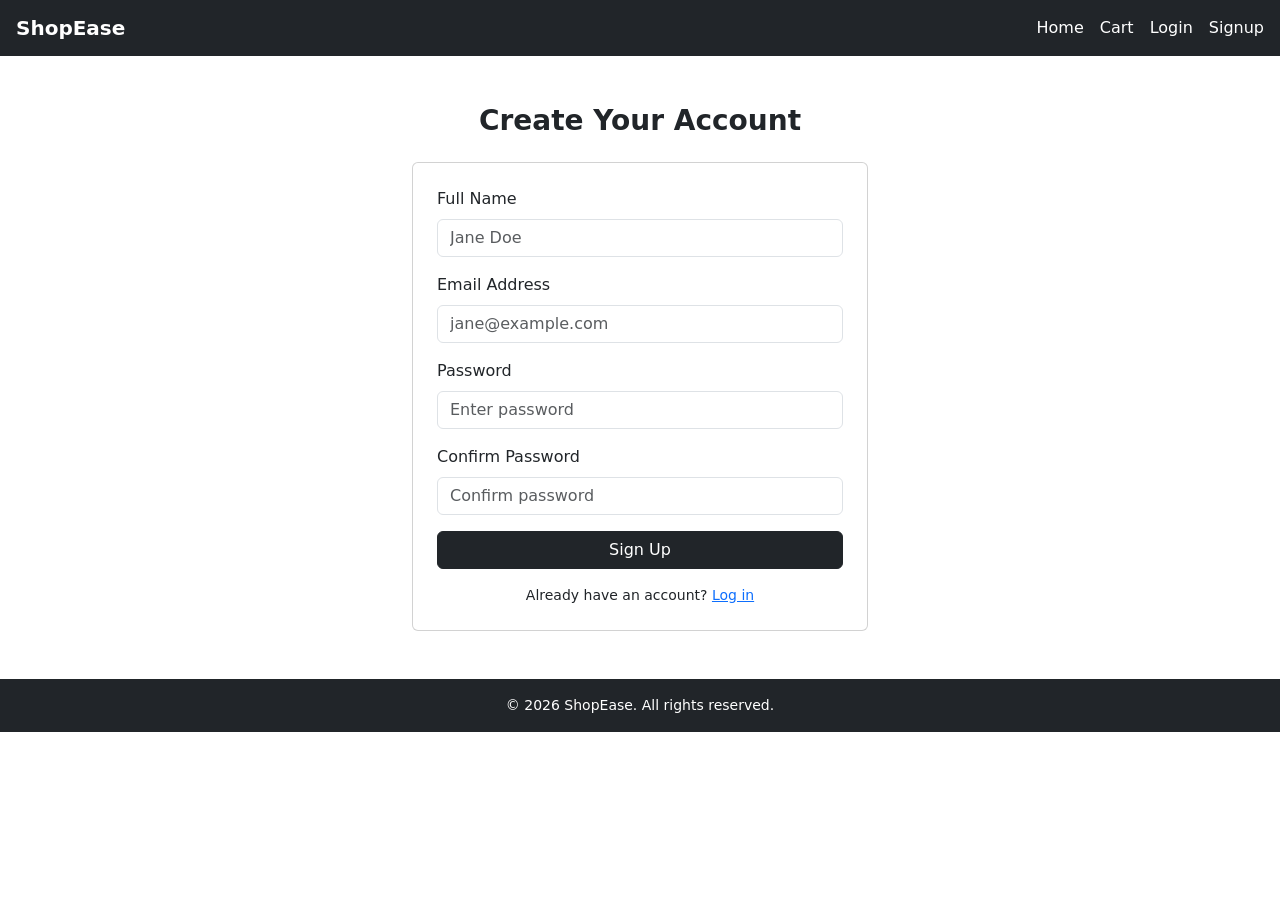
<file: Lab3/Task6_Ecommerce/signup.html>
<!DOCTYPE html>
<html lang="en">
<head>
<meta charset="UTF-8">
<meta name="viewport" content="width=device-width, initial-scale=1.0">
<title>Sign Up | ShopEase</title>
<link href="https://cdn.jsdelivr.net/npm/bootstrap@5.3.3/dist/css/bootstrap.min.css" rel="stylesheet">
</head>
<body>

<nav class="navbar navbar-expand-md navbar-dark bg-dark px-3">
  <a class="navbar-brand fw-bold" href="index.html">ShopEase</a>
  <div class="d-flex gap-3 ms-auto">
    <a class="nav-link text-white" href="index.html">Home</a>
    <a class="nav-link text-white" href="cart.html">Cart</a>
    <a class="nav-link text-white" href="login.html">Login</a>
    <a class="nav-link text-white" href="signup.html">Signup</a>
  </div>
</nav>

<main class="container py-5" style="max-width:480px">
  <h1 class="fs-3 fw-bold text-center mb-4">Create Your Account</h1>

  <form class="card p-4">
    <div class="mb-3">
      <label class="form-label">Full Name</label>
      <input type="text" class="form-control" placeholder="Jane Doe" required>
    </div>
    <div class="mb-3">
      <label class="form-label">Email Address</label>
      <input type="email" class="form-control" placeholder="jane@example.com" required>
    </div>
    <div class="mb-3">
      <label class="form-label">Password</label>
      <input type="password" class="form-control" placeholder="Enter password" required>
    </div>
    <div class="mb-3">
      <label class="form-label">Confirm Password</label>
      <input type="password" class="form-control" placeholder="Confirm password" required>
    </div>
    <button type="submit" class="btn btn-dark w-100">Sign Up</button>
    <p class="text-center small mt-3 mb-0">Already have an account? <a href="login.html">Log in</a></p>
  </form>
</main>

<footer class="text-center py-3 bg-dark text-white small">
  &copy; 2026 ShopEase. All rights reserved.
</footer>

</body>
</html>
</file>
<file: Task1_IEEE_Paper_Template/style.css>
body {
  font-family: "Times New Roman", Times, serif;
  background-color: #e6e6e6;
  margin: 0;
  padding: 20px 0;
}

.paper {
  width: 850px;
  margin: 0 auto;
  background-color: #ffffff;
  padding: 60px 70px;
}

.title {
  text-align: center;
  font-size: 24px;
  margin-bottom: 20px;
}

.authors {
  display: flex;
  justify-content: space-around;
  text-align: center;
  font-size: 12px;
  margin-bottom: 25px;
}

.author p {
  margin: 2px 0;
}

.twocolumn {
  column-count: 2;
  column-gap: 25px;
  font-size: 13px;
  text-align: justify;
}

.abstract, .keywords {
  margin: 0 0 10px 0;
}

h2 {
  font-size: 13px;
  margin-top: 14px;
  margin-bottom: 6px;
}

h3 {
  font-size: 13px;
  font-style: italic;
  margin-top: 10px;
  margin-bottom: 6px;
}

p {
  margin: 0 0 10px 0;
  line-height: 1.4;
}

table {
  border-collapse: collapse;
  width: 100%;
  margin: 10px 0;
  font-size: 12px;
}

caption {
  font-size: 11px;
  margin-bottom: 4px;
}

th, td {
  border: 1px solid #000000;
  padding: 4px 6px;
  text-align: center;
}

.references {
  font-size: 12px;
  padding-left: 18px;
  margin: 0;
}

.references li {
  margin-bottom: 6px;
}
</file>
<file: Task2_Class_Timetable/style.css>
body {
  font-family: Arial, Helvetica, sans-serif;
  background-color: #ffffff;
  margin: 20px;
}

.timetable-wrap {
  border: 4px solid #000000;
  padding: 10px 15px;
  width: 1300px;
}

.uni-name {
  margin: 0;
  font-size: 13px;
}

h1 {
  text-align: center;
  font-size: 34px;
  margin: 0 0 10px 0;
}

table {
  border-collapse: collapse;
  width: 100%;
  table-layout: fixed;
}

th, td {
  border: 1px solid #000000;
  vertical-align: middle;
  text-align: center;
  padding: 4px;
}

th {
  font-size: 12px;
  font-weight: normal;
  padding: 6px 2px;
}

th span {
  font-size: 10px;
  color: #333333;
}

.daycol {
  width: 60px;
  font-size: 30px;
  font-weight: normal;
}

td .teacher {
  font-size: 10px;
  margin: 2px 0;
}

td .course {
  font-size: 12px;
  font-weight: bold;
  margin: 6px 0;
}

td .room {
  font-size: 10px;
  margin: 6px 0 2px 0;
}

.merged .course {
  font-size: 15px;
}

.footer {
  font-size: 11px;
  margin: 8px 0 0 0;
}
</file>
<file: Task3_Facebook_Homepage/style.css>
body {
  font-family: Arial, Helvetica, sans-serif;
  background-color: #f0f2f5;
  margin: 0;
}

.topbar {
  background-color: #ffffff;
  height: 56px;
  display: flex;
  align-items: center;
  padding: 0 16px;
  border-bottom: 1px solid #dddfe2;
}

.logo {
  color: #1877f2;
  font-size: 26px;
  font-weight: bold;
  margin-right: 12px;
}

.search {
  background-color: #f0f2f5;
  border: none;
  border-radius: 20px;
  padding: 8px 12px;
  width: 220px;
}

.nav-icons {
  flex-grow: 1;
  display: flex;
  justify-content: center;
  gap: 40px;
  font-size: 22px;
}

.right-icons {
  display: flex;
  align-items: center;
  gap: 10px;
}

.right-icons .icon {
  background-color: #e4e6eb;
  border-radius: 50%;
  width: 36px;
  height: 36px;
  display: inline-flex;
  align-items: center;
  justify-content: center;
  font-size: 18px;
}

.profile-pic {
  background-color: #cccccc;
  border-radius: 50%;
  width: 32px;
  height: 32px;
  display: inline-block;
}

.profile-pic.small {
  width: 28px;
  height: 28px;
  margin-right: 8px;
  vertical-align: middle;
}

.content {
  display: flex;
  justify-content: center;
  padding: 16px;
  gap: 16px;
}

.left-sidebar, .right-sidebar {
  width: 240px;
}

.left-sidebar ul, .right-sidebar ul {
  list-style: none;
  padding: 0;
  margin: 0;
}

.left-sidebar li, .right-sidebar li {
  padding: 8px 4px;
  font-size: 15px;
}

.feed {
  width: 500px;
  display: flex;
  flex-direction: column;
  gap: 16px;
}

.card {
  background-color: #ffffff;
  border-radius: 8px;
  padding: 12px 16px;
  box-shadow: 0 1px 2px rgba(0,0,0,0.2);
}

.create-post-row {
  display: flex;
  align-items: center;
  gap: 10px;
}

.create-post-row input {
  flex-grow: 1;
  background-color: #f0f2f5;
  border: none;
  border-radius: 20px;
  padding: 10px 14px;
}

.create-post-actions {
  display: flex;
  justify-content: space-between;
  border-top: 1px solid #dddfe2;
  margin-top: 12px;
  padding-top: 10px;
  font-size: 14px;
  color: #65676b;
}

.post-header {
  display: flex;
  align-items: center;
  gap: 10px;
}

.post-user .name {
  margin: 0;
  font-weight: bold;
  font-size: 15px;
}

.post-user .time {
  margin: 0;
  font-size: 12px;
  color: #65676b;
}

.post-text {
  margin: 10px 0;
  font-size: 15px;
}

.post-image {
  background-color: #cccccc;
  height: 250px;
  border-radius: 6px;
  margin-bottom: 10px;
}

.post-stats {
  font-size: 13px;
  color: #65676b;
  border-bottom: 1px solid #dddfe2;
  padding-bottom: 8px;
}

.post-actions {
  display: flex;
  justify-content: space-between;
  padding-top: 8px;
  font-size: 14px;
  color: #65676b;
}

.right-sidebar h3 {
  font-size: 16px;
  color: #65676b;
}

.ad-image {
  background-color: #cccccc;
  height: 100px;
  border-radius: 6px;
}

.ad p {
  font-size: 14px;
  margin: 6px 0 20px 0;
}
</file>
<file: Task4_Portfolio_2Column/css/style.css>
:root {
  --bg: #f9fafb;
  --panel: #ffffff;
  --text-1: #1f2937;
  --text-2: #4b5563;
  --text-3: #6b7280;
  --text-4: #9ca3af;
  --border-soft: #f3f4f6;
  --border: #e5e7eb;
  --icon-bg: #ffffff;
  --btn-from: #1f2937;
  --btn-to: #374151;
  --btn-text: #e5e7eb;
  --focus-ring: #d1d5db;

  --radius-card: 12px;
  --shadow-xs: 0 1px 2px rgba(0,0,0,.04);
  --shadow-sm: 0 1px 3px rgba(0,0,0,.08), 0 1px 2px rgba(0,0,0,.06);
  --shadow-lg: 0 10px 25px rgba(0,0,0,.12), 0 4px 10px rgba(0,0,0,.06);
}

* { box-sizing: border-box; }
html { scroll-behavior: smooth; scroll-padding-top: 24px; }

body {
  margin: 0;
  background: var(--bg);
  color: var(--text-1);
  font-family: 'Inter', sans-serif;
  font-size: 16px;
  line-height: 1.5;
}

h1, h2, h3 { margin: 0; }
p { margin: 0; }
a { color: inherit; text-decoration: none; }
img { display: block; max-width: 100%; }
button { font: inherit; cursor: pointer; }

/* Page frame */
.page {
  max-width: 1240px;
  margin: 0 auto;
  background: var(--panel);
  border-left: 1px solid var(--border-soft);
  border-right: 1px solid var(--border-soft);
  padding: 0 64px 64px;
}

/* Hero */
.hero { text-align: center; padding-top: 40px; }
.hero__avatar { border-radius: 999px; box-shadow: var(--shadow-lg); margin: 0 auto 16px; object-fit: cover; width: 72px; height: 72px; }
.hero__name { font-family: 'Inter Tight', sans-serif; font-weight: 700; font-size: 24px; color: var(--text-1); margin-bottom: 4px; }
.hero__tagline { font-size: 14px; color: var(--text-2); margin-bottom: 20px; }

.btn {
  display: inline-flex;
  align-items: center;
  justify-content: center;
  border: none;
  border-radius: 999px;
  padding: 6px 16px;
  font-size: 14px;
  font-weight: 500;
  font-family: 'Inter', sans-serif;
  color: var(--btn-text);
  background: linear-gradient(135deg, var(--btn-from), var(--btn-to));
  box-shadow: var(--shadow-sm);
}

.hero__gallery-wrap {
  background: #ffffff;
  border: 1px solid var(--border);
  box-shadow: var(--shadow-lg);
  border-radius: 24px;
  padding: 16px;
  max-width: 520px;
  margin: 24px auto 0;
}
.hero__gallery { display: flex; justify-content: center; gap: 16px; }
.gallery-photo {
  width: calc(50% - 8px);
  aspect-ratio: 245 / 160;
  border-radius: var(--radius-card);
  box-shadow: var(--shadow-lg);
  object-fit: cover;
}

/* Two column layout for main content */
.columns {
  display: flex;
  gap: 40px;
  padding-top: 48px;
  align-items: flex-start;
}
.col {
  flex: 1;
  min-width: 0;
}

.section + .section { margin-top: 48px; }
.section__title { font-family: 'Inter Tight', sans-serif; font-weight: 600; font-size: 18px; color: var(--text-1); margin-bottom: 24px; }

/* Cards */
.stack { display: flex; flex-direction: column; gap: 12px; }

.exp-card {
  display: flex;
  gap: 20px;
  padding: 20px;
  border-radius: var(--radius-card);
  border: 1px solid var(--border-soft);
  text-align: left;
}

.exp-card__icon {
  flex-shrink: 0;
  width: 40px; height: 40px;
  border-radius: 999px;
  display: flex; align-items: center; justify-content: center;
  background: var(--badge);
  color: #fff;
  font-family: 'Inter Tight', sans-serif;
  font-weight: 700;
  font-size: 15px;
  box-shadow: var(--shadow-xs);
}
.exp-card__icon--img { background: #fff; border: 1px solid var(--border); overflow: hidden; }
.exp-card__icon--img img { width: 100%; height: 100%; object-fit: contain; }

.exp-card__date { font-size: 13px; font-style: italic; color: var(--text-3); margin-bottom: 4px; }
.exp-card__title { font-size: 16px; font-weight: 600; color: var(--text-1); margin-bottom: 2px; }
.exp-card__org { font-size: 13px; font-weight: 500; color: var(--text-2); margin-bottom: 8px; }
.exp-card__bullets { margin: 0; padding: 0; list-style: none; font-size: 14px; color: var(--text-2); line-height: 1.6; display: flex; flex-direction: column; gap: 6px; }
.exp-card__bullets li { padding-left: 14px; position: relative; }
.exp-card__bullets li::before { content: "\2013"; position: absolute; left: 0; color: var(--text-4); }

.exp-card__link {
  display: inline-block;
  margin-top: 10px;
  font-size: 13px;
  font-weight: 500;
  color: var(--text-2);
}
.exp-card__link:hover { color: var(--text-1); }

.exp-role { margin-top: 12px; padding-left: 14px; border-left: 2px solid var(--border); }
.exp-role__date { font-size: 12px; font-style: italic; color: var(--text-3); }
.exp-role__title { font-size: 14px; font-weight: 600; color: var(--text-1); }
.exp-role__skills { font-size: 12px; color: var(--text-4); margin-top: 2px; }

/* Hackathons */
.hackathon-card {
  padding: 20px;
  border-radius: var(--radius-card);
  border: 1px solid var(--border-soft);
  text-align: left;
}
.hackathon-card__result { font-size: 12px; font-weight: 600; color: var(--text-2); margin-bottom: 4px; }
.hackathon-card__title { font-size: 16px; font-weight: 600; color: var(--text-1); margin-bottom: 6px; }
.hackathon-card__desc { font-size: 14px; color: var(--text-2); line-height: 1.6; }

.scroll-video {
  margin-top: 14px;
  width: 100%;
  aspect-ratio: 16 / 9;
  border-radius: 8px;
  object-fit: cover;
  background: #000;
}

/* Products */
.project-card {
  padding: 20px;
  border-radius: var(--radius-card);
  border: 1px solid var(--border-soft);
  text-align: left;
}
.project-card__icon--img {
  width: 40px; height: 40px;
  border-radius: 8px;
  display: flex; align-items: center; justify-content: center;
  background: #171e19;
  box-shadow: var(--shadow-xs);
  margin-bottom: 12px;
}
.project-card__title { font-size: 16px; font-weight: 600; color: var(--text-1); margin-bottom: 6px; }
.project-card__desc { font-size: 14px; color: var(--text-2); line-height: 1.6; margin-bottom: 10px; }

/* Tutorials */
.tutorials-grid { display: grid; grid-template-columns: 1fr; gap: 16px; }

.media-card {
  position: relative;
  aspect-ratio: 600 / 338;
  border-radius: var(--radius-card);
  box-shadow: var(--shadow-lg);
  overflow: hidden;
}
.media-card__figure { position: absolute; inset: 0; }
.media-card__figure::before {
  content: "";
  position: absolute; inset: 0;
  background: linear-gradient(to top, rgba(3,7,18,.75), transparent 75%);
  z-index: 1;
}
.media-card__figure img { width: 100%; height: 100%; object-fit: cover; }
.media-card__body { position: relative; z-index: 2; height: 100%; display: flex; align-items: flex-end; padding: 20px 24px; }
.media-card__body h3 { font-size: 14px; font-weight: 500; }
.media-card__body a { color: #fff; }

/* Testimonial */
.testimonial-card {
  padding: 20px;
  border-radius: var(--radius-card);
  border: 1px solid var(--border-soft);
  text-align: left;
}
.testimonial-card__avatar { width: 44px; height: 44px; border-radius: 999px; object-fit: cover; margin-bottom: 12px; }
.testimonial-card__name { font-size: 14px; font-weight: 600; color: var(--text-1); }
.testimonial-card__role { font-size: 13px; color: var(--text-3); margin-bottom: 12px; }
.testimonial-card__quote { font-size: 14px; color: var(--text-2); line-height: 1.6; }

/* Newsletter */
.newsletter {
  padding: 20px;
  border-radius: var(--radius-card);
  border: 1px solid var(--border-soft);
}
.newsletter form {
  display: flex;
  align-items: center;
  gap: 8px;
  background: var(--panel);
  padding: 8px;
  border: 1px solid var(--border);
  border-radius: 8px;
}
.newsletter input {
  flex: 1;
  min-width: 0;
  border: none;
  background: transparent;
  font-size: 14px;
  color: var(--text-1);
  padding: 6px 8px;
}
.newsletter input:focus { outline: none; }
.newsletter input::placeholder { color: var(--text-4); }
.newsletter .btn { border: none; white-space: nowrap; }

/* Footer */
.footer { text-align: center; padding-top: 48px; }
.footer__mark {
  font-family: 'Inter Tight', sans-serif;
  font-weight: 700;
  font-size: 28px;
  letter-spacing: 1px;
  color: var(--text-1);
  margin-bottom: 24px;
}
.social-icons { list-style: none; display: flex; justify-content: center; gap: 16px; padding: 0; margin: 0 0 24px; }
.social-icons a {
  font-size: 13px;
  color: var(--text-2);
  padding: 6px 12px;
  border-radius: 999px;
  border: 1px solid var(--border);
}
.social-icons a:hover { color: var(--text-1); }
.footer__copyright { font-size: 14px; color: var(--text-4); }

/* Side nav */
.side-nav {
  position: fixed;
  left: 24px;
  top: 50%;
  transform: translateY(-50%);
}
.side-nav ul { list-style: none; margin: 0; padding: 0; display: flex; flex-direction: column; gap: 14px; }
.side-nav a {
  font-size: 12px;
  font-weight: 500;
  color: var(--text-3);
}
.side-nav a:hover { color: var(--text-1); }
</file>
<file: Task5_StealTheirUsers_Landing/style.css>
:root {
  --yellow: #ffe600;
  --yellow-dim: #f5d400;
  --black: #0a0a0a;
  --white: #ffffff;
  --border: 4px solid var(--black);
  --shadow-hard: 8px 8px 0 var(--black);
  --shadow-hard-sm: 4px 4px 0 var(--black);
}

* { box-sizing: border-box; margin: 0; padding: 0; }

body {
  font-family: 'Segoe UI', Arial, sans-serif;
  background: var(--yellow);
  color: var(--black);
  cursor: crosshair;
  overflow-x: hidden;
}

img { max-width: 100%; display: block; }

/* ---------- marquee ---------- */
.marquee {
  background: var(--black);
  color: var(--yellow);
  border-bottom: var(--border);
  overflow: hidden;
  white-space: nowrap;
  padding: 8px 0;
}
.marquee__track {
  display: inline-block;
  animation: scroll-left 14s linear infinite;
  font-weight: 800;
  letter-spacing: 3px;
  text-transform: uppercase;
  font-size: 14px;
}
.marquee__track span { padding: 0 24px; }
@keyframes scroll-left {
  from { transform: translateX(0); }
  to { transform: translateX(-50%); }
}

/* ---------- nav ---------- */
.nav {
  position: sticky;
  top: 0;
  z-index: 50;
  display: flex;
  align-items: center;
  justify-content: space-between;
  padding: 18px 5%;
  background: var(--yellow);
  border-bottom: var(--border);
}
.nav__logo {
  font-weight: 900;
  font-size: 22px;
  text-transform: uppercase;
}
.nav__logo span { -webkit-text-stroke: 1.5px var(--black); color: var(--yellow); }
.nav__links { list-style: none; display: flex; gap: 32px; }
.nav__links a {
  color: var(--black);
  text-decoration: none;
  font-weight: 600;
  position: relative;
}
.nav__links a::after {
  content: "";
  position: absolute;
  left: 0; bottom: -4px;
  width: 0%;
  height: 3px;
  background: var(--black);
  transition: width .2s ease;
}
.nav__links a:hover::after { width: 100%; }
.nav__cta {
  background: var(--black);
  color: var(--yellow);
  text-decoration: none;
  font-weight: 700;
  padding: 10px 20px;
  border: var(--border);
  box-shadow: var(--shadow-hard-sm);
  transition: transform .15s ease;
}
.nav__cta:hover { transform: translate(-2px, -2px); }

/* ---------- hero ---------- */
.hero {
  position: relative;
  text-align: center;
  padding: 90px 6% 60px;
  overflow: hidden;
}
.hero__blob {
  position: absolute;
  top: -120px; right: -100px;
  width: 380px; height: 380px;
  background: var(--black);
  border-radius: 42% 58% 65% 35% / 45% 40% 60% 55%;
  z-index: 0;
  opacity: .08;
  animation: blob-spin 12s linear infinite;
}
@keyframes blob-spin {
  from { transform: rotate(0deg); }
  to { transform: rotate(360deg); }
}
.hero__eyebrow {
  position: relative;
  font-family: 'Courier New', monospace;
  font-weight: 700;
  letter-spacing: 2px;
  text-transform: uppercase;
  margin-bottom: 18px;
}
.hero__title {
  position: relative;
  font-size: clamp(34px, 6vw, 68px);
  font-weight: 900;
  line-height: 1.08;
  text-transform: uppercase;
  margin-bottom: 24px;
}
.outline-text {
  color: var(--yellow);
  -webkit-text-stroke: 2px var(--black);
  text-stroke: 2px var(--black);
}
.fill-text {
  background: var(--black);
  color: var(--yellow);
  padding: 0 10px;
  display: inline-block;
  transform: rotate(-2deg);
  box-shadow: var(--shadow-hard-sm);
}
.hero__sub {
  position: relative;
  max-width: 620px;
  margin: 0 auto 34px;
  font-size: 18px;
  line-height: 1.6;
}
.hero__actions {
  position: relative;
  display: flex;
  justify-content: center;
  gap: 18px;
  flex-wrap: wrap;
  margin-bottom: 56px;
}
.btn {
  display: inline-block;
  text-decoration: none;
  font-weight: 800;
  text-transform: uppercase;
  letter-spacing: 1px;
  padding: 16px 30px;
  border: var(--border);
  transition: transform .15s ease, box-shadow .15s ease;
}
.btn--primary { background: var(--black); color: var(--yellow); box-shadow: var(--shadow-hard); }
.btn--primary:hover { transform: translate(-3px, -3px); box-shadow: 11px 11px 0 var(--black); }
.btn--ghost { background: transparent; color: var(--black); box-shadow: var(--shadow-hard); }
.btn--ghost:hover { transform: translate(-3px, -3px); box-shadow: 11px 11px 0 var(--black); }
.btn--outline { background: var(--yellow); color: var(--black); box-shadow: var(--shadow-hard-sm); width: 100%; text-align: center; }
.btn--outline:hover { transform: translate(-2px, -2px); }
.btn--big { font-size: 20px; padding: 22px 40px; }

.hero__stats {
  position: relative;
  display: flex;
  justify-content: center;
  gap: 60px;
  flex-wrap: wrap;
}
.hero__stats div { display: flex; flex-direction: column; align-items: center; }
.hero__stats b { font-size: 34px; font-weight: 900; }
.hero__stats small { text-transform: uppercase; letter-spacing: 1px; font-size: 12px; }

/* ---------- section title ---------- */
.section-title {
  text-align: center;
  font-size: clamp(26px, 4vw, 40px);
  font-weight: 900;
  text-transform: uppercase;
  margin-bottom: 46px;
}
.section-title--light { color: var(--yellow); }

/* ---------- features ---------- */
.features { padding: 90px 6%; background: var(--white); border-top: var(--border); border-bottom: var(--border); }
.features__grid {
  display: grid;
  grid-template-columns: repeat(4, 1fr);
  gap: 28px;
}
.card {
  background: var(--yellow);
  border: var(--border);
  box-shadow: var(--shadow-hard-sm);
  padding: 26px;
  transition: transform .2s ease, box-shadow .2s ease;
}
.card--rot-l { transform: rotate(-1.5deg); }
.card--rot-r { transform: rotate(1.5deg); }
.card:hover { transform: rotate(0deg) translateY(-6px); box-shadow: var(--shadow-hard); }
.card__icon { font-size: 34px; margin-bottom: 12px; }
.card h3 { font-size: 18px; font-weight: 800; margin-bottom: 8px; text-transform: uppercase; }
.card p { font-size: 14px; line-height: 1.6; }

/* ---------- how it works ---------- */
.how { background: var(--black); color: var(--white); padding: 90px 6%; }
.steps {
  list-style: none;
  display: grid;
  grid-template-columns: repeat(3, 1fr);
  gap: 30px;
  max-width: 1100px;
  margin: 0 auto;
}
.step {
  border: 3px solid var(--yellow);
  padding: 30px 24px;
  text-align: center;
}
.step__num {
  display: inline-block;
  font-size: 40px;
  font-weight: 900;
  color: var(--yellow);
  margin-bottom: 10px;
  font-family: 'Courier New', monospace;
}
.step h3 { text-transform: uppercase; font-weight: 800; margin-bottom: 10px; }
.step p { font-size: 14px; line-height: 1.6; color: #d9d9d9; }

/* ---------- reviews ---------- */
.reviews { padding: 90px 6%; }
.reviews__grid {
  display: grid;
  grid-template-columns: repeat(3, 1fr);
  gap: 26px;
  max-width: 1150px;
  margin: 0 auto;
}
.review {
  background: var(--white);
  border: var(--border);
  box-shadow: var(--shadow-hard-sm);
  padding: 26px;
}
.review--dark { background: var(--black); color: var(--yellow); }
.review p { font-size: 15px; line-height: 1.6; margin-bottom: 14px; }
.review cite { font-style: normal; font-weight: 700; font-size: 13px; text-transform: uppercase; letter-spacing: 1px; }

/* ---------- pricing ---------- */
.pricing { background: var(--white); border-top: var(--border); border-bottom: var(--border); padding: 90px 6%; }
.pricing__grid {
  display: grid;
  grid-template-columns: repeat(3, 1fr);
  gap: 28px;
  max-width: 1100px;
  margin: 0 auto;
  align-items: start;
}
.plan {
  position: relative;
  background: var(--yellow);
  border: var(--border);
  box-shadow: var(--shadow-hard-sm);
  padding: 34px 26px;
  text-align: center;
}
.plan--featured {
  background: var(--black);
  color: var(--yellow);
  transform: scale(1.06);
  box-shadow: var(--shadow-hard);
}
.plan__badge {
  position: absolute;
  top: -16px; left: 50%;
  transform: translateX(-50%);
  background: var(--yellow);
  color: var(--black);
  font-size: 11px;
  font-weight: 800;
  letter-spacing: 1px;
  padding: 6px 14px;
  border: 2px solid var(--black);
}
.plan h3 { font-size: 20px; font-weight: 900; text-transform: uppercase; margin-bottom: 10px; }
.plan__price { font-size: 36px; font-weight: 900; margin-bottom: 12px; }
.plan__price s { font-size: 18px; opacity: .6; margin-right: 8px; }
.plan__price span { font-size: 14px; font-weight: 500; }
.plan__desc { font-size: 14px; margin-bottom: 20px; line-height: 1.5; }
.plan__list { list-style: none; margin-bottom: 24px; text-align: left; }
.plan__list li { font-size: 14px; padding: 6px 0; border-bottom: 1px solid rgba(0,0,0,.15); }
.plan--featured .plan__list li { border-bottom: 1px solid rgba(255,230,0,.25); }
.plan__list li::before { content: "\2713  "; font-weight: 800; }

/* ---------- cta ---------- */
.cta {
  text-align: center;
  padding: 110px 6%;
  background: var(--black);
}
.cta h2 {
  color: var(--white);
  font-size: clamp(28px, 5vw, 46px);
  font-weight: 900;
  text-transform: uppercase;
  line-height: 1.2;
  margin-bottom: 40px;
}

/* ---------- footer ---------- */
.footer {
  text-align: center;
  padding: 46px 6%;
  background: var(--yellow);
  border-top: var(--border);
}
.footer__mark {
  display: inline-block;
  font-weight: 900;
  font-size: 22px;
  letter-spacing: 2px;
  border: 3px solid var(--black);
  padding: 6px 14px;
  margin-bottom: 14px;
  box-shadow: var(--shadow-hard-sm);
}
.footer p { font-size: 13px; font-weight: 600; }

/* ---------- responsiveness ---------- */
@media (max-width: 900px) {
  .features__grid { grid-template-columns: repeat(2, 1fr); }
  .steps { grid-template-columns: 1fr; }
  .reviews__grid { grid-template-columns: 1fr; }
  .pricing__grid { grid-template-columns: 1fr; }
  .plan--featured { transform: scale(1); }
}

@media (max-width: 640px) {
  .nav__links { display: none; }
  .hero { padding: 60px 6% 40px; }
  .features__grid { grid-template-columns: 1fr; }
  .card--rot-l, .card--rot-r { transform: rotate(0deg); }
  .hero__stats { gap: 30px; }
  .marquee__track { font-size: 11px; }
}
</file>
